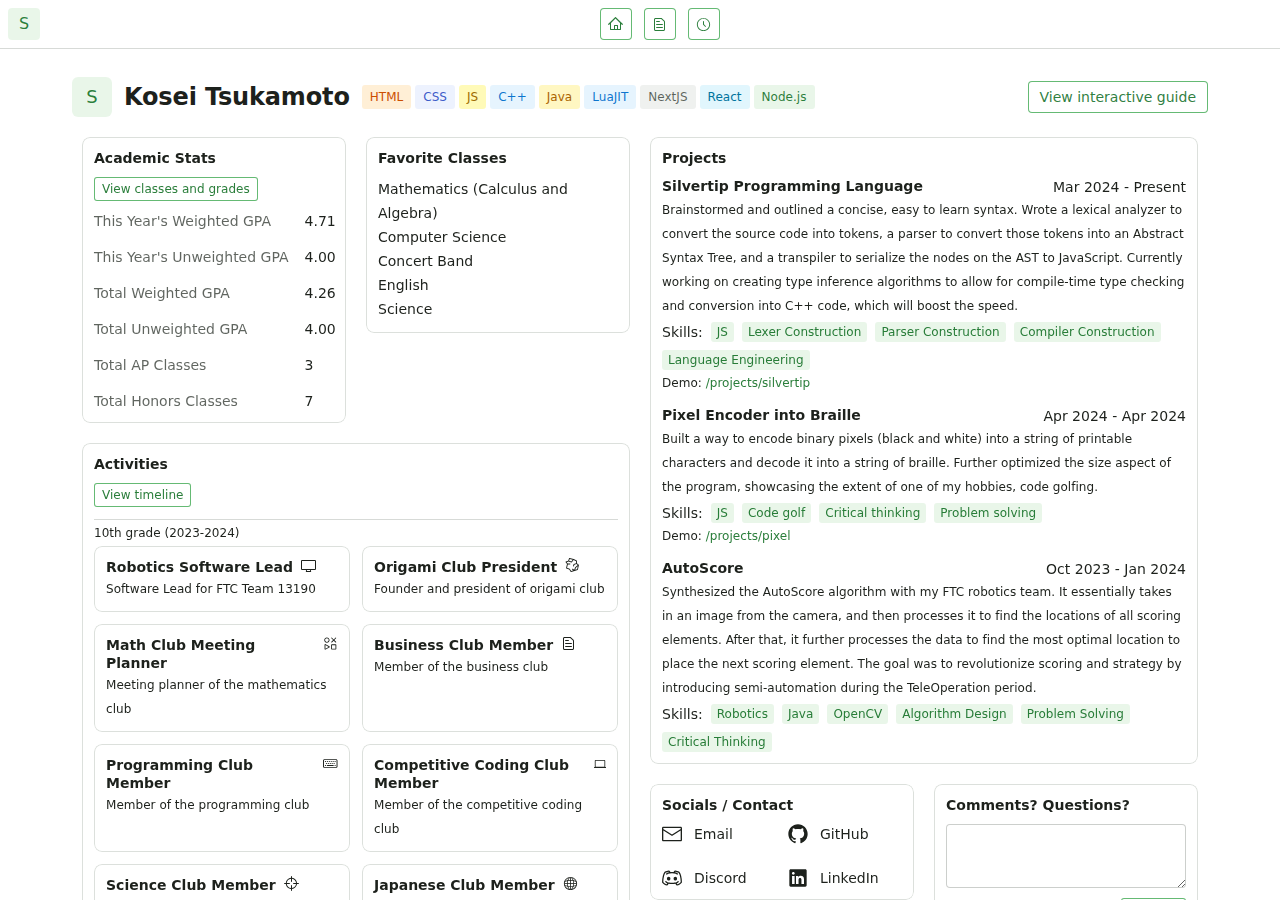
<file: index.html>
<!DOCTYPE html><html lang="en"><head><meta charSet="utf-8"/><meta name="viewport" content="width=device-width, initial-scale=1"/><link rel="stylesheet" href="/_next/static/css/b29b0954ef9db4df.css" crossorigin="" data-precedence="next"/><link rel="preload" as="script" fetchPriority="low" href="/_next/static/chunks/webpack-4ce8fe60b7f1b3c7.js" crossorigin=""/><script src="/_next/static/chunks/90234aad-58869044b4bb270c.js" async="" crossorigin=""></script><script src="/_next/static/chunks/672-e00f611842f894e2.js" async="" crossorigin=""></script><script src="/_next/static/chunks/main-app-bfff10f620b27582.js" async="" crossorigin=""></script><script src="/_next/static/chunks/f923c8e2-45ae5e7940ade453.js" async=""></script><script src="/_next/static/chunks/999-fee588a885abe752.js" async=""></script><script src="/_next/static/chunks/254-cc47274d4b23b786.js" async=""></script><script src="/_next/static/chunks/app/page-f6cc345144f2ed9b.js" async=""></script><script src="/_next/static/chunks/app/layout-27dfc4e52a475bc2.js" async=""></script><title>splitlane</title><meta name="description" content="splitlane"/><link rel="icon" href="/favicon.ico" type="image/x-icon" sizes="16x16"/><script src="/_next/static/chunks/polyfills-c67a75d1b6f99dc8.js" crossorigin="" noModule=""></script></head><body class="__className_aaf875"><div data-is-root-theme="true" data-accent-color="grass" data-gray-color="olive" data-has-background="true" data-panel-background="translucent" data-radius="medium" data-scaling="100%" class="radix-themes"><div dir="ltr" class="rt-ScrollAreaRoot h-screen" style="position:relative;--radix-scroll-area-corner-width:0px;--radix-scroll-area-corner-height:0px"><style>[data-radix-scroll-area-viewport]{scrollbar-width:none;-ms-overflow-style:none;-webkit-overflow-scrolling:touch;}[data-radix-scroll-area-viewport]::-webkit-scrollbar{display:none}</style><div data-radix-scroll-area-viewport="" class="rt-ScrollAreaViewport" style="overflow-x:hidden;overflow-y:hidden"><div style="min-width:100%;display:table"><div class="rt-Box relative"><div style="--height:8px" class="rt-Box rt-r-h no-print"></div><div class="rt-Flex rt-r-mb-2 rt-r-ml-2 no-print"><div class="rt-Flex rt-r-jc-start grow"><a data-state="closed" href="/"><span data-accent-color="" class="rt-reset rt-AvatarRoot rt-r-size-2 rt-variant-soft"><span class="rt-AvatarFallback"></span></span></a></div><div class="rt-Flex rt-r-jc-center rt-r-gap-3 grow mx-auto"><a data-state="closed" href="/"><button data-accent-color="" class="rt-reset rt-BaseButton rt-r-size-2 rt-variant-outline rt-IconButton"><svg width="15" height="15" viewBox="0 0 15 15" fill="none" xmlns="http://www.w3.org/2000/svg"><path d="M7.07926 0.222253C7.31275 -0.007434 7.6873 -0.007434 7.92079 0.222253L14.6708 6.86227C14.907 7.09465 14.9101 7.47453 14.6778 7.71076C14.4454 7.947 14.0655 7.95012 13.8293 7.71773L13 6.90201V12.5C13 12.7761 12.7762 13 12.5 13H2.50002C2.22388 13 2.00002 12.7761 2.00002 12.5V6.90201L1.17079 7.71773C0.934558 7.95012 0.554672 7.947 0.32229 7.71076C0.0899079 7.47453 0.0930283 7.09465 0.32926 6.86227L7.07926 0.222253ZM7.50002 1.49163L12 5.91831V12H10V8.49999C10 8.22385 9.77617 7.99999 9.50002 7.99999H6.50002C6.22388 7.99999 6.00002 8.22385 6.00002 8.49999V12H3.00002V5.91831L7.50002 1.49163ZM7.00002 12H9.00002V8.99999H7.00002V12Z" fill="currentColor" fill-rule="evenodd" clip-rule="evenodd"></path></svg></button></a><a data-state="closed" href="/classes"><button data-accent-color="" class="rt-reset rt-BaseButton rt-r-size-2 rt-variant-outline rt-IconButton"><svg width="15" height="15" viewBox="0 0 15 15" fill="none" xmlns="http://www.w3.org/2000/svg"><path d="M3 2.5C3 2.22386 3.22386 2 3.5 2H9.08579C9.21839 2 9.34557 2.05268 9.43934 2.14645L11.8536 4.56066C11.9473 4.65443 12 4.78161 12 4.91421V12.5C12 12.7761 11.7761 13 11.5 13H3.5C3.22386 13 3 12.7761 3 12.5V2.5ZM3.5 1C2.67157 1 2 1.67157 2 2.5V12.5C2 13.3284 2.67157 14 3.5 14H11.5C12.3284 14 13 13.3284 13 12.5V4.91421C13 4.51639 12.842 4.13486 12.5607 3.85355L10.1464 1.43934C9.86514 1.15804 9.48361 1 9.08579 1H3.5ZM4.5 4C4.22386 4 4 4.22386 4 4.5C4 4.77614 4.22386 5 4.5 5H7.5C7.77614 5 8 4.77614 8 4.5C8 4.22386 7.77614 4 7.5 4H4.5ZM4.5 7C4.22386 7 4 7.22386 4 7.5C4 7.77614 4.22386 8 4.5 8H10.5C10.7761 8 11 7.77614 11 7.5C11 7.22386 10.7761 7 10.5 7H4.5ZM4.5 10C4.22386 10 4 10.2239 4 10.5C4 10.7761 4.22386 11 4.5 11H10.5C10.7761 11 11 10.7761 11 10.5C11 10.2239 10.7761 10 10.5 10H4.5Z" fill="currentColor" fill-rule="evenodd" clip-rule="evenodd"></path></svg></button></a><a data-state="closed" href="/timeline"><button data-accent-color="" class="rt-reset rt-BaseButton rt-r-size-2 rt-variant-outline rt-IconButton"><svg width="15" height="15" viewBox="0 0 15 15" fill="none" xmlns="http://www.w3.org/2000/svg"><path d="M7.50009 0.877014C3.84241 0.877014 0.877258 3.84216 0.877258 7.49984C0.877258 11.1575 3.8424 14.1227 7.50009 14.1227C11.1578 14.1227 14.1229 11.1575 14.1229 7.49984C14.1229 3.84216 11.1577 0.877014 7.50009 0.877014ZM1.82726 7.49984C1.82726 4.36683 4.36708 1.82701 7.50009 1.82701C10.6331 1.82701 13.1729 4.36683 13.1729 7.49984C13.1729 10.6328 10.6331 13.1727 7.50009 13.1727C4.36708 13.1727 1.82726 10.6328 1.82726 7.49984ZM8 4.50001C8 4.22387 7.77614 4.00001 7.5 4.00001C7.22386 4.00001 7 4.22387 7 4.50001V7.50001C7 7.63262 7.05268 7.7598 7.14645 7.85357L9.14645 9.85357C9.34171 10.0488 9.65829 10.0488 9.85355 9.85357C10.0488 9.65831 10.0488 9.34172 9.85355 9.14646L8 7.29291V4.50001Z" fill="currentColor" fill-rule="evenodd" clip-rule="evenodd"></path></svg></button></a></div><div class="rt-Flex rt-r-jc-end grow"></div></div><span data-accent-color="gray" class="rt-Separator rt-r-orientation-horizontal rt-r-size-4 no-print"></span><div class="rt-Container rt-r-size-4"><div class="rt-ContainerInner"><div style="--height:28px" class="rt-Box rt-r-h"></div><div class="rt-Flex rt-r-gap-3"><span data-accent-color="" class="rt-reset rt-AvatarRoot rt-r-size-3 rt-variant-soft"><span class="rt-AvatarFallback"></span></span><h1 class="rt-Heading rt-r-size-6 my-auto">Kosei Tsukamoto</h1><div class="rt-Flex rt-r-gap-1 my-auto"><button data-accent-color="orange" type="button" aria-haspopup="dialog" aria-expanded="false" aria-controls="radix-:R1d6ukda:" data-state="closed" class="rt-reset rt-BaseButton rt-r-size-1 rt-variant-solid rt-Button rt-reset rt-Badge rt-r-size-1 rt-variant-soft">HTML</button><button data-accent-color="indigo" type="button" aria-haspopup="dialog" aria-expanded="false" aria-controls="radix-:R2d6ukda:" data-state="closed" class="rt-reset rt-BaseButton rt-r-size-1 rt-variant-solid rt-Button rt-reset rt-Badge rt-r-size-1 rt-variant-soft">CSS</button><button data-accent-color="yellow" type="button" aria-haspopup="dialog" aria-expanded="false" aria-controls="radix-:R3d6ukda:" data-state="closed" class="rt-reset rt-BaseButton rt-r-size-1 rt-variant-solid rt-Button rt-reset rt-Badge rt-r-size-1 rt-variant-soft">JS</button><button data-accent-color="blue" type="button" aria-haspopup="dialog" aria-expanded="false" aria-controls="radix-:R4d6ukda:" data-state="closed" class="rt-reset rt-BaseButton rt-r-size-1 rt-variant-solid rt-Button rt-reset rt-Badge rt-r-size-1 rt-variant-soft">C++</button><button data-accent-color="amber" type="button" aria-haspopup="dialog" aria-expanded="false" aria-controls="radix-:R5d6ukda:" data-state="closed" class="rt-reset rt-BaseButton rt-r-size-1 rt-variant-solid rt-Button rt-reset rt-Badge rt-r-size-1 rt-variant-soft">Java</button><button data-accent-color="blue" type="button" aria-haspopup="dialog" aria-expanded="false" aria-controls="radix-:R6d6ukda:" data-state="closed" class="rt-reset rt-BaseButton rt-r-size-1 rt-variant-solid rt-Button rt-reset rt-Badge rt-r-size-1 rt-variant-soft">LuaJIT</button><button data-accent-color="gray" type="button" aria-haspopup="dialog" aria-expanded="false" aria-controls="radix-:R7d6ukda:" data-state="closed" class="rt-reset rt-BaseButton rt-r-size-1 rt-variant-solid rt-Button rt-reset rt-Badge rt-r-size-1 rt-variant-soft">NextJS</button><button data-accent-color="sky" type="button" aria-haspopup="dialog" aria-expanded="false" aria-controls="radix-:R8d6ukda:" data-state="closed" class="rt-reset rt-BaseButton rt-r-size-1 rt-variant-solid rt-Button rt-reset rt-Badge rt-r-size-1 rt-variant-soft">React</button><button data-accent-color="grass" type="button" aria-haspopup="dialog" aria-expanded="false" aria-controls="radix-:R9d6ukda:" data-state="closed" class="rt-reset rt-BaseButton rt-r-size-1 rt-variant-solid rt-Button rt-reset rt-Badge rt-r-size-1 rt-variant-soft">Node.js</button></div><button data-accent-color="" class="rt-reset rt-BaseButton rt-r-size-2 rt-variant-outline rt-Button ml-auto my-auto no-print">View interactive guide</button></div><div style="--height:10px" class="rt-Box rt-r-h"></div><div class="rt-Flex"><div style="--width:50%" class="rt-Box rt-r-w"><div class="rt-Flex rt-r-fw-wrap"><div style="--width:50%" class="rt-Box rt-r-w no-print"><div id="academicStats" style="--m:10px;z-index:0" class="rt-reset rt-BaseCard rt-Card rt-r-size-1 rt-variant-surface rt-r-m"><h1 class="rt-Heading rt-r-size-2">Academic Stats</h1><div style="--height:10px" class="rt-Box rt-r-h"></div><a href="/classes"><button data-accent-color="" class="rt-reset rt-BaseButton rt-r-size-1 rt-variant-outline rt-Button">View classes and grades</button></a><div style="--height:10px" class="rt-Box rt-r-h"></div><dl class="rt-Text rt-DataListRoot rt-r-orientation-horizontal rt-r-size-2"><div class="rt-DataListItem"><dt class="rt-DataListLabel">This Year&#x27;s Weighted GPA</dt><dd class="rt-DataListValue">4.71</dd></div><div class="rt-DataListItem"><dt class="rt-DataListLabel">This Year&#x27;s Unweighted GPA</dt><dd class="rt-DataListValue">4.00</dd></div><div class="rt-DataListItem"><dt class="rt-DataListLabel">Total Weighted GPA</dt><dd class="rt-DataListValue">4.26</dd></div><div class="rt-DataListItem"><dt class="rt-DataListLabel">Total Unweighted GPA</dt><dd class="rt-DataListValue">4.00</dd></div><div class="rt-DataListItem"><dt class="rt-DataListLabel">Total AP Classes</dt><dd class="rt-DataListValue">3</dd></div><div class="rt-DataListItem"><dt class="rt-DataListLabel">Total Honors Classes</dt><dd class="rt-DataListValue">7</dd></div></dl></div></div><div style="--width:50%" class="rt-Box rt-r-w no-print"><div id="favoriteClasses" style="--m:10px;z-index:0" class="rt-reset rt-BaseCard rt-Card rt-r-size-1 rt-variant-surface rt-r-m"><h1 class="rt-Heading rt-r-size-2">Favorite Classes</h1><div style="--height:10px" class="rt-Box rt-r-h"></div><ul><li><span class="rt-Text rt-r-size-2">Mathematics (Calculus and Algebra)</span></li><li><span class="rt-Text rt-r-size-2">Computer Science</span></li><li><span class="rt-Text rt-r-size-2">Concert Band</span></li><li><span class="rt-Text rt-r-size-2">English</span></li><li><span class="rt-Text rt-r-size-2">Science</span></li></ul></div></div><div style="--width:100%" class="rt-Box rt-r-w"><div id="activities" style="--m:10px;z-index:0" class="rt-reset rt-BaseCard rt-Card rt-r-size-1 rt-variant-surface rt-r-m"><h1 class="rt-Heading rt-r-size-2">Activities</h1><div style="--height:10px" class="rt-Box rt-r-h"></div><a href="/timeline"><button data-accent-color="" class="rt-reset rt-BaseButton rt-r-size-1 rt-variant-outline rt-Button">View timeline</button></a><div style="--height:12px" class="rt-Box rt-r-h"></div><span data-accent-color="gray" class="rt-Separator rt-r-orientation-horizontal rt-r-size-4"></span><span class="rt-Text rt-r-size-1">10<!-- -->th grade (<!-- -->2023-2024<!-- -->)</span><div style="--height:2px" class="rt-Box rt-r-h"></div><div class="rt-Grid rt-r-gtc-2 rt-r-gap-3"><div class="rt-reset rt-BaseCard rt-Card rt-r-size-1 rt-variant-surface"><div class="rt-Flex rt-r-gap-2"><h1 class="rt-Heading rt-r-size-2">Robotics Software Lead</h1><svg width="15" height="15" viewBox="0 0 15 15" fill="none" xmlns="http://www.w3.org/2000/svg"><path d="M1 3.25C1 3.11193 1.11193 3 1.25 3H13.75C13.8881 3 14 3.11193 14 3.25V10.75C14 10.8881 13.8881 11 13.75 11H1.25C1.11193 11 1 10.8881 1 10.75V3.25ZM1.25 2C0.559643 2 0 2.55964 0 3.25V10.75C0 11.4404 0.559644 12 1.25 12H5.07341L4.82991 13.2986C4.76645 13.6371 5.02612 13.95 5.37049 13.95H9.62951C9.97389 13.95 10.2336 13.6371 10.1701 13.2986L9.92659 12H13.75C14.4404 12 15 11.4404 15 10.75V3.25C15 2.55964 14.4404 2 13.75 2H1.25ZM9.01091 12H5.98909L5.79222 13.05H9.20778L9.01091 12Z" fill="currentColor" fill-rule="evenodd" clip-rule="evenodd"></path></svg></div><span class="rt-Text rt-r-size-1">Software Lead for FTC Team 13190</span></div><div class="rt-reset rt-BaseCard rt-Card rt-r-size-1 rt-variant-surface"><div class="rt-Flex rt-r-gap-2"><h1 class="rt-Heading rt-r-size-2">Origami Club President</h1><svg width="15" height="15" viewBox="0 0 15 15" fill="none" xmlns="http://www.w3.org/2000/svg"><path d="M4.60913 0.0634287C4.39082 0.0088505 4.16575 0.12393 4.08218 0.332867L3.1538 2.6538L0.832866 3.58218C0.702884 3.63417 0.604504 3.7437 0.566705 3.87849C0.528906 4.01329 0.555994 4.158 0.639992 4.26999L2.01148 6.09864L1.06343 9.89085C1.00944 10.1068 1.12145 10.3298 1.32691 10.4154L4.20115 11.613L5.62557 13.7496C5.73412 13.9124 5.93545 13.9864 6.12362 13.9327L9.62362 12.9327C9.62988 12.9309 9.63611 12.929 9.64229 12.9269L12.6423 11.9269C12.7923 11.8769 12.905 11.7519 12.9393 11.5976L13.9393 7.09761C13.9776 6.92506 13.9114 6.74605 13.77 6.63999L11.95 5.27499V2.99999C11.95 2.82955 11.8537 2.67373 11.7012 2.5975L8.70124 1.0975C8.67187 1.08282 8.64098 1.07139 8.60913 1.06343L4.60913 0.0634287ZM11.4323 6.01173L12.7748 7.01858L10.2119 9.15429C10.1476 9.20786 10.0995 9.2783 10.0731 9.35769L9.25382 11.8155L7.73849 10.8684C7.52774 10.7367 7.25011 10.8007 7.11839 11.0115C6.98667 11.2222 7.05074 11.4999 7.26149 11.6316L8.40341 12.3453L6.19221 12.9771L4.87441 11.0004C4.82513 10.9265 4.75508 10.8688 4.67307 10.8346L2.03046 9.73352L2.85134 6.44999H4.99999C5.24852 6.44999 5.44999 6.24852 5.44999 5.99999C5.44999 5.75146 5.24852 5.54999 4.99999 5.54999H2.72499L1.7123 4.19974L3.51407 3.47903L6.35769 4.4269C6.53655 4.48652 6.73361 4.42832 6.85138 4.28111L8.62413 2.06518L11.05 3.27811V5.19533L8.83287 6.08218C8.70996 6.13134 8.61494 6.23212 8.57308 6.35769L8.07308 7.85769C7.99449 8.09346 8.12191 8.34831 8.35769 8.4269C8.59346 8.50549 8.84831 8.37807 8.9269 8.14229L9.3609 6.84029L11.4323 6.01173ZM7.71052 1.76648L6.34462 3.47386L4.09505 2.724L4.77192 1.03183L7.71052 1.76648ZM10.2115 11.7885L12.116 11.1537L12.7745 8.19034L10.8864 9.76374L10.2115 11.7885Z" fill="currentColor" fill-rule="evenodd" clip-rule="evenodd"></path></svg></div><span class="rt-Text rt-r-size-1">Founder and president of origami club</span></div><div class="rt-reset rt-BaseCard rt-Card rt-r-size-1 rt-variant-surface"><div class="rt-Flex rt-r-gap-2"><h1 class="rt-Heading rt-r-size-2">Math Club Meeting Planner</h1><svg width="15" height="15" viewBox="0 0 15 15" fill="none" xmlns="http://www.w3.org/2000/svg"><path d="M2.14921 3.99996C2.14921 2.97778 2.97784 2.14915 4.00002 2.14915C5.02219 2.14915 5.85083 2.97778 5.85083 3.99996C5.85083 5.02213 5.02219 5.85077 4.00002 5.85077C2.97784 5.85077 2.14921 5.02213 2.14921 3.99996ZM4.00002 1.24915C2.48079 1.24915 1.24921 2.48073 1.24921 3.99996C1.24921 5.51919 2.48079 6.75077 4.00002 6.75077C5.51925 6.75077 6.75083 5.51919 6.75083 3.99996C6.75083 2.48073 5.51925 1.24915 4.00002 1.24915ZM5.82034 11.0001L2.49998 12.8369V9.16331L5.82034 11.0001ZM2.63883 8.21159C2.17228 7.9535 1.59998 8.29093 1.59998 8.82411V13.1761C1.59998 13.7093 2.17228 14.0467 2.63883 13.7886L6.57235 11.6126C7.05389 11.3462 7.05389 10.654 6.57235 10.3876L2.63883 8.21159ZM8.30001 9.00003C8.30001 8.61343 8.61341 8.30003 9.00001 8.30003H13C13.3866 8.30003 13.7 8.61343 13.7 9.00003V13C13.7 13.3866 13.3866 13.7 13 13.7H9.00001C8.61341 13.7 8.30001 13.3866 8.30001 13V9.00003ZM9.20001 9.20003V12.8H12.8V9.20003H9.20001ZM13.4432 2.19311C13.6189 2.01737 13.6189 1.73245 13.4432 1.55671C13.2675 1.38098 12.9826 1.38098 12.8068 1.55671L11 3.36353L9.19321 1.55674C9.01748 1.381 8.73255 1.381 8.55682 1.55674C8.38108 1.73247 8.38108 2.0174 8.55682 2.19313L10.3636 3.99992L8.55682 5.80671C8.38108 5.98245 8.38108 6.26737 8.55682 6.44311C8.73255 6.61885 9.01748 6.61885 9.19321 6.44311L11 4.63632L12.8068 6.44314C12.9826 6.61887 13.2675 6.61887 13.4432 6.44314C13.6189 6.2674 13.6189 5.98247 13.4432 5.80674L11.6364 3.99992L13.4432 2.19311Z" fill="currentColor" fill-rule="evenodd" clip-rule="evenodd"></path></svg></div><span class="rt-Text rt-r-size-1">Meeting planner of the mathematics club</span></div><div class="rt-reset rt-BaseCard rt-Card rt-r-size-1 rt-variant-surface"><div class="rt-Flex rt-r-gap-2"><h1 class="rt-Heading rt-r-size-2">Business Club Member</h1><svg width="15" height="15" viewBox="0 0 15 15" fill="none" xmlns="http://www.w3.org/2000/svg"><path d="M3 2.5C3 2.22386 3.22386 2 3.5 2H9.08579C9.21839 2 9.34557 2.05268 9.43934 2.14645L11.8536 4.56066C11.9473 4.65443 12 4.78161 12 4.91421V12.5C12 12.7761 11.7761 13 11.5 13H3.5C3.22386 13 3 12.7761 3 12.5V2.5ZM3.5 1C2.67157 1 2 1.67157 2 2.5V12.5C2 13.3284 2.67157 14 3.5 14H11.5C12.3284 14 13 13.3284 13 12.5V4.91421C13 4.51639 12.842 4.13486 12.5607 3.85355L10.1464 1.43934C9.86514 1.15804 9.48361 1 9.08579 1H3.5ZM4.5 4C4.22386 4 4 4.22386 4 4.5C4 4.77614 4.22386 5 4.5 5H7.5C7.77614 5 8 4.77614 8 4.5C8 4.22386 7.77614 4 7.5 4H4.5ZM4.5 7C4.22386 7 4 7.22386 4 7.5C4 7.77614 4.22386 8 4.5 8H10.5C10.7761 8 11 7.77614 11 7.5C11 7.22386 10.7761 7 10.5 7H4.5ZM4.5 10C4.22386 10 4 10.2239 4 10.5C4 10.7761 4.22386 11 4.5 11H10.5C10.7761 11 11 10.7761 11 10.5C11 10.2239 10.7761 10 10.5 10H4.5Z" fill="currentColor" fill-rule="evenodd" clip-rule="evenodd"></path></svg></div><span class="rt-Text rt-r-size-1">Member of the business club</span></div><div class="rt-reset rt-BaseCard rt-Card rt-r-size-1 rt-variant-surface"><div class="rt-Flex rt-r-gap-2"><h1 class="rt-Heading rt-r-size-2">Programming Club Member</h1><svg width="15" height="15" viewBox="0 0 15 15" fill="none" xmlns="http://www.w3.org/2000/svg"><path fill-rule="evenodd" clip-rule="evenodd" d="M13.5 4H1.5C1.22386 4 1 4.22386 1 4.5V10.5C1 10.7761 1.22386 11 1.5 11H13.5C13.7761 11 14 10.7761 14 10.5V4.5C14 4.22386 13.7761 4 13.5 4ZM1.5 3C0.671573 3 0 3.67157 0 4.5V10.5C0 11.3284 0.671573 12 1.5 12H13.5C14.3284 12 15 11.3284 15 10.5V4.5C15 3.67157 14.3284 3 13.5 3H1.5ZM2 5H3V6H2V5ZM5 5H4V6H5V5ZM6 5H7V6H6V5ZM9 5H8V6H9V5ZM10 5H11V6H10V5ZM13 5H12V6H13V5ZM11 7H12V8H11V7ZM13 9H12V10H13V9ZM9 7H10V8H9V7ZM8 7H7V8H8V7ZM5 7H6V8H5V7ZM4 7H3V8H4V7ZM2 9H3V10H2V9ZM11 9H4V10H11V9Z" fill="currentColor"></path></svg></div><span class="rt-Text rt-r-size-1">Member of the programming club</span></div><div class="rt-reset rt-BaseCard rt-Card rt-r-size-1 rt-variant-surface"><div class="rt-Flex rt-r-gap-2"><h1 class="rt-Heading rt-r-size-2">Competitive Coding Club Member</h1><svg width="15" height="15" viewBox="0 0 15 15" fill="none" xmlns="http://www.w3.org/2000/svg"><path d="M2 4.25C2 4.11193 2.11193 4 2.25 4H12.75C12.8881 4 13 4.11193 13 4.25V11.5H2V4.25ZM2.25 3C1.55964 3 1 3.55964 1 4.25V12H0V12.5C0 12.7761 0.223858 13 0.5 13H14.5C14.7761 13 15 12.7761 15 12.5V12H14V4.25C14 3.55964 13.4404 3 12.75 3H2.25Z" fill="currentColor" fill-rule="evenodd" clip-rule="evenodd"></path></svg></div><span class="rt-Text rt-r-size-1">Member of the competitive coding club</span></div><div class="rt-reset rt-BaseCard rt-Card rt-r-size-1 rt-variant-surface"><div class="rt-Flex rt-r-gap-2"><h1 class="rt-Heading rt-r-size-2">Science Club Member</h1><svg width="15" height="15" viewBox="0 0 15 15" fill="none" xmlns="http://www.w3.org/2000/svg"><path d="M7.5 0C7.77614 0 8 0.223858 8 0.5V1.80687C10.6922 2.0935 12.8167 4.28012 13.0068 7H14.5C14.7761 7 15 7.22386 15 7.5C15 7.77614 14.7761 8 14.5 8H12.9888C12.7094 10.6244 10.6244 12.7094 8 12.9888V14.5C8 14.7761 7.77614 15 7.5 15C7.22386 15 7 14.7761 7 14.5V13.0068C4.28012 12.8167 2.0935 10.6922 1.80687 8H0.5C0.223858 8 0 7.77614 0 7.5C0 7.22386 0.223858 7 0.5 7H1.78886C1.98376 4.21166 4.21166 1.98376 7 1.78886V0.5C7 0.223858 7.22386 0 7.5 0ZM8 12.0322V9.5C8 9.22386 7.77614 9 7.5 9C7.22386 9 7 9.22386 7 9.5V12.054C4.80517 11.8689 3.04222 10.1668 2.76344 8H5.5C5.77614 8 6 7.77614 6 7.5C6 7.22386 5.77614 7 5.5 7H2.7417C2.93252 4.73662 4.73662 2.93252 7 2.7417V5.5C7 5.77614 7.22386 6 7.5 6C7.77614 6 8 5.77614 8 5.5V2.76344C10.1668 3.04222 11.8689 4.80517 12.054 7H9.5C9.22386 7 9 7.22386 9 7.5C9 7.77614 9.22386 8 9.5 8H12.0322C11.7621 10.0991 10.0991 11.7621 8 12.0322Z" fill="currentColor" fill-rule="evenodd" clip-rule="evenodd"></path></svg></div><span class="rt-Text rt-r-size-1">Member of the science club</span></div><div class="rt-reset rt-BaseCard rt-Card rt-r-size-1 rt-variant-surface"><div class="rt-Flex rt-r-gap-2"><h1 class="rt-Heading rt-r-size-2">Japanese Club Member</h1><svg width="15" height="15" viewBox="0 0 15 15" fill="none" xmlns="http://www.w3.org/2000/svg"><path d="M7.49996 1.80002C4.35194 1.80002 1.79996 4.352 1.79996 7.50002C1.79996 10.648 4.35194 13.2 7.49996 13.2C10.648 13.2 13.2 10.648 13.2 7.50002C13.2 4.352 10.648 1.80002 7.49996 1.80002ZM0.899963 7.50002C0.899963 3.85494 3.85488 0.900024 7.49996 0.900024C11.145 0.900024 14.1 3.85494 14.1 7.50002C14.1 11.1451 11.145 14.1 7.49996 14.1C3.85488 14.1 0.899963 11.1451 0.899963 7.50002Z" fill="currentColor" fill-rule="evenodd" clip-rule="evenodd"></path><path d="M13.4999 7.89998H1.49994V7.09998H13.4999V7.89998Z" fill="currentColor" fill-rule="evenodd" clip-rule="evenodd"></path><path d="M7.09991 13.5V1.5H7.89991V13.5H7.09991zM10.375 7.49998C10.375 5.32724 9.59364 3.17778 8.06183 1.75656L8.53793 1.24341C10.2396 2.82218 11.075 5.17273 11.075 7.49998 11.075 9.82724 10.2396 12.1778 8.53793 13.7566L8.06183 13.2434C9.59364 11.8222 10.375 9.67273 10.375 7.49998zM3.99969 7.5C3.99969 5.17611 4.80786 2.82678 6.45768 1.24719L6.94177 1.75281C5.4582 3.17323 4.69969 5.32389 4.69969 7.5 4.6997 9.67611 5.45822 11.8268 6.94179 13.2472L6.45769 13.7528C4.80788 12.1732 3.9997 9.8239 3.99969 7.5z" fill="currentColor" fill-rule="evenodd" clip-rule="evenodd"></path><path d="M7.49996 3.95801C9.66928 3.95801 11.8753 4.35915 13.3706 5.19448 13.5394 5.28875 13.5998 5.50197 13.5055 5.67073 13.4113 5.83948 13.198 5.89987 13.0293 5.8056 11.6794 5.05155 9.60799 4.65801 7.49996 4.65801 5.39192 4.65801 3.32052 5.05155 1.97064 5.8056 1.80188 5.89987 1.58866 5.83948 1.49439 5.67073 1.40013 5.50197 1.46051 5.28875 1.62927 5.19448 3.12466 4.35915 5.33063 3.95801 7.49996 3.95801zM7.49996 10.85C9.66928 10.85 11.8753 10.4488 13.3706 9.6135 13.5394 9.51924 13.5998 9.30601 13.5055 9.13726 13.4113 8.9685 13.198 8.90812 13.0293 9.00238 11.6794 9.75643 9.60799 10.15 7.49996 10.15 5.39192 10.15 3.32052 9.75643 1.97064 9.00239 1.80188 8.90812 1.58866 8.9685 1.49439 9.13726 1.40013 9.30601 1.46051 9.51924 1.62927 9.6135 3.12466 10.4488 5.33063 10.85 7.49996 10.85z" fill="currentColor" fill-rule="evenodd" clip-rule="evenodd"></path></svg></div><span class="rt-Text rt-r-size-1">Member of the Japanese club</span></div></div><div style="--height:12px" class="rt-Box rt-r-h"></div><span data-accent-color="gray" class="rt-Separator rt-r-orientation-horizontal rt-r-size-4"></span><span class="rt-Text rt-r-size-1">9<!-- -->th grade (<!-- -->2022-2023<!-- -->)</span><div style="--height:2px" class="rt-Box rt-r-h"></div><div class="rt-Grid rt-r-gtc-2 rt-r-gap-3"><div class="rt-reset rt-BaseCard rt-Card rt-r-size-1 rt-variant-surface"><div class="rt-Flex rt-r-gap-2"><h1 class="rt-Heading rt-r-size-2">Robotics Software Member</h1><svg width="15" height="15" viewBox="0 0 15 15" fill="none" xmlns="http://www.w3.org/2000/svg"><path d="M1 3.25C1 3.11193 1.11193 3 1.25 3H13.75C13.8881 3 14 3.11193 14 3.25V10.75C14 10.8881 13.8881 11 13.75 11H1.25C1.11193 11 1 10.8881 1 10.75V3.25ZM1.25 2C0.559643 2 0 2.55964 0 3.25V10.75C0 11.4404 0.559644 12 1.25 12H5.07341L4.82991 13.2986C4.76645 13.6371 5.02612 13.95 5.37049 13.95H9.62951C9.97389 13.95 10.2336 13.6371 10.1701 13.2986L9.92659 12H13.75C14.4404 12 15 11.4404 15 10.75V3.25C15 2.55964 14.4404 2 13.75 2H1.25ZM9.01091 12H5.98909L5.79222 13.05H9.20778L9.01091 12Z" fill="currentColor" fill-rule="evenodd" clip-rule="evenodd"></path></svg></div><span class="rt-Text rt-r-size-1">Software Member for FTC Team 13190</span></div><div class="rt-reset rt-BaseCard rt-Card rt-r-size-1 rt-variant-surface"><div class="rt-Flex rt-r-gap-2"><h1 class="rt-Heading rt-r-size-2">Math Club Member</h1><svg width="15" height="15" viewBox="0 0 15 15" fill="none" xmlns="http://www.w3.org/2000/svg"><path d="M2.14921 3.99996C2.14921 2.97778 2.97784 2.14915 4.00002 2.14915C5.02219 2.14915 5.85083 2.97778 5.85083 3.99996C5.85083 5.02213 5.02219 5.85077 4.00002 5.85077C2.97784 5.85077 2.14921 5.02213 2.14921 3.99996ZM4.00002 1.24915C2.48079 1.24915 1.24921 2.48073 1.24921 3.99996C1.24921 5.51919 2.48079 6.75077 4.00002 6.75077C5.51925 6.75077 6.75083 5.51919 6.75083 3.99996C6.75083 2.48073 5.51925 1.24915 4.00002 1.24915ZM5.82034 11.0001L2.49998 12.8369V9.16331L5.82034 11.0001ZM2.63883 8.21159C2.17228 7.9535 1.59998 8.29093 1.59998 8.82411V13.1761C1.59998 13.7093 2.17228 14.0467 2.63883 13.7886L6.57235 11.6126C7.05389 11.3462 7.05389 10.654 6.57235 10.3876L2.63883 8.21159ZM8.30001 9.00003C8.30001 8.61343 8.61341 8.30003 9.00001 8.30003H13C13.3866 8.30003 13.7 8.61343 13.7 9.00003V13C13.7 13.3866 13.3866 13.7 13 13.7H9.00001C8.61341 13.7 8.30001 13.3866 8.30001 13V9.00003ZM9.20001 9.20003V12.8H12.8V9.20003H9.20001ZM13.4432 2.19311C13.6189 2.01737 13.6189 1.73245 13.4432 1.55671C13.2675 1.38098 12.9826 1.38098 12.8068 1.55671L11 3.36353L9.19321 1.55674C9.01748 1.381 8.73255 1.381 8.55682 1.55674C8.38108 1.73247 8.38108 2.0174 8.55682 2.19313L10.3636 3.99992L8.55682 5.80671C8.38108 5.98245 8.38108 6.26737 8.55682 6.44311C8.73255 6.61885 9.01748 6.61885 9.19321 6.44311L11 4.63632L12.8068 6.44314C12.9826 6.61887 13.2675 6.61887 13.4432 6.44314C13.6189 6.2674 13.6189 5.98247 13.4432 5.80674L11.6364 3.99992L13.4432 2.19311Z" fill="currentColor" fill-rule="evenodd" clip-rule="evenodd"></path></svg></div><span class="rt-Text rt-r-size-1">Member of the mathematics club</span></div><div class="rt-reset rt-BaseCard rt-Card rt-r-size-1 rt-variant-surface"><div class="rt-Flex rt-r-gap-2"><h1 class="rt-Heading rt-r-size-2">Japanese Club Member</h1><svg width="15" height="15" viewBox="0 0 15 15" fill="none" xmlns="http://www.w3.org/2000/svg"><path d="M7.49996 1.80002C4.35194 1.80002 1.79996 4.352 1.79996 7.50002C1.79996 10.648 4.35194 13.2 7.49996 13.2C10.648 13.2 13.2 10.648 13.2 7.50002C13.2 4.352 10.648 1.80002 7.49996 1.80002ZM0.899963 7.50002C0.899963 3.85494 3.85488 0.900024 7.49996 0.900024C11.145 0.900024 14.1 3.85494 14.1 7.50002C14.1 11.1451 11.145 14.1 7.49996 14.1C3.85488 14.1 0.899963 11.1451 0.899963 7.50002Z" fill="currentColor" fill-rule="evenodd" clip-rule="evenodd"></path><path d="M13.4999 7.89998H1.49994V7.09998H13.4999V7.89998Z" fill="currentColor" fill-rule="evenodd" clip-rule="evenodd"></path><path d="M7.09991 13.5V1.5H7.89991V13.5H7.09991zM10.375 7.49998C10.375 5.32724 9.59364 3.17778 8.06183 1.75656L8.53793 1.24341C10.2396 2.82218 11.075 5.17273 11.075 7.49998 11.075 9.82724 10.2396 12.1778 8.53793 13.7566L8.06183 13.2434C9.59364 11.8222 10.375 9.67273 10.375 7.49998zM3.99969 7.5C3.99969 5.17611 4.80786 2.82678 6.45768 1.24719L6.94177 1.75281C5.4582 3.17323 4.69969 5.32389 4.69969 7.5 4.6997 9.67611 5.45822 11.8268 6.94179 13.2472L6.45769 13.7528C4.80788 12.1732 3.9997 9.8239 3.99969 7.5z" fill="currentColor" fill-rule="evenodd" clip-rule="evenodd"></path><path d="M7.49996 3.95801C9.66928 3.95801 11.8753 4.35915 13.3706 5.19448 13.5394 5.28875 13.5998 5.50197 13.5055 5.67073 13.4113 5.83948 13.198 5.89987 13.0293 5.8056 11.6794 5.05155 9.60799 4.65801 7.49996 4.65801 5.39192 4.65801 3.32052 5.05155 1.97064 5.8056 1.80188 5.89987 1.58866 5.83948 1.49439 5.67073 1.40013 5.50197 1.46051 5.28875 1.62927 5.19448 3.12466 4.35915 5.33063 3.95801 7.49996 3.95801zM7.49996 10.85C9.66928 10.85 11.8753 10.4488 13.3706 9.6135 13.5394 9.51924 13.5998 9.30601 13.5055 9.13726 13.4113 8.9685 13.198 8.90812 13.0293 9.00238 11.6794 9.75643 9.60799 10.15 7.49996 10.15 5.39192 10.15 3.32052 9.75643 1.97064 9.00239 1.80188 8.90812 1.58866 8.9685 1.49439 9.13726 1.40013 9.30601 1.46051 9.51924 1.62927 9.6135 3.12466 10.4488 5.33063 10.85 7.49996 10.85z" fill="currentColor" fill-rule="evenodd" clip-rule="evenodd"></path></svg></div><span class="rt-Text rt-r-size-1">Member of the Japanese club</span></div></div></div></div></div></div><div style="--width:50%" class="rt-Box rt-r-w"><div class="rt-Flex rt-r-fw-wrap"><div style="--width:100%" class="rt-Box rt-r-w"><div id="projects" style="--m:10px;z-index:0" class="rt-reset rt-BaseCard rt-Card rt-r-size-1 rt-variant-surface rt-r-m"><h1 class="rt-Heading rt-r-size-2">Projects</h1><div style="--height:10px" class="rt-Box rt-r-h"></div><div class="rt-Flex rt-r-fw-wrap rt-r-gap-3"><div style="--width:100%" class="rt-Box rt-r-w"><div class="rt-Flex"><h1 class="rt-Heading rt-r-size-2">Silvertip Programming Language</h1><span class="rt-Text rt-r-size-2 ml-auto">Mar 2024 - Present</span></div><span class="rt-Text rt-r-size-1">Brainstormed and outlined a concise, easy to learn syntax. Wrote a lexical analyzer to convert the source code into tokens, a parser to convert those tokens into an Abstract Syntax Tree, and a transpiler to serialize the nodes on the AST to JavaScript. Currently working on creating type inference algorithms to allow for compile-time type checking and conversion into C++ code, which will boost the speed.</span><div style="--height:5px" class="rt-Box rt-r-h"></div><div class="rt-Flex rt-r-fw-wrap rt-r-gap-2"><span class="rt-Text rt-r-size-2">Skills:</span><span data-accent-color="" class="rt-reset rt-Badge rt-r-size-1 rt-variant-soft">JS</span><span data-accent-color="" class="rt-reset rt-Badge rt-r-size-1 rt-variant-soft">Lexer Construction</span><span data-accent-color="" class="rt-reset rt-Badge rt-r-size-1 rt-variant-soft">Parser Construction</span><span data-accent-color="" class="rt-reset rt-Badge rt-r-size-1 rt-variant-soft">Compiler Construction</span><span data-accent-color="" class="rt-reset rt-Badge rt-r-size-1 rt-variant-soft">Language Engineering</span></div><span class="rt-Text rt-r-size-1">Demo: <a data-accent-color="" href="/projects/silvertip" class="rt-Text rt-reset rt-Link rt-underline-auto">/projects/silvertip</a></span></div><div style="--width:100%" class="rt-Box rt-r-w"><div class="rt-Flex"><h1 class="rt-Heading rt-r-size-2">Pixel Encoder into Braille</h1><span class="rt-Text rt-r-size-2 ml-auto">Apr 2024 - Apr 2024</span></div><span class="rt-Text rt-r-size-1">Built a way to encode binary pixels (black and white) into a string of printable characters and decode it into a string of braille. Further optimized the size aspect of the program, showcasing the extent of one of my hobbies, code golfing.</span><div style="--height:5px" class="rt-Box rt-r-h"></div><div class="rt-Flex rt-r-fw-wrap rt-r-gap-2"><span class="rt-Text rt-r-size-2">Skills:</span><span data-accent-color="" class="rt-reset rt-Badge rt-r-size-1 rt-variant-soft">JS</span><span data-accent-color="" class="rt-reset rt-Badge rt-r-size-1 rt-variant-soft">Code golf</span><span data-accent-color="" class="rt-reset rt-Badge rt-r-size-1 rt-variant-soft">Critical thinking</span><span data-accent-color="" class="rt-reset rt-Badge rt-r-size-1 rt-variant-soft">Problem solving</span></div><span class="rt-Text rt-r-size-1">Demo: <a data-accent-color="" href="/projects/pixel" class="rt-Text rt-reset rt-Link rt-underline-auto">/projects/pixel</a></span></div><div style="--width:100%" class="rt-Box rt-r-w"><div class="rt-Flex"><h1 class="rt-Heading rt-r-size-2">AutoScore</h1><span class="rt-Text rt-r-size-2 ml-auto">Oct 2023 - Jan 2024</span></div><span class="rt-Text rt-r-size-1">Synthesized the AutoScore algorithm with my FTC robotics team. It essentially takes in an image from the camera, and then processes it to find the locations of all scoring elements. After that, it further processes the data to find the most optimal location to place the next scoring element. The goal was to revolutionize scoring and strategy by introducing semi-automation during the TeleOperation period.</span><div style="--height:5px" class="rt-Box rt-r-h"></div><div class="rt-Flex rt-r-fw-wrap rt-r-gap-2"><span class="rt-Text rt-r-size-2">Skills:</span><span data-accent-color="" class="rt-reset rt-Badge rt-r-size-1 rt-variant-soft">Robotics</span><span data-accent-color="" class="rt-reset rt-Badge rt-r-size-1 rt-variant-soft">Java</span><span data-accent-color="" class="rt-reset rt-Badge rt-r-size-1 rt-variant-soft">OpenCV</span><span data-accent-color="" class="rt-reset rt-Badge rt-r-size-1 rt-variant-soft">Algorithm Design</span><span data-accent-color="" class="rt-reset rt-Badge rt-r-size-1 rt-variant-soft">Problem Solving</span><span data-accent-color="" class="rt-reset rt-Badge rt-r-size-1 rt-variant-soft">Critical Thinking</span></div></div></div></div></div><div style="--width:50%" class="rt-Box rt-r-w"><div id="socialsContact" style="--m:10px;z-index:0" class="rt-reset rt-BaseCard rt-Card rt-r-size-1 rt-variant-surface rt-r-m no-print"><h1 class="rt-Heading rt-r-size-2">Socials / Contact</h1><div style="--height:10px" class="rt-Box rt-r-h"></div><div class="rt-Grid rt-r-gtc-2 rt-r-cg-3 rt-r-rg-5"><a target="_blank" rel="noopener noreferrer" href="mailto:kosei.tsukamoto@gmail.com"><div class="rt-Flex rt-r-gap-3"><svg width="20px" height="20px" viewBox="0 0 15 15" fill="none" xmlns="http://www.w3.org/2000/svg"><path d="M1 2C0.447715 2 0 2.44772 0 3V12C0 12.5523 0.447715 13 1 13H14C14.5523 13 15 12.5523 15 12V3C15 2.44772 14.5523 2 14 2H1ZM1 3L14 3V3.92494C13.9174 3.92486 13.8338 3.94751 13.7589 3.99505L7.5 7.96703L1.24112 3.99505C1.16621 3.94751 1.0826 3.92486 1 3.92494V3ZM1 4.90797V12H14V4.90797L7.74112 8.87995C7.59394 8.97335 7.40606 8.97335 7.25888 8.87995L1 4.90797Z" fill="currentColor" fill-rule="evenodd" clip-rule="evenodd"></path></svg><span class="rt-Text rt-r-size-2 my-auto">Email</span></div></a><a target="_blank" rel="noopener noreferrer" href="https://github.com/splitlane"><div class="rt-Flex rt-r-gap-3"><svg width="20px" height="20px" viewBox="0 0 15 15" fill="none" xmlns="http://www.w3.org/2000/svg"><path d="M7.49933 0.25C3.49635 0.25 0.25 3.49593 0.25 7.50024C0.25 10.703 2.32715 13.4206 5.2081 14.3797C5.57084 14.446 5.70302 14.2222 5.70302 14.0299C5.70302 13.8576 5.69679 13.4019 5.69323 12.797C3.67661 13.235 3.25112 11.825 3.25112 11.825C2.92132 10.9874 2.44599 10.7644 2.44599 10.7644C1.78773 10.3149 2.49584 10.3238 2.49584 10.3238C3.22353 10.375 3.60629 11.0711 3.60629 11.0711C4.25298 12.1788 5.30335 11.8588 5.71638 11.6732C5.78225 11.205 5.96962 10.8854 6.17658 10.7043C4.56675 10.5209 2.87415 9.89918 2.87415 7.12104C2.87415 6.32925 3.15677 5.68257 3.62053 5.17563C3.54576 4.99226 3.29697 4.25521 3.69174 3.25691C3.69174 3.25691 4.30015 3.06196 5.68522 3.99973C6.26337 3.83906 6.8838 3.75895 7.50022 3.75583C8.1162 3.75895 8.73619 3.83906 9.31523 3.99973C10.6994 3.06196 11.3069 3.25691 11.3069 3.25691C11.7026 4.25521 11.4538 4.99226 11.3795 5.17563C11.8441 5.68257 12.1245 6.32925 12.1245 7.12104C12.1245 9.9063 10.4292 10.5192 8.81452 10.6985C9.07444 10.9224 9.30633 11.3648 9.30633 12.0413C9.30633 13.0102 9.29742 13.7922 9.29742 14.0299C9.29742 14.2239 9.42828 14.4496 9.79591 14.3788C12.6746 13.4179 14.75 10.7025 14.75 7.50024C14.75 3.49593 11.5036 0.25 7.49933 0.25Z" fill="currentColor" fill-rule="evenodd" clip-rule="evenodd"></path></svg><span class="rt-Text rt-r-size-2 my-auto">GitHub</span></div></a><a target="_blank" rel="noopener noreferrer" href="https://github.com/splitlane"><div class="rt-Flex rt-r-gap-3"><svg width="20px" height="20px" viewBox="0 0 15 15" fill="none" xmlns="http://www.w3.org/2000/svg"><path fill-rule="evenodd" clip-rule="evenodd" d="M5.07451 1.82584C5.03267 1.81926 4.99014 1.81825 4.94803 1.82284C4.10683 1.91446 2.82673 2.36828 2.07115 2.77808C2.02106 2.80525 1.97621 2.84112 1.93869 2.88402C1.62502 3.24266 1.34046 3.82836 1.11706 4.38186C0.887447 4.95076 0.697293 5.55032 0.588937 5.98354C0.236232 7.39369 0.042502 9.08728 0.0174948 10.6925C0.0162429 10.7729 0.0351883 10.8523 0.0725931 10.9234C0.373679 11.496 1.02015 12.027 1.66809 12.4152C2.32332 12.8078 3.08732 13.1182 3.70385 13.1778C3.85335 13.1922 4.00098 13.1358 4.10282 13.0255C4.2572 12.8581 4.5193 12.4676 4.71745 12.1643C4.80739 12.0267 4.89157 11.8953 4.95845 11.7901C5.62023 11.9106 6.45043 11.9801 7.50002 11.9801C8.54844 11.9801 9.37796 11.9107 10.0394 11.7905C10.1062 11.8957 10.1903 12.0269 10.2801 12.1643C10.4783 12.4676 10.7404 12.8581 10.8947 13.0255C10.9966 13.1358 11.1442 13.1922 11.2937 13.1778C11.9102 13.1182 12.6742 12.8078 13.3295 12.4152C13.9774 12.027 14.6239 11.496 14.925 10.9234C14.9624 10.8523 14.9813 10.7729 14.9801 10.6925C14.9551 9.08728 14.7613 7.39369 14.4086 5.98354C14.3003 5.55032 14.1101 4.95076 13.8805 4.38186C13.6571 3.82836 13.3725 3.24266 13.0589 2.88402C13.0214 2.84112 12.9765 2.80525 12.9264 2.77808C12.1708 2.36828 10.8907 1.91446 10.0495 1.82284C10.0074 1.81825 9.96489 1.81926 9.92305 1.82584C9.71676 1.85825 9.5391 1.96458 9.40809 2.06355C9.26977 2.16804 9.1413 2.29668 9.0304 2.42682C8.86968 2.61544 8.71437 2.84488 8.61428 3.06225C8.27237 3.03501 7.90138 3.02 7.5 3.02C7.0977 3.02 6.72593 3.03508 6.38337 3.06244C6.28328 2.84501 6.12792 2.61549 5.96716 2.42682C5.85626 2.29668 5.72778 2.16804 5.58947 2.06355C5.45846 1.96458 5.2808 1.85825 5.07451 1.82584ZM11.0181 11.5382C11.0395 11.5713 11.0615 11.6051 11.0838 11.6392C11.2169 11.843 11.3487 12.0385 11.4508 12.1809C11.8475 12.0916 12.352 11.8818 12.8361 11.5917C13.3795 11.2661 13.8098 10.8918 14.0177 10.5739C13.9852 9.06758 13.7993 7.50369 13.4773 6.21648C13.38 5.82759 13.2038 5.27021 12.9903 4.74117C12.7893 4.24326 12.5753 3.82162 12.388 3.5792C11.7376 3.24219 10.7129 2.88582 10.0454 2.78987C10.0308 2.79839 10.0113 2.81102 9.98675 2.82955C9.91863 2.881 9.84018 2.95666 9.76111 3.04945C9.71959 3.09817 9.68166 3.1471 9.64768 3.19449C9.953 3.25031 10.2253 3.3171 10.4662 3.39123C11.1499 3.6016 11.6428 3.89039 11.884 4.212C12.0431 4.42408 12.0001 4.72494 11.788 4.884C11.5759 5.04306 11.2751 5.00008 11.116 4.788C11.0572 4.70961 10.8001 4.4984 10.1838 4.30877C9.58933 4.12585 8.71356 3.98 7.5 3.98C6.28644 3.98 5.41067 4.12585 4.81616 4.30877C4.19988 4.4984 3.94279 4.70961 3.884 4.788C3.72494 5.00008 3.42408 5.04306 3.212 4.884C2.99992 4.72494 2.95694 4.42408 3.116 4.212C3.35721 3.89039 3.85011 3.6016 4.53383 3.39123C4.77418 3.31727 5.04571 3.25062 5.35016 3.19488C5.31611 3.14738 5.27808 3.09831 5.23645 3.04945C5.15738 2.95666 5.07893 2.881 5.01081 2.82955C4.98628 2.81102 4.96674 2.79839 4.95217 2.78987C4.28464 2.88582 3.25999 3.24219 2.60954 3.5792C2.42226 3.82162 2.20825 4.24326 2.00729 4.74117C1.79376 5.27021 1.61752 5.82759 1.52025 6.21648C1.19829 7.50369 1.01236 9.06758 0.97986 10.5739C1.18772 10.8918 1.61807 11.2661 2.16148 11.5917C2.64557 11.8818 3.15003 12.0916 3.5468 12.1809C3.64885 12.0385 3.78065 11.843 3.9138 11.6392C3.93626 11.6048 3.95838 11.5708 3.97996 11.5375C3.19521 11.2591 2.77361 10.8758 2.50064 10.4664C2.35359 10.2458 2.4132 9.94778 2.63377 9.80074C2.85435 9.65369 3.15236 9.71329 3.29941 9.93387C3.56077 10.3259 4.24355 11.0201 7.50002 11.0201C10.7565 11.0201 11.4392 10.326 11.7006 9.93386C11.8477 9.71329 12.1457 9.65369 12.3663 9.80074C12.5869 9.94779 12.6465 10.2458 12.4994 10.4664C12.2262 10.8762 11.8041 11.2598 11.0181 11.5382ZM4.08049 7.01221C4.32412 6.74984 4.65476 6.60162 5.00007 6.59998C5.34538 6.60162 5.67603 6.74984 5.91966 7.01221C6.16329 7.27459 6.30007 7.62974 6.30007 7.99998C6.30007 8.37021 6.16329 8.72536 5.91966 8.98774C5.67603 9.25011 5.34538 9.39833 5.00007 9.39998C4.65476 9.39833 4.32412 9.25011 4.08049 8.98774C3.83685 8.72536 3.70007 8.37021 3.70007 7.99998C3.70007 7.62974 3.83685 7.27459 4.08049 7.01221ZM9.99885 6.59998C9.65354 6.60162 9.3229 6.74984 9.07926 7.01221C8.83563 7.27459 8.69885 7.62974 8.69885 7.99998C8.69885 8.37021 8.83563 8.72536 9.07926 8.98774C9.3229 9.25011 9.65354 9.39833 9.99885 9.39998C10.3442 9.39833 10.6748 9.25011 10.9184 8.98774C11.1621 8.72536 11.2989 8.37021 11.2989 7.99998C11.2989 7.62974 11.1621 7.27459 10.9184 7.01221C10.6748 6.74984 10.3442 6.60162 9.99885 6.59998Z" fill="currentColor"></path></svg><span class="rt-Text rt-r-size-2 my-auto">Discord</span></div></a><a target="_blank" rel="noopener noreferrer" href="https://www.linkedin.com/in/koseitsukamoto"><div class="rt-Flex rt-r-gap-3"><svg width="20px" height="20px" viewBox="0 0 15 15" fill="none" xmlns="http://www.w3.org/2000/svg"><path d="M2 1C1.44772 1 1 1.44772 1 2V13C1 13.5523 1.44772 14 2 14H13C13.5523 14 14 13.5523 14 13V2C14 1.44772 13.5523 1 13 1H2ZM3.05 6H4.95V12H3.05V6ZM5.075 4.005C5.075 4.59871 4.59371 5.08 4 5.08C3.4063 5.08 2.925 4.59871 2.925 4.005C2.925 3.41129 3.4063 2.93 4 2.93C4.59371 2.93 5.075 3.41129 5.075 4.005ZM12 8.35713C12 6.55208 10.8334 5.85033 9.67449 5.85033C9.29502 5.83163 8.91721 5.91119 8.57874 6.08107C8.32172 6.21007 8.05265 6.50523 7.84516 7.01853H7.79179V6.00044H6V12.0047H7.90616V8.8112C7.8786 8.48413 7.98327 8.06142 8.19741 7.80987C8.41156 7.55832 8.71789 7.49825 8.95015 7.46774H9.02258C9.62874 7.46774 10.0786 7.84301 10.0786 8.78868V12.0047H11.9847L12 8.35713Z" fill="currentColor" fill-rule="evenodd" clip-rule="evenodd"></path></svg><span class="rt-Text rt-r-size-2 my-auto">LinkedIn</span></div></a></div></div></div><div style="--width:50%" class="rt-Box rt-r-w"><div id="commentsQuestions" style="--m:10px;z-index:0" class="rt-reset rt-BaseCard rt-Card rt-r-size-1 rt-variant-surface rt-r-m no-print"><h1 class="rt-Heading rt-r-size-2">Comments? Questions?</h1><div style="--height:10px" class="rt-Box rt-r-h"></div><div data-accent-color="" class="rt-TextAreaRoot rt-r-size-2 rt-variant-surface rt-r-resize-vertical"><textarea class="rt-reset rt-TextAreaInput"></textarea></div><div style="--height:10px" class="rt-Box rt-r-h"></div><div class="rt-Flex"><button data-accent-color="" class="rt-reset rt-BaseButton rt-r-size-1 rt-variant-outline rt-Button ml-auto"><svg width="15" height="15" viewBox="0 0 15 15" fill="none" xmlns="http://www.w3.org/2000/svg"><path d="M1.20308 1.04312C1.00481 0.954998 0.772341 1.0048 0.627577 1.16641C0.482813 1.32802 0.458794 1.56455 0.568117 1.75196L3.92115 7.50002L0.568117 13.2481C0.458794 13.4355 0.482813 13.672 0.627577 13.8336C0.772341 13.9952 1.00481 14.045 1.20308 13.9569L14.7031 7.95693C14.8836 7.87668 15 7.69762 15 7.50002C15 7.30243 14.8836 7.12337 14.7031 7.04312L1.20308 1.04312ZM4.84553 7.10002L2.21234 2.586L13.2689 7.50002L2.21234 12.414L4.84552 7.90002H9C9.22092 7.90002 9.4 7.72094 9.4 7.50002C9.4 7.27911 9.22092 7.10002 9 7.10002H4.84553Z" fill="currentColor" fill-rule="evenodd" clip-rule="evenodd"></path></svg>Send</button></div></div></div></div></div></div></div></div><div style="--width:100%;--height:100%;left:0;top:0;background:#000000;opacity:0.5;z-index:1;visibility:hidden" class="rt-Box rt-r-w rt-r-h fixed"></div><div style="--width:80%;--height:10%;left:10%;top:90%;z-index:3;visibility:hidden" class="rt-Box rt-r-w rt-r-h fixed"><div style="background:var(--accent-8)" class="rt-reset rt-BaseCard rt-Card rt-r-size-1 rt-variant-surface"><div class="rt-Flex rt-r-gap-3"><div class="rt-Text rt-CalloutIcon"><svg width="15" height="15" viewBox="0 0 15 15" fill="none" xmlns="http://www.w3.org/2000/svg"><path d="M7.49991 0.876892C3.84222 0.876892 0.877075 3.84204 0.877075 7.49972C0.877075 11.1574 3.84222 14.1226 7.49991 14.1226C11.1576 14.1226 14.1227 11.1574 14.1227 7.49972C14.1227 3.84204 11.1576 0.876892 7.49991 0.876892ZM1.82707 7.49972C1.82707 4.36671 4.36689 1.82689 7.49991 1.82689C10.6329 1.82689 13.1727 4.36671 13.1727 7.49972C13.1727 10.6327 10.6329 13.1726 7.49991 13.1726C4.36689 13.1726 1.82707 10.6327 1.82707 7.49972ZM8.24992 4.49999C8.24992 4.9142 7.91413 5.24999 7.49992 5.24999C7.08571 5.24999 6.74992 4.9142 6.74992 4.49999C6.74992 4.08577 7.08571 3.74999 7.49992 3.74999C7.91413 3.74999 8.24992 4.08577 8.24992 4.49999ZM6.00003 5.99999H6.50003H7.50003C7.77618 5.99999 8.00003 6.22384 8.00003 6.49999V9.99999H8.50003H9.00003V11H8.50003H7.50003H6.50003H6.00003V9.99999H6.50003H7.00003V6.99999H6.50003H6.00003V5.99999Z" fill="currentColor" fill-rule="evenodd" clip-rule="evenodd"></path></svg></div><span class="rt-Text my-auto"></span><div class="rt-Flex ml-auto"><button data-accent-color="" id="interactiveGuideLeft" class="rt-reset rt-BaseButton rt-r-size-2 rt-variant-outline rt-IconButton"><svg width="15" height="15" viewBox="0 0 15 15" fill="none" xmlns="http://www.w3.org/2000/svg"><path d="M8.84182 3.13514C9.04327 3.32401 9.05348 3.64042 8.86462 3.84188L5.43521 7.49991L8.86462 11.1579C9.05348 11.3594 9.04327 11.6758 8.84182 11.8647C8.64036 12.0535 8.32394 12.0433 8.13508 11.8419L4.38508 7.84188C4.20477 7.64955 4.20477 7.35027 4.38508 7.15794L8.13508 3.15794C8.32394 2.95648 8.64036 2.94628 8.84182 3.13514Z" fill="currentColor" fill-rule="evenodd" clip-rule="evenodd"></path></svg></button><button data-accent-color="" class="rt-reset rt-BaseButton rt-r-size-2 rt-variant-outline rt-Button">1/-1</button><button data-accent-color="" id="interactiveGuideRight" class="rt-reset rt-BaseButton rt-r-size-2 rt-variant-outline rt-IconButton"><svg width="15" height="15" viewBox="0 0 15 15" fill="none" xmlns="http://www.w3.org/2000/svg"><path d="M6.1584 3.13508C6.35985 2.94621 6.67627 2.95642 6.86514 3.15788L10.6151 7.15788C10.7954 7.3502 10.7954 7.64949 10.6151 7.84182L6.86514 11.8418C6.67627 12.0433 6.35985 12.0535 6.1584 11.8646C5.95694 11.6757 5.94673 11.3593 6.1356 11.1579L9.565 7.49985L6.1356 3.84182C5.94673 3.64036 5.95694 3.32394 6.1584 3.13508Z" fill="currentColor" fill-rule="evenodd" clip-rule="evenodd"></path></svg></button></div></div></div></div></div></div></div><div class="rt-ScrollAreaViewportFocusRing"></div></div></div><script src="/_next/static/chunks/webpack-4ce8fe60b7f1b3c7.js" crossorigin="" async=""></script><script>(self.__next_f=self.__next_f||[]).push([0]);self.__next_f.push([2,null])</script><script>self.__next_f.push([1,"1:HL[\"/_next/static/css/b29b0954ef9db4df.css\",\"style\",{\"crossOrigin\":\"\"}]\n0:\"$L2\"\n"])</script><script>self.__next_f.push([1,"3:I[7732,[],\"\"]\n5:I[9822,[],\"\"]\n6:I[2493,[\"545\",\"static/chunks/f923c8e2-45ae5e7940ade453.js\",\"999\",\"static/chunks/999-fee588a885abe752.js\",\"254\",\"static/chunks/254-cc47274d4b23b786.js\",\"931\",\"static/chunks/app/page-f6cc345144f2ed9b.js\"],\"\"]\n7:I[6996,[\"999\",\"static/chunks/999-fee588a885abe752.js\",\"254\",\"static/chunks/254-cc47274d4b23b786.js\",\"185\",\"static/chunks/app/layout-27dfc4e52a475bc2.js\"],\"Theme\"]\n8:I[5097,[\"999\",\"static/chunks/999-fee588a885abe752.js\",\"254\",\"static/chunks/254-cc47274d4b23b786.js\",\"185\",\"static/chunks/app/layout-27dfc4e52a475bc2.js\"],\"ScrollArea\"]\n9:I[8500,[\"999\",\"static/chunks/999-fee588a885abe752.js\",\"254\",\"static/chunks/254-cc47274d4b23b786.js\",\"185\",\"static/chunks/app/layout-27dfc4e52a475bc2.js\"],\"Tooltip\"]\na:I[9254,[\"999\",\"static/chunks/999-fee588a885abe752.js\",\"254\",\"static/chunks/254-cc47274d4b23b786.js\",\"185\",\"static/chunks/app/layout-27dfc4e52a475bc2.js\"],\"\"]\nb:I[2398,[\"999\",\"static/chunks/999-fee588a885abe752.js\",\"254\",\"static/chunks/254-cc47274d4b23b786.js\",\"185\",\"static/chunks/app/layout-27dfc4e52a475bc2.js\"],\"Avatar\"]\nc:I[9835,[\"999\",\"static/chunks/999-fee588a885abe752.js\",\"254\",\"static/chunks/254-cc47274d4b23b786.js\",\"185\",\"static/chunks/app/layout-27dfc4e52a475bc2.js\"],\"Separator\"]\nd:I[3107,[],\"\"]\ne:I[6865,[],\"\"]\n10:I[8022,[],\"\"]\n11:[]\n"])</script><script>self.__next_f.push([1,"2:[[[\"$\",\"link\",\"0\",{\"rel\":\"stylesheet\",\"href\":\"/_next/static/css/b29b0954ef9db4df.css\",\"precedence\":\"next\",\"crossOrigin\":\"\"}]],[\"$\",\"$L3\",null,{\"buildId\":\"X-ENIUiZAM_6BBr_Ko2TG\",\"assetPrefix\":\"\",\"initialCanonicalUrl\":\"/\",\"initialTree\":[\"\",{\"children\":[\"__PAGE__\",{}]},\"$undefined\",\"$undefined\",true],\"initialSeedData\":[\"\",{\"children\":[\"__PAGE__\",{},[\"$L4\",[\"$\",\"$L5\",null,{\"propsForComponent\":{\"params\":{}},\"Component\":\"$6\",\"isStaticGeneration\":true}],null]]},[null,[\"$\",\"html\",null,{\"lang\":\"en\",\"children\":[\"$\",\"body\",null,{\"className\":\"__className_aaf875\",\"children\":[\"$\",\"$L7\",null,{\"accentColor\":\"grass\",\"children\":[\"$\",\"$L8\",null,{\"scrollbars\":\"vertical\",\"className\":\"h-screen\",\"children\":[\"$\",\"div\",null,{\"children\":[[[\"$\",\"div\",null,{\"style\":{\"--height\":\"8px\"},\"className\":\"rt-Box rt-r-h no-print\"}],[\"$\",\"div\",null,{\"children\":[[\"$\",\"div\",null,{\"children\":[\"$\",\"$L9\",null,{\"content\":\"Home\",\"children\":[\"$\",\"$La\",null,{\"href\":\"/\",\"children\":[\"$\",\"$Lb\",null,{\"src\":\"https://avatars.githubusercontent.com/u/118325498\",\"fallback\":\"S\",\"size\":\"2\"}]}]}],\"style\":\"$undefined\",\"className\":\"rt-Flex rt-r-jc-start grow\"}],[\"$\",\"div\",null,{\"children\":[[\"$\",\"$L9\",null,{\"content\":\"Home\",\"children\":[\"$\",\"$La\",null,{\"href\":\"/\",\"children\":[\"$\",\"button\",null,{\"data-disabled\":\"$undefined\",\"data-accent-color\":\"\",\"data-radius\":\"$undefined\",\"style\":\"$undefined\",\"className\":\"rt-reset rt-BaseButton rt-r-size-2 rt-variant-outline rt-IconButton\",\"disabled\":\"$undefined\",\"children\":[\"$\",\"svg\",null,{\"width\":\"15\",\"height\":\"15\",\"viewBox\":\"0 0 15 15\",\"fill\":\"none\",\"xmlns\":\"http://www.w3.org/2000/svg\",\"children\":[\"$\",\"path\",null,{\"d\":\"M7.07926 0.222253C7.31275 -0.007434 7.6873 -0.007434 7.92079 0.222253L14.6708 6.86227C14.907 7.09465 14.9101 7.47453 14.6778 7.71076C14.4454 7.947 14.0655 7.95012 13.8293 7.71773L13 6.90201V12.5C13 12.7761 12.7762 13 12.5 13H2.50002C2.22388 13 2.00002 12.7761 2.00002 12.5V6.90201L1.17079 7.71773C0.934558 7.95012 0.554672 7.947 0.32229 7.71076C0.0899079 7.47453 0.0930283 7.09465 0.32926 6.86227L7.07926 0.222253ZM7.50002 1.49163L12 5.91831V12H10V8.49999C10 8.22385 9.77617 7.99999 9.50002 7.99999H6.50002C6.22388 7.99999 6.00002 8.22385 6.00002 8.49999V12H3.00002V5.91831L7.50002 1.49163ZM7.00002 12H9.00002V8.99999H7.00002V12Z\",\"fill\":\"currentColor\",\"fillRule\":\"evenodd\",\"clipRule\":\"evenodd\"}]}]}]}]}],[\"$\",\"$L9\",null,{\"content\":\"Classes and grades\",\"children\":[\"$\",\"$La\",null,{\"href\":\"/classes\",\"children\":[\"$\",\"button\",null,{\"data-disabled\":\"$undefined\",\"data-accent-color\":\"\",\"data-radius\":\"$undefined\",\"style\":\"$undefined\",\"className\":\"rt-reset rt-BaseButton rt-r-size-2 rt-variant-outline rt-IconButton\",\"disabled\":\"$undefined\",\"children\":[\"$\",\"svg\",null,{\"width\":\"15\",\"height\":\"15\",\"viewBox\":\"0 0 15 15\",\"fill\":\"none\",\"xmlns\":\"http://www.w3.org/2000/svg\",\"children\":[\"$\",\"path\",null,{\"d\":\"M3 2.5C3 2.22386 3.22386 2 3.5 2H9.08579C9.21839 2 9.34557 2.05268 9.43934 2.14645L11.8536 4.56066C11.9473 4.65443 12 4.78161 12 4.91421V12.5C12 12.7761 11.7761 13 11.5 13H3.5C3.22386 13 3 12.7761 3 12.5V2.5ZM3.5 1C2.67157 1 2 1.67157 2 2.5V12.5C2 13.3284 2.67157 14 3.5 14H11.5C12.3284 14 13 13.3284 13 12.5V4.91421C13 4.51639 12.842 4.13486 12.5607 3.85355L10.1464 1.43934C9.86514 1.15804 9.48361 1 9.08579 1H3.5ZM4.5 4C4.22386 4 4 4.22386 4 4.5C4 4.77614 4.22386 5 4.5 5H7.5C7.77614 5 8 4.77614 8 4.5C8 4.22386 7.77614 4 7.5 4H4.5ZM4.5 7C4.22386 7 4 7.22386 4 7.5C4 7.77614 4.22386 8 4.5 8H10.5C10.7761 8 11 7.77614 11 7.5C11 7.22386 10.7761 7 10.5 7H4.5ZM4.5 10C4.22386 10 4 10.2239 4 10.5C4 10.7761 4.22386 11 4.5 11H10.5C10.7761 11 11 10.7761 11 10.5C11 10.2239 10.7761 10 10.5 10H4.5Z\",\"fill\":\"currentColor\",\"fillRule\":\"evenodd\",\"clipRule\":\"evenodd\"}]}]}]}]}],[\"$\",\"$L9\",null,{\"content\":\"Timeline\",\"children\":[\"$\",\"$La\",null,{\"href\":\"/timeline\",\"children\":[\"$\",\"button\",null,{\"data-disabled\":\"$undefined\",\"data-accent-color\":\"\",\"data-radius\":\"$undefined\",\"style\":\"$undefined\",\"className\":\"rt-reset rt-BaseButton rt-r-size-2 rt-variant-outline rt-IconButton\",\"disabled\":\"$undefined\",\"children\":[\"$\",\"svg\",null,{\"width\":\"15\",\"height\":\"15\",\"viewBox\":\"0 0 15 15\",\"fill\":\"none\",\"xmlns\":\"http://www.w3.org/2000/svg\",\"children\":[\"$\",\"path\",null,{\"d\":\"M7.50009 0.877014C3.84241 0.877014 0.877258 3.84216 0.877258 7.49984C0.877258 11.1575 3.8424 14.1227 7.50009 14.1227C11.1578 14.1227 14.1229 11.1575 14.1229 7.49984C14.1229 3.84216 11.1577 0.877014 7.50009 0.877014ZM1.82726 7.49984C1.82726 4.36683 4.36708 1.82701 7.50009 1.82701C10.6331 1.82701 13.1729 4.36683 13.1729 7.49984C13.1729 10.6328 10.6331 13.1727 7.50009 13.1727C4.36708 13.1727 1.82726 10.6328 1.82726 7.49984ZM8 4.50001C8 4.22387 7.77614 4.00001 7.5 4.00001C7.22386 4.00001 7 4.22387 7 4.50001V7.50001C7 7.63262 7.05268 7.7598 7.14645 7.85357L9.14645 9.85357C9.34171 10.0488 9.65829 10.0488 9.85355 9.85357C10.0488 9.65831 10.0488 9.34172 9.85355 9.14646L8 7.29291V4.50001Z\",\"fill\":\"currentColor\",\"fillRule\":\"evenodd\",\"clipRule\":\"evenodd\"}]}]}]}]}]],\"style\":\"$undefined\",\"className\":\"rt-Flex rt-r-jc-center rt-r-gap-3 grow mx-auto\"}],[\"$\",\"div\",null,{\"style\":\"$undefined\",\"className\":\"rt-Flex rt-r-jc-end grow\"}]],\"style\":\"$undefined\",\"className\":\"rt-Flex rt-r-mb-2 rt-r-ml-2 no-print\"}],[\"$\",\"$Lc\",null,{\"className\":\"no-print\",\"size\":\"4\",\"color\":\"grey\"}]],[\"$\",\"$Ld\",null,{\"parallelRouterKey\":\"children\",\"segmentPath\":[\"children\"],\"loading\":\"$undefined\",\"loadingStyles\":\"$undefined\",\"loadingScripts\":\"$undefined\",\"hasLoading\":false,\"error\":\"$undefined\",\"errorStyles\":\"$undefined\",\"errorScripts\":\"$undefined\",\"template\":[\"$\",\"$Le\",null,{}],\"templateStyles\":\"$undefined\",\"templateScripts\":\"$undefined\",\"notFound\":[[\"$\",\"title\",null,{\"children\":\"404: This page could not be found.\"}],[\"$\",\"div\",null,{\"style\":{\"fontFamily\":\"system-ui,\\\"Segoe UI\\\",Roboto,Helvetica,Arial,sans-serif,\\\"Apple Color Emoji\\\",\\\"Segoe UI Emoji\\\"\",\"height\":\"100vh\",\"textAlign\":\"center\",\"display\":\"flex\",\"flexDirection\":\"column\",\"alignItems\":\"center\",\"justifyContent\":\"center\"},\"children\":[\"$\",\"div\",null,{\"children\":[[\"$\",\"style\",null,{\"dangerouslySetInnerHTML\":{\"__html\":\"body{color:#000;background:#fff;margin:0}.next-error-h1{border-right:1px solid rgba(0,0,0,.3)}@media (prefers-color-scheme:dark){body{color:#fff;background:#000}.next-error-h1{border-right:1px solid rgba(255,255,255,.3)}}\"}}],[\"$\",\"h1\",null,{\"className\":\"next-error-h1\",\"style\":{\"display\":\"inline-block\",\"margin\":\"0 20px 0 0\",\"padding\":\"0 23px 0 0\",\"fontSize\":24,\"fontWeight\":500,\"verticalAlign\":\"top\",\"lineHeight\":\"49px\"},\"children\":\"404\"}],[\"$\",\"div\",null,{\"style\":{\"display\":\"inline-block\"},\"children\":[\"$\",\"h2\",null,{\"style\":{\"fontSize\":14,\"fontWeight\":400,\"lineHeight\":\"49px\",\"margin\":0},\"children\":\"This page could not be found.\"}]}]]}]}]],\"notFoundStyles\":[],\"styles\":null}]],\"style\":\"$undefined\",\"className\":\"rt-Box relative\"}]}]}]}]}],null]],\"initialHead\":[false,\"$Lf\"],\"globalErrorComponent\":\"$10\",\"missingSlots\":\"$W11\"}]]\n"])</script><script>self.__next_f.push([1,"f:[[\"$\",\"meta\",\"0\",{\"name\":\"viewport\",\"content\":\"width=device-width, initial-scale=1\"}],[\"$\",\"meta\",\"1\",{\"charSet\":\"utf-8\"}],[\"$\",\"title\",\"2\",{\"children\":\"splitlane\"}],[\"$\",\"meta\",\"3\",{\"name\":\"description\",\"content\":\"splitlane\"}],[\"$\",\"link\",\"4\",{\"rel\":\"icon\",\"href\":\"/favicon.ico\",\"type\":\"image/x-icon\",\"sizes\":\"16x16\"}]]\n4:null\n"])</script><script>self.__next_f.push([1,""])</script></body></html>
</file>
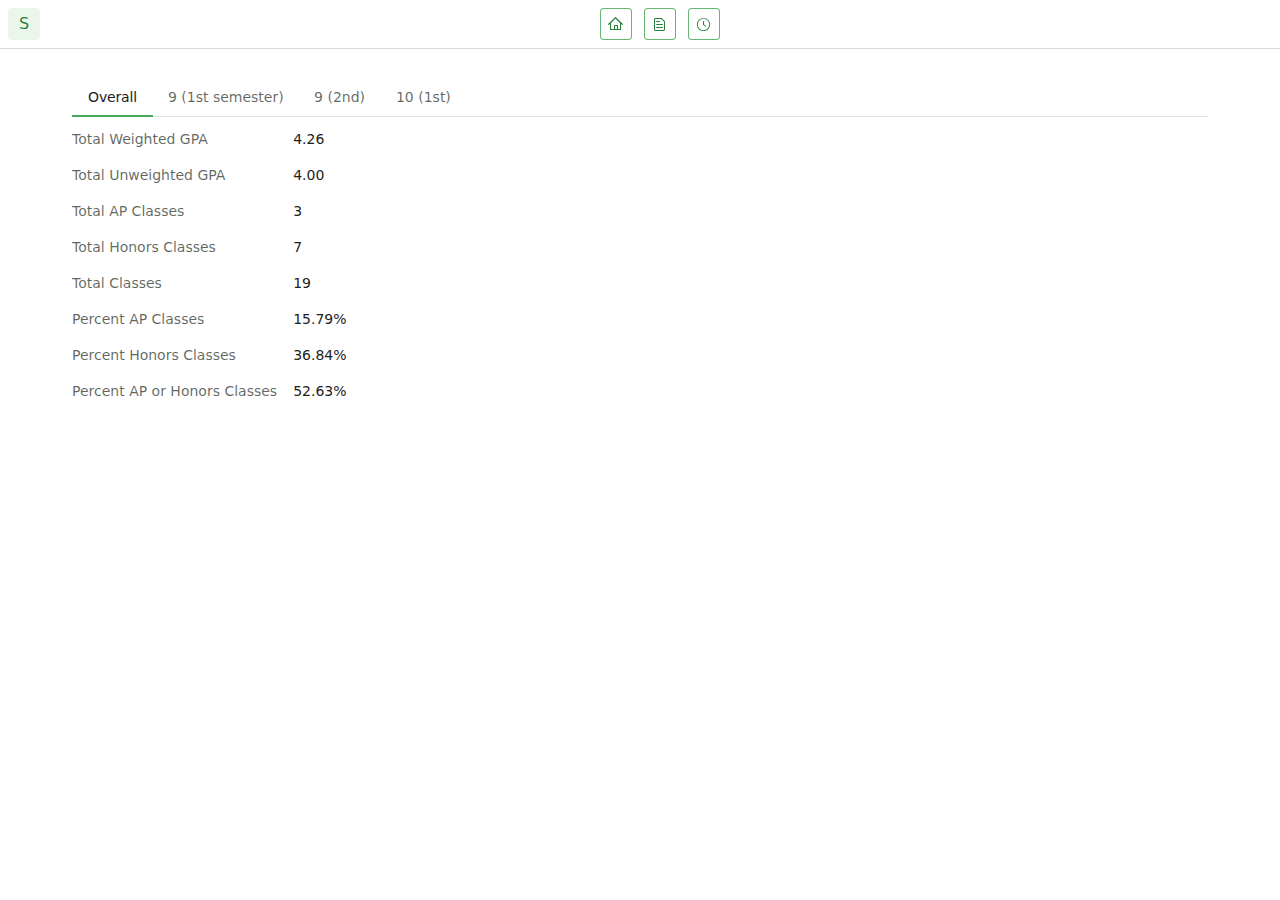
<file: classes.html>
<!DOCTYPE html><html lang="en"><head><meta charSet="utf-8"/><meta name="viewport" content="width=device-width, initial-scale=1"/><link rel="stylesheet" href="/_next/static/css/b29b0954ef9db4df.css" crossorigin="" data-precedence="next"/><link rel="preload" as="script" fetchPriority="low" href="/_next/static/chunks/webpack-4ce8fe60b7f1b3c7.js" crossorigin=""/><script src="/_next/static/chunks/90234aad-58869044b4bb270c.js" async="" crossorigin=""></script><script src="/_next/static/chunks/672-e00f611842f894e2.js" async="" crossorigin=""></script><script src="/_next/static/chunks/main-app-bfff10f620b27582.js" async="" crossorigin=""></script><script src="/_next/static/chunks/999-fee588a885abe752.js" async=""></script><script src="/_next/static/chunks/app/classes/page-f9f39970cd5633a0.js" async=""></script><script src="/_next/static/chunks/254-cc47274d4b23b786.js" async=""></script><script src="/_next/static/chunks/app/layout-27dfc4e52a475bc2.js" async=""></script><title>splitlane</title><meta name="description" content="splitlane"/><link rel="icon" href="/favicon.ico" type="image/x-icon" sizes="16x16"/><script src="/_next/static/chunks/polyfills-c67a75d1b6f99dc8.js" crossorigin="" noModule=""></script></head><body class="__className_aaf875"><div data-is-root-theme="true" data-accent-color="grass" data-gray-color="olive" data-has-background="true" data-panel-background="translucent" data-radius="medium" data-scaling="100%" class="radix-themes"><div dir="ltr" class="rt-ScrollAreaRoot h-screen" style="position:relative;--radix-scroll-area-corner-width:0px;--radix-scroll-area-corner-height:0px"><style>[data-radix-scroll-area-viewport]{scrollbar-width:none;-ms-overflow-style:none;-webkit-overflow-scrolling:touch;}[data-radix-scroll-area-viewport]::-webkit-scrollbar{display:none}</style><div data-radix-scroll-area-viewport="" class="rt-ScrollAreaViewport" style="overflow-x:hidden;overflow-y:hidden"><div style="min-width:100%;display:table"><div class="rt-Box relative"><div style="--height:8px" class="rt-Box rt-r-h no-print"></div><div class="rt-Flex rt-r-mb-2 rt-r-ml-2 no-print"><div class="rt-Flex rt-r-jc-start grow"><a data-state="closed" href="/"><span data-accent-color="" class="rt-reset rt-AvatarRoot rt-r-size-2 rt-variant-soft"><span class="rt-AvatarFallback"></span></span></a></div><div class="rt-Flex rt-r-jc-center rt-r-gap-3 grow mx-auto"><a data-state="closed" href="/"><button data-accent-color="" class="rt-reset rt-BaseButton rt-r-size-2 rt-variant-outline rt-IconButton"><svg width="15" height="15" viewBox="0 0 15 15" fill="none" xmlns="http://www.w3.org/2000/svg"><path d="M7.07926 0.222253C7.31275 -0.007434 7.6873 -0.007434 7.92079 0.222253L14.6708 6.86227C14.907 7.09465 14.9101 7.47453 14.6778 7.71076C14.4454 7.947 14.0655 7.95012 13.8293 7.71773L13 6.90201V12.5C13 12.7761 12.7762 13 12.5 13H2.50002C2.22388 13 2.00002 12.7761 2.00002 12.5V6.90201L1.17079 7.71773C0.934558 7.95012 0.554672 7.947 0.32229 7.71076C0.0899079 7.47453 0.0930283 7.09465 0.32926 6.86227L7.07926 0.222253ZM7.50002 1.49163L12 5.91831V12H10V8.49999C10 8.22385 9.77617 7.99999 9.50002 7.99999H6.50002C6.22388 7.99999 6.00002 8.22385 6.00002 8.49999V12H3.00002V5.91831L7.50002 1.49163ZM7.00002 12H9.00002V8.99999H7.00002V12Z" fill="currentColor" fill-rule="evenodd" clip-rule="evenodd"></path></svg></button></a><a data-state="closed" href="/classes"><button data-accent-color="" class="rt-reset rt-BaseButton rt-r-size-2 rt-variant-outline rt-IconButton"><svg width="15" height="15" viewBox="0 0 15 15" fill="none" xmlns="http://www.w3.org/2000/svg"><path d="M3 2.5C3 2.22386 3.22386 2 3.5 2H9.08579C9.21839 2 9.34557 2.05268 9.43934 2.14645L11.8536 4.56066C11.9473 4.65443 12 4.78161 12 4.91421V12.5C12 12.7761 11.7761 13 11.5 13H3.5C3.22386 13 3 12.7761 3 12.5V2.5ZM3.5 1C2.67157 1 2 1.67157 2 2.5V12.5C2 13.3284 2.67157 14 3.5 14H11.5C12.3284 14 13 13.3284 13 12.5V4.91421C13 4.51639 12.842 4.13486 12.5607 3.85355L10.1464 1.43934C9.86514 1.15804 9.48361 1 9.08579 1H3.5ZM4.5 4C4.22386 4 4 4.22386 4 4.5C4 4.77614 4.22386 5 4.5 5H7.5C7.77614 5 8 4.77614 8 4.5C8 4.22386 7.77614 4 7.5 4H4.5ZM4.5 7C4.22386 7 4 7.22386 4 7.5C4 7.77614 4.22386 8 4.5 8H10.5C10.7761 8 11 7.77614 11 7.5C11 7.22386 10.7761 7 10.5 7H4.5ZM4.5 10C4.22386 10 4 10.2239 4 10.5C4 10.7761 4.22386 11 4.5 11H10.5C10.7761 11 11 10.7761 11 10.5C11 10.2239 10.7761 10 10.5 10H4.5Z" fill="currentColor" fill-rule="evenodd" clip-rule="evenodd"></path></svg></button></a><a data-state="closed" href="/timeline"><button data-accent-color="" class="rt-reset rt-BaseButton rt-r-size-2 rt-variant-outline rt-IconButton"><svg width="15" height="15" viewBox="0 0 15 15" fill="none" xmlns="http://www.w3.org/2000/svg"><path d="M7.50009 0.877014C3.84241 0.877014 0.877258 3.84216 0.877258 7.49984C0.877258 11.1575 3.8424 14.1227 7.50009 14.1227C11.1578 14.1227 14.1229 11.1575 14.1229 7.49984C14.1229 3.84216 11.1577 0.877014 7.50009 0.877014ZM1.82726 7.49984C1.82726 4.36683 4.36708 1.82701 7.50009 1.82701C10.6331 1.82701 13.1729 4.36683 13.1729 7.49984C13.1729 10.6328 10.6331 13.1727 7.50009 13.1727C4.36708 13.1727 1.82726 10.6328 1.82726 7.49984ZM8 4.50001C8 4.22387 7.77614 4.00001 7.5 4.00001C7.22386 4.00001 7 4.22387 7 4.50001V7.50001C7 7.63262 7.05268 7.7598 7.14645 7.85357L9.14645 9.85357C9.34171 10.0488 9.65829 10.0488 9.85355 9.85357C10.0488 9.65831 10.0488 9.34172 9.85355 9.14646L8 7.29291V4.50001Z" fill="currentColor" fill-rule="evenodd" clip-rule="evenodd"></path></svg></button></a></div><div class="rt-Flex rt-r-jc-end grow"></div></div><span data-accent-color="gray" class="rt-Separator rt-r-orientation-horizontal rt-r-size-4 no-print"></span><div class="rt-Container rt-r-size-4"><div class="rt-ContainerInner"><div style="--height:28px" class="rt-Box rt-r-h"></div><div dir="ltr" data-orientation="horizontal" class="rt-TabsRoot"><div role="tablist" aria-orientation="horizontal" data-accent-color="" style="outline:none" class="rt-BaseTabList rt-TabsList rt-r-size-2" tabindex="-1" data-orientation="horizontal"><button type="button" role="tab" aria-selected="true" aria-controls="radix-:Rauukda:-content-overall" data-state="active" id="radix-:Rauukda:-trigger-overall" class="rt-reset rt-BaseTabListTrigger rt-TabsTrigger" tabindex="-1" data-orientation="horizontal" data-radix-collection-item=""><span class="rt-BaseTabListTriggerInner rt-TabsTriggerInner">Overall</span><span class="rt-BaseTabListTriggerInnerHidden rt-TabsTriggerInnerHidden">Overall</span></button><button type="button" role="tab" aria-selected="false" aria-controls="radix-:Rauukda:-content-9 (1st semester)" data-state="inactive" id="radix-:Rauukda:-trigger-9 (1st semester)" class="rt-reset rt-BaseTabListTrigger rt-TabsTrigger" tabindex="-1" data-orientation="horizontal" data-radix-collection-item=""><span class="rt-BaseTabListTriggerInner rt-TabsTriggerInner">9 (1st semester)</span><span class="rt-BaseTabListTriggerInnerHidden rt-TabsTriggerInnerHidden">9 (1st semester)</span></button><button type="button" role="tab" aria-selected="false" aria-controls="radix-:Rauukda:-content-9 (2nd)" data-state="inactive" id="radix-:Rauukda:-trigger-9 (2nd)" class="rt-reset rt-BaseTabListTrigger rt-TabsTrigger" tabindex="-1" data-orientation="horizontal" data-radix-collection-item=""><span class="rt-BaseTabListTriggerInner rt-TabsTriggerInner">9 (2nd)</span><span class="rt-BaseTabListTriggerInnerHidden rt-TabsTriggerInnerHidden">9 (2nd)</span></button><button type="button" role="tab" aria-selected="false" aria-controls="radix-:Rauukda:-content-10 (1st)" data-state="inactive" id="radix-:Rauukda:-trigger-10 (1st)" class="rt-reset rt-BaseTabListTrigger rt-TabsTrigger" tabindex="-1" data-orientation="horizontal" data-radix-collection-item=""><span class="rt-BaseTabListTriggerInner rt-TabsTriggerInner">10 (1st)</span><span class="rt-BaseTabListTriggerInnerHidden rt-TabsTriggerInnerHidden">10 (1st)</span></button></div><div class="rt-Box rt-r-pt-3"><div data-state="active" data-orientation="horizontal" role="tabpanel" aria-labelledby="radix-:Rauukda:-trigger-overall" id="radix-:Rauukda:-content-overall" tabindex="0" style="animation-duration:0s" class="rt-TabsContent"><dl class="rt-Text rt-DataListRoot rt-r-orientation-horizontal rt-r-size-2"><div class="rt-DataListItem"><dt class="rt-DataListLabel">Total Weighted GPA</dt><dd class="rt-DataListValue">4.26</dd></div><div class="rt-DataListItem"><dt class="rt-DataListLabel">Total Unweighted GPA</dt><dd class="rt-DataListValue">4.00</dd></div><div class="rt-DataListItem"><dt class="rt-DataListLabel">Total AP Classes</dt><dd class="rt-DataListValue">3</dd></div><div class="rt-DataListItem"><dt class="rt-DataListLabel">Total Honors Classes</dt><dd class="rt-DataListValue">7</dd></div><div class="rt-DataListItem"><dt class="rt-DataListLabel">Total Classes</dt><dd class="rt-DataListValue">19</dd></div><div class="rt-DataListItem"><dt class="rt-DataListLabel">Percent AP Classes</dt><dd class="rt-DataListValue">15.79%</dd></div><div class="rt-DataListItem"><dt class="rt-DataListLabel">Percent Honors Classes</dt><dd class="rt-DataListValue">36.84%</dd></div><div class="rt-DataListItem"><dt class="rt-DataListLabel">Percent AP or Honors Classes</dt><dd class="rt-DataListValue">52.63%</dd></div></dl></div><div data-state="inactive" data-orientation="horizontal" role="tabpanel" aria-labelledby="radix-:Rauukda:-trigger-9 (1st semester)" hidden="" id="radix-:Rauukda:-content-9 (1st semester)" tabindex="0" class="rt-TabsContent"></div><div data-state="inactive" data-orientation="horizontal" role="tabpanel" aria-labelledby="radix-:Rauukda:-trigger-9 (2nd)" hidden="" id="radix-:Rauukda:-content-9 (2nd)" tabindex="0" class="rt-TabsContent"></div><div data-state="inactive" data-orientation="horizontal" role="tabpanel" aria-labelledby="radix-:Rauukda:-trigger-10 (1st)" hidden="" id="radix-:Rauukda:-content-10 (1st)" tabindex="0" class="rt-TabsContent"></div></div></div></div></div></div></div></div><div class="rt-ScrollAreaViewportFocusRing"></div></div></div><script src="/_next/static/chunks/webpack-4ce8fe60b7f1b3c7.js" crossorigin="" async=""></script><script>(self.__next_f=self.__next_f||[]).push([0]);self.__next_f.push([2,null])</script><script>self.__next_f.push([1,"1:HL[\"/_next/static/css/b29b0954ef9db4df.css\",\"style\",{\"crossOrigin\":\"\"}]\n0:\"$L2\"\n"])</script><script>self.__next_f.push([1,"3:I[7732,[],\"\"]\n5:I[7845,[\"999\",\"static/chunks/999-fee588a885abe752.js\",\"927\",\"static/chunks/app/classes/page-f9f39970cd5633a0.js\"],\"Root\"]\n6:I[7845,[\"999\",\"static/chunks/999-fee588a885abe752.js\",\"927\",\"static/chunks/app/classes/page-f9f39970cd5633a0.js\"],\"List\"]\n7:I[7845,[\"999\",\"static/chunks/999-fee588a885abe752.js\",\"927\",\"static/chunks/app/classes/page-f9f39970cd5633a0.js\"],\"Trigger\"]\n8:I[7845,[\"999\",\"static/chunks/999-fee588a885abe752.js\",\"927\",\"static/chunks/app/classes/page-f9f39970cd5633a0.js\"],\"Content\"]\n9:I[5097,[\"999\",\"static/chunks/999-fee588a885abe752.js\",\"927\",\"static/chunks/app/classes/page-f9f39970cd5633a0.js\"],\"ScrollArea\"]\na:I[3107,[],\"\"]\nb:I[6865,[],\"\"]\nc:I[6996,[\"999\",\"static/chunks/999-fee588a885abe752.js\",\"927\",\"static/chunks/app/classes/page-f9f39970cd5633a0.js\"],\"Theme\"]\nd:I[8500,[\"999\",\"static/chunks/999-fee588a885abe752.js\",\"927\",\"static/chunks/app/classes/page-f9f39970cd5633a0.js\"],\"Tooltip\"]\ne:I[9254,[\"999\",\"static/chunks/999-fee588a885abe752.js\",\"254\",\"static/chunks/254-cc47274d4b23b786.js\",\"185\",\"static/chunks/app/layout-27dfc4e52a475bc2.js\"],\"\"]\nf:I[2398,[\"999\",\"static/chunks/999-fee588a885abe752.js\",\"927\",\"static/chunks/app/classes/page-f9f39970cd5633a0.js\"],\"Avatar\"]\n10:I[9835,[\"999\",\"static/chunks/999-fee588a885abe752.js\",\"927\",\"static/chunks/app/classes/page-f9f39970cd5633a0.js\"],\"Separator\"]\n12:I[8022,[],\"\"]\n13:[]\n"])</script><script>self.__next_f.push([1,"2:[[[\"$\",\"link\",\"0\",{\"rel\":\"stylesheet\",\"href\":\"/_next/static/css/b29b0954ef9db4df.css\",\"precedence\":\"next\",\"crossOrigin\":\"\"}]],[\"$\",\"$L3\",null,{\"buildId\":\"X-ENIUiZAM_6BBr_Ko2TG\",\"assetPrefix\":\"\",\"initialCanonicalUrl\":\"/classes\",\"initialTree\":[\"\",{\"children\":[\"classes\",{\"children\":[\"__PAGE__\",{}]}]},\"$undefined\",\"$undefined\",true],\"initialSeedData\":[\"\",{\"children\":[\"classes\",{\"children\":[\"__PAGE__\",{},[\"$L4\",[\"$\",\"div\",null,{\"style\":\"$undefined\",\"className\":\"rt-Container rt-r-size-4\",\"children\":[\"$\",\"div\",null,{\"className\":\"rt-ContainerInner\",\"style\":\"$undefined\",\"children\":[[\"$\",\"div\",null,{\"style\":{\"--height\":\"28px\"},\"className\":\"rt-Box rt-r-h\"}],[\"$\",\"$L5\",null,{\"defaultValue\":\"overall\",\"children\":[[\"$\",\"$L6\",null,{\"children\":[[\"$\",\"$L7\",null,{\"value\":\"overall\",\"children\":\"Overall\"}],[[\"$\",\"$L7\",\"9 (1st semester)\",{\"value\":\"9 (1st semester)\",\"children\":\"9 (1st semester)\"}],[\"$\",\"$L7\",\"9 (2nd)\",{\"value\":\"9 (2nd)\",\"children\":\"9 (2nd)\"}],[\"$\",\"$L7\",\"10 (1st)\",{\"value\":\"10 (1st)\",\"children\":\"10 (1st)\"}]]]}],[\"$\",\"div\",null,{\"children\":[[\"$\",\"$L8\",null,{\"value\":\"overall\",\"children\":[\"$\",\"dl\",null,{\"children\":[[\"$\",\"div\",null,{\"children\":[[\"$\",\"dt\",null,{\"children\":\"Total Weighted GPA\",\"style\":\"$undefined\",\"data-accent-color\":\"$undefined\",\"className\":\"rt-DataListLabel\"}],[\"$\",\"dd\",null,{\"className\":\"rt-DataListValue\",\"children\":\"4.26\"}]],\"style\":\"$undefined\",\"className\":\"rt-DataListItem\"}],[\"$\",\"div\",null,{\"children\":[[\"$\",\"dt\",null,{\"children\":\"Total Unweighted GPA\",\"style\":\"$undefined\",\"data-accent-color\":\"$undefined\",\"className\":\"rt-DataListLabel\"}],[\"$\",\"dd\",null,{\"className\":\"rt-DataListValue\",\"children\":\"4.00\"}]],\"style\":\"$undefined\",\"className\":\"rt-DataListItem\"}],[\"$\",\"div\",null,{\"children\":[[\"$\",\"dt\",null,{\"children\":\"Total AP Classes\",\"style\":\"$undefined\",\"data-accent-color\":\"$undefined\",\"className\":\"rt-DataListLabel\"}],[\"$\",\"dd\",null,{\"className\":\"rt-DataListValue\",\"children\":3}]],\"style\":\"$undefined\",\"className\":\"rt-DataListItem\"}],[\"$\",\"div\",null,{\"children\":[[\"$\",\"dt\",null,{\"children\":\"Total Honors Classes\",\"style\":\"$undefined\",\"data-accent-color\":\"$undefined\",\"className\":\"rt-DataListLabel\"}],[\"$\",\"dd\",null,{\"className\":\"rt-DataListValue\",\"children\":7}]],\"style\":\"$undefined\",\"className\":\"rt-DataListItem\"}],[\"$\",\"div\",null,{\"children\":[[\"$\",\"dt\",null,{\"children\":\"Total Classes\",\"style\":\"$undefined\",\"data-accent-color\":\"$undefined\",\"className\":\"rt-DataListLabel\"}],[\"$\",\"dd\",null,{\"className\":\"rt-DataListValue\",\"children\":19}]],\"style\":\"$undefined\",\"className\":\"rt-DataListItem\"}],[\"$\",\"div\",null,{\"children\":[[\"$\",\"dt\",null,{\"children\":\"Percent AP Classes\",\"style\":\"$undefined\",\"data-accent-color\":\"$undefined\",\"className\":\"rt-DataListLabel\"}],[\"$\",\"dd\",null,{\"className\":\"rt-DataListValue\",\"children\":\"15.79%\"}]],\"style\":\"$undefined\",\"className\":\"rt-DataListItem\"}],[\"$\",\"div\",null,{\"children\":[[\"$\",\"dt\",null,{\"children\":\"Percent Honors Classes\",\"style\":\"$undefined\",\"data-accent-color\":\"$undefined\",\"className\":\"rt-DataListLabel\"}],[\"$\",\"dd\",null,{\"className\":\"rt-DataListValue\",\"children\":\"36.84%\"}]],\"style\":\"$undefined\",\"className\":\"rt-DataListItem\"}],[\"$\",\"div\",null,{\"children\":[[\"$\",\"dt\",null,{\"children\":\"Percent AP or Honors Classes\",\"style\":\"$undefined\",\"data-accent-color\":\"$undefined\",\"className\":\"rt-DataListLabel\"}],[\"$\",\"dd\",null,{\"className\":\"rt-DataListValue\",\"children\":\"52.63%\"}]],\"style\":\"$undefined\",\"className\":\"rt-DataListItem\"}]],\"style\":{},\"className\":\"rt-Text rt-DataListRoot rt-r-orientation-horizontal rt-r-size-2\",\"data-accent-color\":\"$undefined\"}]}],[[\"$\",\"$L8\",\"9 (1st semester)\",{\"value\":\"9 (1st semester)\",\"children\":[\"$\",\"div\",null,{\"className\":\"rt-TableRoot rt-r-size-2 rt-variant-ghost\",\"style\":\"$undefined\",\"children\":[\"$\",\"$L9\",null,{\"children\":[\"$\",\"table\",null,{\"className\":\"rt-TableRootTable\",\"children\":[[\"$\",\"thead\",null,{\"children\":[\"$\",\"tr\",null,{\"children\":[[\"$\",\"th\",null,{\"className\":\"rt-TableCell rt-TableColumnHeaderCell\",\"scope\":\"col\",\"children\":\"#\",\"style\":\"$undefined\"}],[\"$\",\"th\",null,{\"className\":\"rt-TableCell rt-TableColumnHeaderCell\",\"scope\":\"col\",\"children\":\"Name\",\"style\":\"$undefined\"}],[\"$\",\"th\",null,{\"className\":\"rt-TableCell rt-TableColumnHeaderCell\",\"scope\":\"col\",\"children\":\"Mark\",\"style\":\"$undefined\"}],[\"$\",\"th\",null,{\"className\":\"rt-TableCell rt-TableColumnHeaderCell\",\"scope\":\"col\",\"children\":\"Weighted grade\",\"style\":\"$undefined\"}],[\"$\",\"th\",null,{\"className\":\"rt-TableCell rt-TableColumnHeaderCell\",\"scope\":\"col\",\"children\":\"Unweighted grade\",\"style\":\"$undefined\"}],[\"$\",\"th\",null,{\"className\":\"rt-TableCell rt-TableColumnHeaderCell\",\"scope\":\"col\",\"children\":\"AP\",\"style\":\"$undefined\"}],[\"$\",\"th\",null,{\"className\":\"rt-TableCell rt-TableColumnHeaderCell\",\"scope\":\"col\",\"children\":\"Honors\",\"style\":\"$undefined\"}]],\"style\":\"$undefined\",\"className\":\"rt-TableRow\"}],\"className\":\"rt-TableHeader\"}],[\"$\",\"tbody\",null,{\"children\":[[[\"$\",\"tr\",null,{\"children\":[[\"$\",\"th\",null,{\"className\":\"rt-TableCell rt-TableRowHeaderCell\",\"scope\":\"row\",\"children\":1,\"style\":\"$undefined\"}],[\"$\",\"td\",null,{\"className\":\"rt-TableCell\",\"children\":\"Concert Band\",\"style\":\"$undefined\"}],[\"$\",\"td\",null,{\"className\":\"rt-TableCell\",\"children\":\"A+\",\"style\":\"$undefined\"}],[\"$\",\"td\",null,{\"className\":\"rt-TableCell\",\"children\":4,\"style\":\"$undefined\"}],[\"$\",\"td\",null,{\"className\":\"rt-TableCell\",\"children\":4,\"style\":\"$undefined\"}],[\"$\",\"td\",null,{\"className\":\"rt-TableCell\",\"children\":\"$undefined\",\"style\":\"$undefined\"}],[\"$\",\"td\",null,{\"className\":\"rt-TableCell\",\"children\":\"$undefined\",\"style\":\"$undefined\"}]],\"style\":\"$undefined\",\"className\":\"rt-TableRow\"}],[\"$\",\"tr\",null,{\"children\":[[\"$\",\"th\",null,{\"className\":\"rt-TableCell rt-TableRowHeaderCell\",\"scope\":\"row\",\"children\":2,\"style\":\"$undefined\"}],[\"$\",\"td\",null,{\"className\":\"rt-TableCell\",\"children\":\"English 9 Honors\",\"style\":\"$undefined\"}],[\"$\",\"td\",null,{\"className\":\"rt-TableCell\",\"children\":\"A\",\"style\":\"$undefined\"}],[\"$\",\"td\",null,{\"className\":\"rt-TableCell\",\"children\":4,\"style\":\"$undefined\"}],[\"$\",\"td\",null,{\"className\":\"rt-TableCell\",\"children\":4,\"style\":\"$undefined\"}],[\"$\",\"td\",null,{\"className\":\"rt-TableCell\",\"children\":\"$undefined\",\"style\":\"$undefined\"}],[\"$\",\"td\",null,{\"className\":\"rt-TableCell\",\"children\":[\"$\",\"svg\",null,{\"width\":\"15\",\"height\":\"15\",\"viewBox\":\"0 0 15 15\",\"fill\":\"none\",\"xmlns\":\"http://www.w3.org/2000/svg\",\"children\":[\"$\",\"path\",null,{\"d\":\"M11.4669 3.72684C11.7558 3.91574 11.8369 4.30308 11.648 4.59198L7.39799 11.092C7.29783 11.2452 7.13556 11.3467 6.95402 11.3699C6.77247 11.3931 6.58989 11.3355 6.45446 11.2124L3.70446 8.71241C3.44905 8.48022 3.43023 8.08494 3.66242 7.82953C3.89461 7.57412 4.28989 7.55529 4.5453 7.78749L6.75292 9.79441L10.6018 3.90792C10.7907 3.61902 11.178 3.53795 11.4669 3.72684Z\",\"fill\":\"currentColor\",\"fillRule\":\"evenodd\",\"clipRule\":\"evenodd\"}]}],\"style\":\"$undefined\"}]],\"style\":\"$undefined\",\"className\":\"rt-TableRow\"}],[\"$\",\"tr\",null,{\"children\":[[\"$\",\"th\",null,{\"className\":\"rt-TableCell rt-TableRowHeaderCell\",\"scope\":\"row\",\"children\":3,\"style\":\"$undefined\"}],[\"$\",\"td\",null,{\"className\":\"rt-TableCell\",\"children\":\"Algebra 2 Honors\",\"style\":\"$undefined\"}],[\"$\",\"td\",null,{\"className\":\"rt-TableCell\",\"children\":\"A+\",\"style\":\"$undefined\"}],[\"$\",\"td\",null,{\"className\":\"rt-TableCell\",\"children\":4,\"style\":\"$undefined\"}],[\"$\",\"td\",null,{\"className\":\"rt-TableCell\",\"children\":4,\"style\":\"$undefined\"}],[\"$\",\"td\",null,{\"className\":\"rt-TableCell\",\"children\":\"$undefined\",\"style\":\"$undefined\"}],[\"$\",\"td\",null,{\"className\":\"rt-TableCell\",\"children\":[\"$\",\"svg\",null,{\"width\":\"15\",\"height\":\"15\",\"viewBox\":\"0 0 15 15\",\"fill\":\"none\",\"xmlns\":\"http://www.w3.org/2000/svg\",\"children\":[\"$\",\"path\",null,{\"d\":\"M11.4669 3.72684C11.7558 3.91574 11.8369 4.30308 11.648 4.59198L7.39799 11.092C7.29783 11.2452 7.13556 11.3467 6.95402 11.3699C6.77247 11.3931 6.58989 11.3355 6.45446 11.2124L3.70446 8.71241C3.44905 8.48022 3.43023 8.08494 3.66242 7.82953C3.89461 7.57412 4.28989 7.55529 4.5453 7.78749L6.75292 9.79441L10.6018 3.90792C10.7907 3.61902 11.178 3.53795 11.4669 3.72684Z\",\"fill\":\"currentColor\",\"fillRule\":\"evenodd\",\"clipRule\":\"evenodd\"}]}],\"style\":\"$undefined\"}]],\"style\":\"$undefined\",\"className\":\"rt-TableRow\"}],[\"$\",\"tr\",null,{\"children\":[[\"$\",\"th\",null,{\"className\":\"rt-TableCell rt-TableRowHeaderCell\",\"scope\":\"row\",\"children\":4,\"style\":\"$undefined\"}],[\"$\",\"td\",null,{\"className\":\"rt-TableCell\",\"children\":\"Biology\",\"style\":\"$undefined\"}],[\"$\",\"td\",null,{\"className\":\"rt-TableCell\",\"children\":\"A\",\"style\":\"$undefined\"}],[\"$\",\"td\",null,{\"className\":\"rt-TableCell\",\"children\":4,\"style\":\"$undefined\"}],[\"$\",\"td\",null,{\"className\":\"rt-TableCell\",\"children\":4,\"style\":\"$undefined\"}],[\"$\",\"td\",null,{\"className\":\"rt-TableCell\",\"children\":\"$undefined\",\"style\":\"$undefined\"}],[\"$\",\"td\",null,{\"className\":\"rt-TableCell\",\"children\":\"$undefined\",\"style\":\"$undefined\"}]],\"style\":\"$undefined\",\"className\":\"rt-TableRow\"}],[\"$\",\"tr\",null,{\"children\":[[\"$\",\"th\",null,{\"className\":\"rt-TableCell rt-TableRowHeaderCell\",\"scope\":\"row\",\"children\":5,\"style\":\"$undefined\"}],[\"$\",\"td\",null,{\"className\":\"rt-TableCell\",\"children\":\"Japanese 3\",\"style\":\"$undefined\"}],[\"$\",\"td\",null,{\"className\":\"rt-TableCell\",\"children\":\"A\",\"style\":\"$undefined\"}],[\"$\",\"td\",null,{\"className\":\"rt-TableCell\",\"children\":4,\"style\":\"$undefined\"}],[\"$\",\"td\",null,{\"className\":\"rt-TableCell\",\"children\":4,\"style\":\"$undefined\"}],[\"$\",\"td\",null,{\"className\":\"rt-TableCell\",\"children\":\"$undefined\",\"style\":\"$undefined\"}],[\"$\",\"td\",null,{\"className\":\"rt-TableCell\",\"children\":\"$undefined\",\"style\":\"$undefined\"}]],\"style\":\"$undefined\",\"className\":\"rt-TableRow\"}],[\"$\",\"tr\",null,{\"children\":[[\"$\",\"th\",null,{\"className\":\"rt-TableCell rt-TableRowHeaderCell\",\"scope\":\"row\",\"children\":6,\"style\":\"$undefined\"}],[\"$\",\"td\",null,{\"className\":\"rt-TableCell\",\"children\":\"PE\",\"style\":\"$undefined\"}],[\"$\",\"td\",null,{\"className\":\"rt-TableCell\",\"children\":\"A\",\"style\":\"$undefined\"}],[\"$\",\"td\",null,{\"className\":\"rt-TableCell\",\"children\":4,\"style\":\"$undefined\"}],[\"$\",\"td\",null,{\"className\":\"rt-TableCell\",\"children\":4,\"style\":\"$undefined\"}],[\"$\",\"td\",null,{\"className\":\"rt-TableCell\",\"children\":\"$undefined\",\"style\":\"$undefined\"}],[\"$\",\"td\",null,{\"className\":\"rt-TableCell\",\"children\":\"$undefined\",\"style\":\"$undefined\"}]],\"style\":\"$undefined\",\"className\":\"rt-TableRow\"}]],[\"$\",\"tr\",null,{\"children\":[[\"$\",\"th\",null,{\"className\":\"rt-TableCell rt-TableRowHeaderCell\",\"scope\":\"row\",\"style\":\"$undefined\"}],[\"$\",\"td\",null,{\"className\":\"rt-TableCell\",\"style\":\"$undefined\"}],[\"$\",\"td\",null,{\"className\":\"rt-TableCell\",\"children\":\"GPA\",\"style\":\"$undefined\"}],[\"$\",\"td\",null,{\"className\":\"rt-TableCell\",\"children\":\"4.00\",\"style\":\"$undefined\"}],[\"$\",\"td\",null,{\"className\":\"rt-TableCell\",\"children\":\"4.00\",\"style\":\"$undefined\"}],[\"$\",\"td\",null,{\"className\":\"rt-TableCell\",\"children\":0,\"style\":\"$undefined\"}],[\"$\",\"td\",null,{\"className\":\"rt-TableCell\",\"children\":2,\"style\":\"$undefined\"}]],\"style\":\"$undefined\",\"className\":\"rt-TableRow\"}]],\"className\":\"rt-TableBody\"}]]}]}]}]}],[\"$\",\"$L8\",\"9 (2nd)\",{\"value\":\"9 (2nd)\",\"children\":[\"$\",\"div\",null,{\"className\":\"rt-TableRoot rt-r-size-2 rt-variant-ghost\",\"style\":\"$undefined\",\"children\":[\"$\",\"$L9\",null,{\"children\":[\"$\",\"table\",null,{\"className\":\"rt-TableRootTable\",\"children\":[[\"$\",\"thead\",null,{\"children\":[\"$\",\"tr\",null,{\"children\":[[\"$\",\"th\",null,{\"className\":\"rt-TableCell rt-TableColumnHeaderCell\",\"scope\":\"col\",\"children\":\"#\",\"style\":\"$undefined\"}],[\"$\",\"th\",null,{\"className\":\"rt-TableCell rt-TableColumnHeaderCell\",\"scope\":\"col\",\"children\":\"Name\",\"style\":\"$undefined\"}],[\"$\",\"th\",null,{\"className\":\"rt-TableCell rt-TableColumnHeaderCell\",\"scope\":\"col\",\"children\":\"Mark\",\"style\":\"$undefined\"}],[\"$\",\"th\",null,{\"className\":\"rt-TableCell rt-TableColumnHeaderCell\",\"scope\":\"col\",\"children\":\"Weighted grade\",\"style\":\"$undefined\"}],[\"$\",\"th\",null,{\"className\":\"rt-TableCell rt-TableColumnHeaderCell\",\"scope\":\"col\",\"children\":\"Unweighted grade\",\"style\":\"$undefined\"}],[\"$\",\"th\",null,{\"className\":\"rt-TableCell rt-TableColumnHeaderCell\",\"scope\":\"col\",\"children\":\"AP\",\"style\":\"$undefined\"}],[\"$\",\"th\",null,{\"className\":\"rt-TableCell rt-TableColumnHeaderCell\",\"scope\":\"col\",\"children\":\"Honors\",\"style\":\"$undefined\"}]],\"style\":\"$undefined\",\"className\":\"rt-TableRow\"}],\"className\":\"rt-TableHeader\"}],[\"$\",\"tbody\",null,{\"children\":[[[\"$\",\"tr\",null,{\"children\":[[\"$\",\"th\",null,{\"className\":\"rt-TableCell rt-TableRowHeaderCell\",\"scope\":\"row\",\"children\":1,\"style\":\"$undefined\"}],[\"$\",\"td\",null,{\"className\":\"rt-TableCell\",\"children\":\"Concert Band\",\"style\":\"$undefined\"}],[\"$\",\"td\",null,{\"className\":\"rt-TableCell\",\"children\":\"A+\",\"style\":\"$undefined\"}],[\"$\",\"td\",null,{\"className\":\"rt-TableCell\",\"children\":4,\"style\":\"$undefined\"}],[\"$\",\"td\",null,{\"className\":\"rt-TableCell\",\"children\":4,\"style\":\"$undefined\"}],[\"$\",\"td\",null,{\"className\":\"rt-TableCell\",\"children\":\"$undefined\",\"style\":\"$undefined\"}],[\"$\",\"td\",null,{\"className\":\"rt-TableCell\",\"children\":\"$undefined\",\"style\":\"$undefined\"}]],\"style\":\"$undefined\",\"className\":\"rt-TableRow\"}],[\"$\",\"tr\",null,{\"children\":[[\"$\",\"th\",null,{\"className\":\"rt-TableCell rt-TableRowHeaderCell\",\"scope\":\"row\",\"children\":2,\"style\":\"$undefined\"}],[\"$\",\"td\",null,{\"className\":\"rt-TableCell\",\"children\":\"English 9 Honors\",\"style\":\"$undefined\"}],[\"$\",\"td\",null,{\"className\":\"rt-TableCell\",\"children\":\"A\",\"style\":\"$undefined\"}],[\"$\",\"td\",null,{\"className\":\"rt-TableCell\",\"children\":4,\"style\":\"$undefined\"}],[\"$\",\"td\",null,{\"className\":\"rt-TableCell\",\"children\":4,\"style\":\"$undefined\"}],[\"$\",\"td\",null,{\"className\":\"rt-TableCell\",\"children\":\"$undefined\",\"style\":\"$undefined\"}],[\"$\",\"td\",null,{\"className\":\"rt-TableCell\",\"children\":[\"$\",\"svg\",null,{\"width\":\"15\",\"height\":\"15\",\"viewBox\":\"0 0 15 15\",\"fill\":\"none\",\"xmlns\":\"http://www.w3.org/2000/svg\",\"children\":[\"$\",\"path\",null,{\"d\":\"M11.4669 3.72684C11.7558 3.91574 11.8369 4.30308 11.648 4.59198L7.39799 11.092C7.29783 11.2452 7.13556 11.3467 6.95402 11.3699C6.77247 11.3931 6.58989 11.3355 6.45446 11.2124L3.70446 8.71241C3.44905 8.48022 3.43023 8.08494 3.66242 7.82953C3.89461 7.57412 4.28989 7.55529 4.5453 7.78749L6.75292 9.79441L10.6018 3.90792C10.7907 3.61902 11.178 3.53795 11.4669 3.72684Z\",\"fill\":\"currentColor\",\"fillRule\":\"evenodd\",\"clipRule\":\"evenodd\"}]}],\"style\":\"$undefined\"}]],\"style\":\"$undefined\",\"className\":\"rt-TableRow\"}],[\"$\",\"tr\",null,{\"children\":[[\"$\",\"th\",null,{\"className\":\"rt-TableCell rt-TableRowHeaderCell\",\"scope\":\"row\",\"children\":3,\"style\":\"$undefined\"}],[\"$\",\"td\",null,{\"className\":\"rt-TableCell\",\"children\":\"Algebra 2 Honors\",\"style\":\"$undefined\"}],[\"$\",\"td\",null,{\"className\":\"rt-TableCell\",\"children\":\"A+\",\"style\":\"$undefined\"}],[\"$\",\"td\",null,{\"className\":\"rt-TableCell\",\"children\":4,\"style\":\"$undefined\"}],[\"$\",\"td\",null,{\"className\":\"rt-TableCell\",\"children\":4,\"style\":\"$undefined\"}],[\"$\",\"td\",null,{\"className\":\"rt-TableCell\",\"children\":\"$undefined\",\"style\":\"$undefined\"}],[\"$\",\"td\",null,{\"className\":\"rt-TableCell\",\"children\":[\"$\",\"svg\",null,{\"width\":\"15\",\"height\":\"15\",\"viewBox\":\"0 0 15 15\",\"fill\":\"none\",\"xmlns\":\"http://www.w3.org/2000/svg\",\"children\":[\"$\",\"path\",null,{\"d\":\"M11.4669 3.72684C11.7558 3.91574 11.8369 4.30308 11.648 4.59198L7.39799 11.092C7.29783 11.2452 7.13556 11.3467 6.95402 11.3699C6.77247 11.3931 6.58989 11.3355 6.45446 11.2124L3.70446 8.71241C3.44905 8.48022 3.43023 8.08494 3.66242 7.82953C3.89461 7.57412 4.28989 7.55529 4.5453 7.78749L6.75292 9.79441L10.6018 3.90792C10.7907 3.61902 11.178 3.53795 11.4669 3.72684Z\",\"fill\":\"currentColor\",\"fillRule\":\"evenodd\",\"clipRule\":\"evenodd\"}]}],\"style\":\"$undefined\"}]],\"style\":\"$undefined\",\"className\":\"rt-TableRow\"}],[\"$\",\"tr\",null,{\"children\":[[\"$\",\"th\",null,{\"className\":\"rt-TableCell rt-TableRowHeaderCell\",\"scope\":\"row\",\"children\":4,\"style\":\"$undefined\"}],[\"$\",\"td\",null,{\"className\":\"rt-TableCell\",\"children\":\"Biology\",\"style\":\"$undefined\"}],[\"$\",\"td\",null,{\"className\":\"rt-TableCell\",\"children\":\"A\",\"style\":\"$undefined\"}],[\"$\",\"td\",null,{\"className\":\"rt-TableCell\",\"children\":4,\"style\":\"$undefined\"}],[\"$\",\"td\",null,{\"className\":\"rt-TableCell\",\"children\":4,\"style\":\"$undefined\"}],[\"$\",\"td\",null,{\"className\":\"rt-TableCell\",\"children\":\"$undefined\",\"style\":\"$undefined\"}],[\"$\",\"td\",null,{\"className\":\"rt-TableCell\",\"children\":\"$undefined\",\"style\":\"$undefined\"}]],\"style\":\"$undefined\",\"className\":\"rt-TableRow\"}],[\"$\",\"tr\",null,{\"children\":[[\"$\",\"th\",null,{\"className\":\"rt-TableCell rt-TableRowHeaderCell\",\"scope\":\"row\",\"children\":5,\"style\":\"$undefined\"}],[\"$\",\"td\",null,{\"className\":\"rt-TableCell\",\"children\":\"Japanese 3\",\"style\":\"$undefined\"}],[\"$\",\"td\",null,{\"className\":\"rt-TableCell\",\"children\":\"A\",\"style\":\"$undefined\"}],[\"$\",\"td\",null,{\"className\":\"rt-TableCell\",\"children\":4,\"style\":\"$undefined\"}],[\"$\",\"td\",null,{\"className\":\"rt-TableCell\",\"children\":4,\"style\":\"$undefined\"}],[\"$\",\"td\",null,{\"className\":\"rt-TableCell\",\"children\":\"$undefined\",\"style\":\"$undefined\"}],[\"$\",\"td\",null,{\"className\":\"rt-TableCell\",\"children\":\"$undefined\",\"style\":\"$undefined\"}]],\"style\":\"$undefined\",\"className\":\"rt-TableRow\"}],[\"$\",\"tr\",null,{\"children\":[[\"$\",\"th\",null,{\"className\":\"rt-TableCell rt-TableRowHeaderCell\",\"scope\":\"row\",\"children\":6,\"style\":\"$undefined\"}],[\"$\",\"td\",null,{\"className\":\"rt-TableCell\",\"children\":\"PE\",\"style\":\"$undefined\"}],[\"$\",\"td\",null,{\"className\":\"rt-TableCell\",\"children\":\"A\",\"style\":\"$undefined\"}],[\"$\",\"td\",null,{\"className\":\"rt-TableCell\",\"children\":4,\"style\":\"$undefined\"}],[\"$\",\"td\",null,{\"className\":\"rt-TableCell\",\"children\":4,\"style\":\"$undefined\"}],[\"$\",\"td\",null,{\"className\":\"rt-TableCell\",\"children\":\"$undefined\",\"style\":\"$undefined\"}],[\"$\",\"td\",null,{\"className\":\"rt-TableCell\",\"children\":\"$undefined\",\"style\":\"$undefined\"}]],\"style\":\"$undefined\",\"className\":\"rt-TableRow\"}]],[\"$\",\"tr\",null,{\"children\":[[\"$\",\"th\",null,{\"className\":\"rt-TableCell rt-TableRowHeaderCell\",\"scope\":\"row\",\"style\":\"$undefined\"}],[\"$\",\"td\",null,{\"className\":\"rt-TableCell\",\"style\":\"$undefined\"}],[\"$\",\"td\",null,{\"className\":\"rt-TableCell\",\"children\":\"GPA\",\"style\":\"$undefined\"}],[\"$\",\"td\",null,{\"className\":\"rt-TableCell\",\"children\":\"4.00\",\"style\":\"$undefined\"}],[\"$\",\"td\",null,{\"className\":\"rt-TableCell\",\"children\":\"4.00\",\"style\":\"$undefined\"}],[\"$\",\"td\",null,{\"className\":\"rt-TableCell\",\"children\":0,\"style\":\"$undefined\"}],[\"$\",\"td\",null,{\"className\":\"rt-TableCell\",\"children\":2,\"style\":\"$undefined\"}]],\"style\":\"$undefined\",\"className\":\"rt-TableRow\"}]],\"className\":\"rt-TableBody\"}]]}]}]}]}],[\"$\",\"$L8\",\"10 (1st)\",{\"value\":\"10 (1st)\",\"children\":[\"$\",\"div\",null,{\"className\":\"rt-TableRoot rt-r-size-2 rt-variant-ghost\",\"style\":\"$undefined\",\"children\":[\"$\",\"$L9\",null,{\"children\":[\"$\",\"table\",null,{\"className\":\"rt-TableRootTable\",\"children\":[[\"$\",\"thead\",null,{\"children\":[\"$\",\"tr\",null,{\"children\":[[\"$\",\"th\",null,{\"className\":\"rt-TableCell rt-TableColumnHeaderCell\",\"scope\":\"col\",\"children\":\"#\",\"style\":\"$undefined\"}],[\"$\",\"th\",null,{\"className\":\"rt-TableCell rt-TableColumnHeaderCell\",\"scope\":\"col\",\"children\":\"Name\",\"style\":\"$undefined\"}],[\"$\",\"th\",null,{\"className\":\"rt-TableCell rt-TableColumnHeaderCell\",\"scope\":\"col\",\"children\":\"Mark\",\"style\":\"$undefined\"}],[\"$\",\"th\",null,{\"className\":\"rt-TableCell rt-TableColumnHeaderCell\",\"scope\":\"col\",\"children\":\"Weighted grade\",\"style\":\"$undefined\"}],[\"$\",\"th\",null,{\"className\":\"rt-TableCell rt-TableColumnHeaderCell\",\"scope\":\"col\",\"children\":\"Unweighted grade\",\"style\":\"$undefined\"}],[\"$\",\"th\",null,{\"className\":\"rt-TableCell rt-TableColumnHeaderCell\",\"scope\":\"col\",\"children\":\"AP\",\"style\":\"$undefined\"}],[\"$\",\"th\",null,{\"className\":\"rt-TableCell rt-TableColumnHeaderCell\",\"scope\":\"col\",\"children\":\"Honors\",\"style\":\"$undefined\"}]],\"style\":\"$undefined\",\"className\":\"rt-TableRow\"}],\"className\":\"rt-TableHeader\"}],[\"$\",\"tbody\",null,{\"children\":[[[\"$\",\"tr\",null,{\"children\":[[\"$\",\"th\",null,{\"className\":\"rt-TableCell rt-TableRowHeaderCell\",\"scope\":\"row\",\"children\":1,\"style\":\"$undefined\"}],[\"$\",\"td\",null,{\"className\":\"rt-TableCell\",\"children\":\"AP Computer Science Principles\",\"style\":\"$undefined\"}],[\"$\",\"td\",null,{\"className\":\"rt-TableCell\",\"children\":\"A\",\"style\":\"$undefined\"}],[\"$\",\"td\",null,{\"className\":\"rt-TableCell\",\"children\":5,\"style\":\"$undefined\"}],[\"$\",\"td\",null,{\"className\":\"rt-TableCell\",\"children\":4,\"style\":\"$undefined\"}],[\"$\",\"td\",null,{\"className\":\"rt-TableCell\",\"children\":[\"$\",\"svg\",null,{\"width\":\"15\",\"height\":\"15\",\"viewBox\":\"0 0 15 15\",\"fill\":\"none\",\"xmlns\":\"http://www.w3.org/2000/svg\",\"children\":[\"$\",\"path\",null,{\"d\":\"M11.4669 3.72684C11.7558 3.91574 11.8369 4.30308 11.648 4.59198L7.39799 11.092C7.29783 11.2452 7.13556 11.3467 6.95402 11.3699C6.77247 11.3931 6.58989 11.3355 6.45446 11.2124L3.70446 8.71241C3.44905 8.48022 3.43023 8.08494 3.66242 7.82953C3.89461 7.57412 4.28989 7.55529 4.5453 7.78749L6.75292 9.79441L10.6018 3.90792C10.7907 3.61902 11.178 3.53795 11.4669 3.72684Z\",\"fill\":\"currentColor\",\"fillRule\":\"evenodd\",\"clipRule\":\"evenodd\"}]}],\"style\":\"$undefined\"}],[\"$\",\"td\",null,{\"className\":\"rt-TableCell\",\"children\":\"$undefined\",\"style\":\"$undefined\"}]],\"style\":\"$undefined\",\"className\":\"rt-TableRow\"}],[\"$\",\"tr\",null,{\"children\":[[\"$\",\"th\",null,{\"className\":\"rt-TableCell rt-TableRowHeaderCell\",\"scope\":\"row\",\"children\":2,\"style\":\"$undefined\"}],[\"$\",\"td\",null,{\"className\":\"rt-TableCell\",\"children\":\"English 10 Honors\",\"style\":\"$undefined\"}],[\"$\",\"td\",null,{\"className\":\"rt-TableCell\",\"children\":\"A\",\"style\":\"$undefined\"}],[\"$\",\"td\",null,{\"className\":\"rt-TableCell\",\"children\":4,\"style\":\"$undefined\"}],[\"$\",\"td\",null,{\"className\":\"rt-TableCell\",\"children\":4,\"style\":\"$undefined\"}],[\"$\",\"td\",null,{\"className\":\"rt-TableCell\",\"children\":\"$undefined\",\"style\":\"$undefined\"}],[\"$\",\"td\",null,{\"className\":\"rt-TableCell\",\"children\":[\"$\",\"svg\",null,{\"width\":\"15\",\"height\":\"15\",\"viewBox\":\"0 0 15 15\",\"fill\":\"none\",\"xmlns\":\"http://www.w3.org/2000/svg\",\"children\":[\"$\",\"path\",null,{\"d\":\"M11.4669 3.72684C11.7558 3.91574 11.8369 4.30308 11.648 4.59198L7.39799 11.092C7.29783 11.2452 7.13556 11.3467 6.95402 11.3699C6.77247 11.3931 6.58989 11.3355 6.45446 11.2124L3.70446 8.71241C3.44905 8.48022 3.43023 8.08494 3.66242 7.82953C3.89461 7.57412 4.28989 7.55529 4.5453 7.78749L6.75292 9.79441L10.6018 3.90792C10.7907 3.61902 11.178 3.53795 11.4669 3.72684Z\",\"fill\":\"currentColor\",\"fillRule\":\"evenodd\",\"clipRule\":\"evenodd\"}]}],\"style\":\"$undefined\"}]],\"style\":\"$undefined\",\"className\":\"rt-TableRow\"}],[\"$\",\"tr\",null,{\"children\":[[\"$\",\"th\",null,{\"className\":\"rt-TableCell rt-TableRowHeaderCell\",\"scope\":\"row\",\"children\":3,\"style\":\"$undefined\"}],[\"$\",\"td\",null,{\"className\":\"rt-TableCell\",\"children\":\"Precalculus Honors\",\"style\":\"$undefined\"}],[\"$\",\"td\",null,{\"className\":\"rt-TableCell\",\"children\":\"A+\",\"style\":\"$undefined\"}],[\"$\",\"td\",null,{\"className\":\"rt-TableCell\",\"children\":5,\"style\":\"$undefined\"}],[\"$\",\"td\",null,{\"className\":\"rt-TableCell\",\"children\":4,\"style\":\"$undefined\"}],[\"$\",\"td\",null,{\"className\":\"rt-TableCell\",\"children\":\"$undefined\",\"style\":\"$undefined\"}],[\"$\",\"td\",null,{\"className\":\"rt-TableCell\",\"children\":[\"$\",\"svg\",null,{\"width\":\"15\",\"height\":\"15\",\"viewBox\":\"0 0 15 15\",\"fill\":\"none\",\"xmlns\":\"http://www.w3.org/2000/svg\",\"children\":[\"$\",\"path\",null,{\"d\":\"M11.4669 3.72684C11.7558 3.91574 11.8369 4.30308 11.648 4.59198L7.39799 11.092C7.29783 11.2452 7.13556 11.3467 6.95402 11.3699C6.77247 11.3931 6.58989 11.3355 6.45446 11.2124L3.70446 8.71241C3.44905 8.48022 3.43023 8.08494 3.66242 7.82953C3.89461 7.57412 4.28989 7.55529 4.5453 7.78749L6.75292 9.79441L10.6018 3.90792C10.7907 3.61902 11.178 3.53795 11.4669 3.72684Z\",\"fill\":\"currentColor\",\"fillRule\":\"evenodd\",\"clipRule\":\"evenodd\"}]}],\"style\":\"$undefined\"}]],\"style\":\"$undefined\",\"className\":\"rt-TableRow\"}],[\"$\",\"tr\",null,{\"children\":[[\"$\",\"th\",null,{\"className\":\"rt-TableCell rt-TableRowHeaderCell\",\"scope\":\"row\",\"children\":4,\"style\":\"$undefined\"}],[\"$\",\"td\",null,{\"className\":\"rt-TableCell\",\"children\":\"Chemistry Honors\",\"style\":\"$undefined\"}],[\"$\",\"td\",null,{\"className\":\"rt-TableCell\",\"children\":\"A\",\"style\":\"$undefined\"}],[\"$\",\"td\",null,{\"className\":\"rt-TableCell\",\"children\":5,\"style\":\"$undefined\"}],[\"$\",\"td\",null,{\"className\":\"rt-TableCell\",\"children\":4,\"style\":\"$undefined\"}],[\"$\",\"td\",null,{\"className\":\"rt-TableCell\",\"children\":\"$undefined\",\"style\":\"$undefined\"}],[\"$\",\"td\",null,{\"className\":\"rt-TableCell\",\"children\":[\"$\",\"svg\",null,{\"width\":\"15\",\"height\":\"15\",\"viewBox\":\"0 0 15 15\",\"fill\":\"none\",\"xmlns\":\"http://www.w3.org/2000/svg\",\"children\":[\"$\",\"path\",null,{\"d\":\"M11.4669 3.72684C11.7558 3.91574 11.8369 4.30308 11.648 4.59198L7.39799 11.092C7.29783 11.2452 7.13556 11.3467 6.95402 11.3699C6.77247 11.3931 6.58989 11.3355 6.45446 11.2124L3.70446 8.71241C3.44905 8.48022 3.43023 8.08494 3.66242 7.82953C3.89461 7.57412 4.28989 7.55529 4.5453 7.78749L6.75292 9.79441L10.6018 3.90792C10.7907 3.61902 11.178 3.53795 11.4669 3.72684Z\",\"fill\":\"currentColor\",\"fillRule\":\"evenodd\",\"clipRule\":\"evenodd\"}]}],\"style\":\"$undefined\"}]],\"style\":\"$undefined\",\"className\":\"rt-TableRow\"}],[\"$\",\"tr\",null,{\"children\":[[\"$\",\"th\",null,{\"className\":\"rt-TableCell rt-TableRowHeaderCell\",\"scope\":\"row\",\"children\":5,\"style\":\"$undefined\"}],[\"$\",\"td\",null,{\"className\":\"rt-TableCell\",\"children\":\"AP European History\",\"style\":\"$undefined\"}],[\"$\",\"td\",null,{\"className\":\"rt-TableCell\",\"children\":\"A+\",\"style\":\"$undefined\"}],[\"$\",\"td\",null,{\"className\":\"rt-TableCell\",\"children\":5,\"style\":\"$undefined\"}],[\"$\",\"td\",null,{\"className\":\"rt-TableCell\",\"children\":4,\"style\":\"$undefined\"}],[\"$\",\"td\",null,{\"className\":\"rt-TableCell\",\"children\":[\"$\",\"svg\",null,{\"width\":\"15\",\"height\":\"15\",\"viewBox\":\"0 0 15 15\",\"fill\":\"none\",\"xmlns\":\"http://www.w3.org/2000/svg\",\"children\":[\"$\",\"path\",null,{\"d\":\"M11.4669 3.72684C11.7558 3.91574 11.8369 4.30308 11.648 4.59198L7.39799 11.092C7.29783 11.2452 7.13556 11.3467 6.95402 11.3699C6.77247 11.3931 6.58989 11.3355 6.45446 11.2124L3.70446 8.71241C3.44905 8.48022 3.43023 8.08494 3.66242 7.82953C3.89461 7.57412 4.28989 7.55529 4.5453 7.78749L6.75292 9.79441L10.6018 3.90792C10.7907 3.61902 11.178 3.53795 11.4669 3.72684Z\",\"fill\":\"currentColor\",\"fillRule\":\"evenodd\",\"clipRule\":\"evenodd\"}]}],\"style\":\"$undefined\"}],[\"$\",\"td\",null,{\"className\":\"rt-TableCell\",\"children\":\"$undefined\",\"style\":\"$undefined\"}]],\"style\":\"$undefined\",\"className\":\"rt-TableRow\"}],[\"$\",\"tr\",null,{\"children\":[[\"$\",\"th\",null,{\"className\":\"rt-TableCell rt-TableRowHeaderCell\",\"scope\":\"row\",\"children\":6,\"style\":\"$undefined\"}],[\"$\",\"td\",null,{\"className\":\"rt-TableCell\",\"children\":\"AP Japanese\",\"style\":\"$undefined\"}],[\"$\",\"td\",null,{\"className\":\"rt-TableCell\",\"children\":\"A\",\"style\":\"$undefined\"}],[\"$\",\"td\",null,{\"className\":\"rt-TableCell\",\"children\":5,\"style\":\"$undefined\"}],[\"$\",\"td\",null,{\"className\":\"rt-TableCell\",\"children\":4,\"style\":\"$undefined\"}],[\"$\",\"td\",null,{\"className\":\"rt-TableCell\",\"children\":[\"$\",\"svg\",null,{\"width\":\"15\",\"height\":\"15\",\"viewBox\":\"0 0 15 15\",\"fill\":\"none\",\"xmlns\":\"http://www.w3.org/2000/svg\",\"children\":[\"$\",\"path\",null,{\"d\":\"M11.4669 3.72684C11.7558 3.91574 11.8369 4.30308 11.648 4.59198L7.39799 11.092C7.29783 11.2452 7.13556 11.3467 6.95402 11.3699C6.77247 11.3931 6.58989 11.3355 6.45446 11.2124L3.70446 8.71241C3.44905 8.48022 3.43023 8.08494 3.66242 7.82953C3.89461 7.57412 4.28989 7.55529 4.5453 7.78749L6.75292 9.79441L10.6018 3.90792C10.7907 3.61902 11.178 3.53795 11.4669 3.72684Z\",\"fill\":\"currentColor\",\"fillRule\":\"evenodd\",\"clipRule\":\"evenodd\"}]}],\"style\":\"$undefined\"}],[\"$\",\"td\",null,{\"className\":\"rt-TableCell\",\"children\":\"$undefined\",\"style\":\"$undefined\"}]],\"style\":\"$undefined\",\"className\":\"rt-TableRow\"}],[\"$\",\"tr\",null,{\"children\":[[\"$\",\"th\",null,{\"className\":\"rt-TableCell rt-TableRowHeaderCell\",\"scope\":\"row\",\"children\":7,\"style\":\"$undefined\"}],[\"$\",\"td\",null,{\"className\":\"rt-TableCell\",\"children\":\"PE\",\"style\":\"$undefined\"}],[\"$\",\"td\",null,{\"className\":\"rt-TableCell\",\"children\":\"A\",\"style\":\"$undefined\"}],[\"$\",\"td\",null,{\"className\":\"rt-TableCell\",\"children\":4,\"style\":\"$undefined\"}],[\"$\",\"td\",null,{\"className\":\"rt-TableCell\",\"children\":4,\"style\":\"$undefined\"}],[\"$\",\"td\",null,{\"className\":\"rt-TableCell\",\"children\":\"$undefined\",\"style\":\"$undefined\"}],[\"$\",\"td\",null,{\"className\":\"rt-TableCell\",\"children\":\"$undefined\",\"style\":\"$undefined\"}]],\"style\":\"$undefined\",\"className\":\"rt-TableRow\"}]],[\"$\",\"tr\",null,{\"children\":[[\"$\",\"th\",null,{\"className\":\"rt-TableCell rt-TableRowHeaderCell\",\"scope\":\"row\",\"style\":\"$undefined\"}],[\"$\",\"td\",null,{\"className\":\"rt-TableCell\",\"style\":\"$undefined\"}],[\"$\",\"td\",null,{\"className\":\"rt-TableCell\",\"children\":\"GPA\",\"style\":\"$undefined\"}],[\"$\",\"td\",null,{\"className\":\"rt-TableCell\",\"children\":\"4.71\",\"style\":\"$undefined\"}],[\"$\",\"td\",null,{\"className\":\"rt-TableCell\",\"children\":\"4.00\",\"style\":\"$undefined\"}],[\"$\",\"td\",null,{\"className\":\"rt-TableCell\",\"children\":3,\"style\":\"$undefined\"}],[\"$\",\"td\",null,{\"className\":\"rt-TableCell\",\"children\":3,\"style\":\"$undefined\"}]],\"style\":\"$undefined\",\"className\":\"rt-TableRow\"}]],\"className\":\"rt-TableBody\"}]]}]}]}]}]]],\"style\":\"$undefined\",\"className\":\"rt-Box rt-r-pt-3\"}]]}]]}]}],null]]},[\"$\",\"$La\",null,{\"parallelRouterKey\":\"children\",\"segmentPath\":[\"children\",\"classes\",\"children\"],\"loading\":\"$undefined\",\"loadingStyles\":\"$undefined\",\"loadingScripts\":\"$undefined\",\"hasLoading\":false,\"error\":\"$undefined\",\"errorStyles\":\"$undefined\",\"errorScripts\":\"$undefined\",\"template\":[\"$\",\"$Lb\",null,{}],\"templateStyles\":\"$undefined\",\"templateScripts\":\"$undefined\",\"notFound\":\"$undefined\",\"notFoundStyles\":\"$undefined\",\"styles\":null}]]},[null,[\"$\",\"html\",null,{\"lang\":\"en\",\"children\":[\"$\",\"body\",null,{\"className\":\"__className_aaf875\",\"children\":[\"$\",\"$Lc\",null,{\"accentColor\":\"grass\",\"children\":[\"$\",\"$L9\",null,{\"scrollbars\":\"vertical\",\"className\":\"h-screen\",\"children\":[\"$\",\"div\",null,{\"children\":[[[\"$\",\"div\",null,{\"style\":{\"--height\":\"8px\"},\"className\":\"rt-Box rt-r-h no-print\"}],[\"$\",\"div\",null,{\"children\":[[\"$\",\"div\",null,{\"children\":[\"$\",\"$Ld\",null,{\"content\":\"Home\",\"children\":[\"$\",\"$Le\",null,{\"href\":\"/\",\"children\":[\"$\",\"$Lf\",null,{\"src\":\"https://avatars.githubusercontent.com/u/118325498\",\"fallback\":\"S\",\"size\":\"2\"}]}]}],\"style\":\"$undefined\",\"className\":\"rt-Flex rt-r-jc-start grow\"}],[\"$\",\"div\",null,{\"children\":[[\"$\",\"$Ld\",null,{\"content\":\"Home\",\"children\":[\"$\",\"$Le\",null,{\"href\":\"/\",\"children\":[\"$\",\"button\",null,{\"data-disabled\":\"$undefined\",\"data-accent-color\":\"\",\"data-radius\":\"$undefined\",\"style\":\"$undefined\",\"className\":\"rt-reset rt-BaseButton rt-r-size-2 rt-variant-outline rt-IconButton\",\"disabled\":\"$undefined\",\"children\":[\"$\",\"svg\",null,{\"width\":\"15\",\"height\":\"15\",\"viewBox\":\"0 0 15 15\",\"fill\":\"none\",\"xmlns\":\"http://www.w3.org/2000/svg\",\"children\":[\"$\",\"path\",null,{\"d\":\"M7.07926 0.222253C7.31275 -0.007434 7.6873 -0.007434 7.92079 0.222253L14.6708 6.86227C14.907 7.09465 14.9101 7.47453 14.6778 7.71076C14.4454 7.947 14.0655 7.95012 13.8293 7.71773L13 6.90201V12.5C13 12.7761 12.7762 13 12.5 13H2.50002C2.22388 13 2.00002 12.7761 2.00002 12.5V6.90201L1.17079 7.71773C0.934558 7.95012 0.554672 7.947 0.32229 7.71076C0.0899079 7.47453 0.0930283 7.09465 0.32926 6.86227L7.07926 0.222253ZM7.50002 1.49163L12 5.91831V12H10V8.49999C10 8.22385 9.77617 7.99999 9.50002 7.99999H6.50002C6.22388 7.99999 6.00002 8.22385 6.00002 8.49999V12H3.00002V5.91831L7.50002 1.49163ZM7.00002 12H9.00002V8.99999H7.00002V12Z\",\"fill\":\"currentColor\",\"fillRule\":\"evenodd\",\"clipRule\":\"evenodd\"}]}]}]}]}],[\"$\",\"$Ld\",null,{\"content\":\"Classes and grades\",\"children\":[\"$\",\"$Le\",null,{\"href\":\"/classes\",\"children\":[\"$\",\"button\",null,{\"data-disabled\":\"$undefined\",\"data-accent-color\":\"\",\"data-radius\":\"$undefined\",\"style\":\"$undefined\",\"className\":\"rt-reset rt-BaseButton rt-r-size-2 rt-variant-outline rt-IconButton\",\"disabled\":\"$undefined\",\"children\":[\"$\",\"svg\",null,{\"width\":\"15\",\"height\":\"15\",\"viewBox\":\"0 0 15 15\",\"fill\":\"none\",\"xmlns\":\"http://www.w3.org/2000/svg\",\"children\":[\"$\",\"path\",null,{\"d\":\"M3 2.5C3 2.22386 3.22386 2 3.5 2H9.08579C9.21839 2 9.34557 2.05268 9.43934 2.14645L11.8536 4.56066C11.9473 4.65443 12 4.78161 12 4.91421V12.5C12 12.7761 11.7761 13 11.5 13H3.5C3.22386 13 3 12.7761 3 12.5V2.5ZM3.5 1C2.67157 1 2 1.67157 2 2.5V12.5C2 13.3284 2.67157 14 3.5 14H11.5C12.3284 14 13 13.3284 13 12.5V4.91421C13 4.51639 12.842 4.13486 12.5607 3.85355L10.1464 1.43934C9.86514 1.15804 9.48361 1 9.08579 1H3.5ZM4.5 4C4.22386 4 4 4.22386 4 4.5C4 4.77614 4.22386 5 4.5 5H7.5C7.77614 5 8 4.77614 8 4.5C8 4.22386 7.77614 4 7.5 4H4.5ZM4.5 7C4.22386 7 4 7.22386 4 7.5C4 7.77614 4.22386 8 4.5 8H10.5C10.7761 8 11 7.77614 11 7.5C11 7.22386 10.7761 7 10.5 7H4.5ZM4.5 10C4.22386 10 4 10.2239 4 10.5C4 10.7761 4.22386 11 4.5 11H10.5C10.7761 11 11 10.7761 11 10.5C11 10.2239 10.7761 10 10.5 10H4.5Z\",\"fill\":\"currentColor\",\"fillRule\":\"evenodd\",\"clipRule\":\"evenodd\"}]}]}]}]}],[\"$\",\"$Ld\",null,{\"content\":\"Timeline\",\"children\":[\"$\",\"$Le\",null,{\"href\":\"/timeline\",\"children\":[\"$\",\"button\",null,{\"data-disabled\":\"$undefined\",\"data-accent-color\":\"\",\"data-radius\":\"$undefined\",\"style\":\"$undefined\",\"className\":\"rt-reset rt-BaseButton rt-r-size-2 rt-variant-outline rt-IconButton\",\"disabled\":\"$undefined\",\"children\":[\"$\",\"svg\",null,{\"width\":\"15\",\"height\":\"15\",\"viewBox\":\"0 0 15 15\",\"fill\":\"none\",\"xmlns\":\"http://www.w3.org/2000/svg\",\"children\":[\"$\",\"path\",null,{\"d\":\"M7.50009 0.877014C3.84241 0.877014 0.877258 3.84216 0.877258 7.49984C0.877258 11.1575 3.8424 14.1227 7.50009 14.1227C11.1578 14.1227 14.1229 11.1575 14.1229 7.49984C14.1229 3.84216 11.1577 0.877014 7.50009 0.877014ZM1.82726 7.49984C1.82726 4.36683 4.36708 1.82701 7.50009 1.82701C10.6331 1.82701 13.1729 4.36683 13.1729 7.49984C13.1729 10.6328 10.6331 13.1727 7.50009 13.1727C4.36708 13.1727 1.82726 10.6328 1.82726 7.49984ZM8 4.50001C8 4.22387 7.77614 4.00001 7.5 4.00001C7.22386 4.00001 7 4.22387 7 4.50001V7.50001C7 7.63262 7.05268 7.7598 7.14645 7.85357L9.14645 9.85357C9.34171 10.0488 9.65829 10.0488 9.85355 9.85357C10.0488 9.65831 10.0488 9.34172 9.85355 9.14646L8 7.29291V4.50001Z\",\"fill\":\"currentColor\",\"fillRule\":\"evenodd\",\"clipRule\":\"evenodd\"}]}]}]}]}]],\"style\":\"$undefined\",\"className\":\"rt-Flex rt-r-jc-center rt-r-gap-3 grow mx-auto\"}],[\"$\",\"div\",null,{\"style\":\"$undefined\",\"className\":\"rt-Flex rt-r-jc-end grow\"}]],\"style\":\"$undefined\",\"className\":\"rt-Flex rt-r-mb-2 rt-r-ml-2 no-print\"}],[\"$\",\"$L10\",null,{\"className\":\"no-print\",\"size\":\"4\",\"color\":\"grey\"}]],[\"$\",\"$La\",null,{\"parallelRouterKey\":\"children\",\"segmentPath\":[\"children\"],\"loading\":\"$undefined\",\"loadingStyles\":\"$undefined\",\"loadingScripts\":\"$undefined\",\"hasLoading\":false,\"error\":\"$undefined\",\"errorStyles\":\"$undefined\",\"errorScripts\":\"$undefined\",\"template\":[\"$\",\"$Lb\",null,{}],\"templateStyles\":\"$undefined\",\"templateScripts\":\"$undefined\",\"notFound\":[[\"$\",\"title\",null,{\"children\":\"404: This page could not be found.\"}],[\"$\",\"div\",null,{\"style\":{\"fontFamily\":\"system-ui,\\\"Segoe UI\\\",Roboto,Helvetica,Arial,sans-serif,\\\"Apple Color Emoji\\\",\\\"Segoe UI Emoji\\\"\",\"height\":\"100vh\",\"textAlign\":\"center\",\"display\":\"flex\",\"flexDirection\":\"column\",\"alignItems\":\"center\",\"justifyContent\":\"center\"},\"children\":[\"$\",\"div\",null,{\"children\":[[\"$\",\"style\",null,{\"dangerouslySetInnerHTML\":{\"__html\":\"body{color:#000;background:#fff;margin:0}.next-error-h1{border-right:1px solid rgba(0,0,0,.3)}@media (prefers-color-scheme:dark){body{color:#fff;background:#000}.next-error-h1{border-right:1px solid rgba(255,255,255,.3)}}\"}}],[\"$\",\"h1\",null,{\"className\":\"next-error-h1\",\"style\":{\"display\":\"inline-block\",\"margin\":\"0 20px 0 0\",\"padding\":\"0 23px 0 0\",\"fontSize\":24,\"fontWeight\":500,\"verticalAlign\":\"top\",\"lineHeight\":\"49px\"},\"children\":\"404\"}],[\"$\",\"div\",null,{\"style\":{\"display\":\"inline-block\"},\"children\":[\"$\",\"h2\",null,{\"style\":{\"fontSize\":14,\"fontWeight\":400,\"lineHeight\":\"49px\",\"margin\":0},\"children\":\"This page could not be found.\"}]}]]}]}]],\"notFoundStyles\":[],\"styles\":null}]],\"style\":\"$undefined\",\"className\":\"rt-Box relative\"}]}]}]}]}],null]],\"initialHead\":[false,\"$L11\"],\"globalErrorComponent\":\"$12\",\"missingSlots\":\"$W13\"}]]\n"])</script><script>self.__next_f.push([1,"11:[[\"$\",\"meta\",\"0\",{\"name\":\"viewport\",\"content\":\"width=device-width, initial-scale=1\"}],[\"$\",\"meta\",\"1\",{\"charSet\":\"utf-8\"}],[\"$\",\"title\",\"2\",{\"children\":\"splitlane\"}],[\"$\",\"meta\",\"3\",{\"name\":\"description\",\"content\":\"splitlane\"}],[\"$\",\"link\",\"4\",{\"rel\":\"icon\",\"href\":\"/favicon.ico\",\"type\":\"image/x-icon\",\"sizes\":\"16x16\"}]]\n4:null\n"])</script><script>self.__next_f.push([1,""])</script></body></html>
</file>
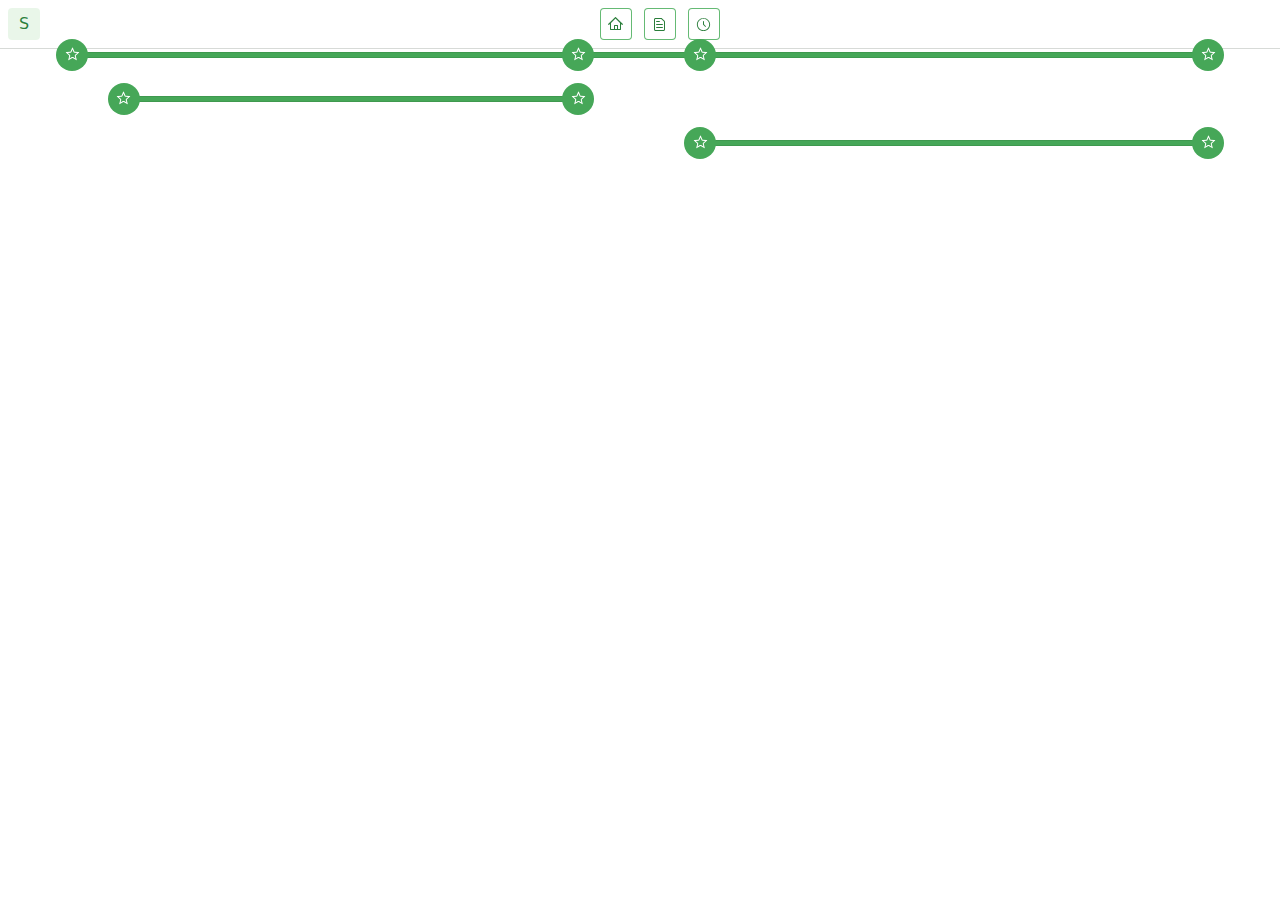
<file: timeline.html>
<!DOCTYPE html><html lang="en"><head><meta charSet="utf-8"/><meta name="viewport" content="width=device-width, initial-scale=1"/><link rel="stylesheet" href="/_next/static/css/b29b0954ef9db4df.css" crossorigin="" data-precedence="next"/><link rel="preload" as="script" fetchPriority="low" href="/_next/static/chunks/webpack-4ce8fe60b7f1b3c7.js" crossorigin=""/><script src="/_next/static/chunks/90234aad-58869044b4bb270c.js" async="" crossorigin=""></script><script src="/_next/static/chunks/672-e00f611842f894e2.js" async="" crossorigin=""></script><script src="/_next/static/chunks/main-app-bfff10f620b27582.js" async="" crossorigin=""></script><script src="/_next/static/chunks/999-fee588a885abe752.js" async=""></script><script src="/_next/static/chunks/app/timeline/page-1ff12c6bf0e5b5c5.js" async=""></script><script src="/_next/static/chunks/254-cc47274d4b23b786.js" async=""></script><script src="/_next/static/chunks/app/layout-27dfc4e52a475bc2.js" async=""></script><title>splitlane</title><meta name="description" content="splitlane"/><link rel="icon" href="/favicon.ico" type="image/x-icon" sizes="16x16"/><script src="/_next/static/chunks/polyfills-c67a75d1b6f99dc8.js" crossorigin="" noModule=""></script></head><body class="__className_aaf875"><div data-is-root-theme="true" data-accent-color="grass" data-gray-color="olive" data-has-background="true" data-panel-background="translucent" data-radius="medium" data-scaling="100%" class="radix-themes"><div dir="ltr" class="rt-ScrollAreaRoot h-screen" style="position:relative;--radix-scroll-area-corner-width:0px;--radix-scroll-area-corner-height:0px"><style>[data-radix-scroll-area-viewport]{scrollbar-width:none;-ms-overflow-style:none;-webkit-overflow-scrolling:touch;}[data-radix-scroll-area-viewport]::-webkit-scrollbar{display:none}</style><div data-radix-scroll-area-viewport="" class="rt-ScrollAreaViewport" style="overflow-x:hidden;overflow-y:hidden"><div style="min-width:100%;display:table"><div class="rt-Box relative"><div style="--height:8px" class="rt-Box rt-r-h no-print"></div><div class="rt-Flex rt-r-mb-2 rt-r-ml-2 no-print"><div class="rt-Flex rt-r-jc-start grow"><a data-state="closed" href="/"><span data-accent-color="" class="rt-reset rt-AvatarRoot rt-r-size-2 rt-variant-soft"><span class="rt-AvatarFallback"></span></span></a></div><div class="rt-Flex rt-r-jc-center rt-r-gap-3 grow mx-auto"><a data-state="closed" href="/"><button data-accent-color="" class="rt-reset rt-BaseButton rt-r-size-2 rt-variant-outline rt-IconButton"><svg width="15" height="15" viewBox="0 0 15 15" fill="none" xmlns="http://www.w3.org/2000/svg"><path d="M7.07926 0.222253C7.31275 -0.007434 7.6873 -0.007434 7.92079 0.222253L14.6708 6.86227C14.907 7.09465 14.9101 7.47453 14.6778 7.71076C14.4454 7.947 14.0655 7.95012 13.8293 7.71773L13 6.90201V12.5C13 12.7761 12.7762 13 12.5 13H2.50002C2.22388 13 2.00002 12.7761 2.00002 12.5V6.90201L1.17079 7.71773C0.934558 7.95012 0.554672 7.947 0.32229 7.71076C0.0899079 7.47453 0.0930283 7.09465 0.32926 6.86227L7.07926 0.222253ZM7.50002 1.49163L12 5.91831V12H10V8.49999C10 8.22385 9.77617 7.99999 9.50002 7.99999H6.50002C6.22388 7.99999 6.00002 8.22385 6.00002 8.49999V12H3.00002V5.91831L7.50002 1.49163ZM7.00002 12H9.00002V8.99999H7.00002V12Z" fill="currentColor" fill-rule="evenodd" clip-rule="evenodd"></path></svg></button></a><a data-state="closed" href="/classes"><button data-accent-color="" class="rt-reset rt-BaseButton rt-r-size-2 rt-variant-outline rt-IconButton"><svg width="15" height="15" viewBox="0 0 15 15" fill="none" xmlns="http://www.w3.org/2000/svg"><path d="M3 2.5C3 2.22386 3.22386 2 3.5 2H9.08579C9.21839 2 9.34557 2.05268 9.43934 2.14645L11.8536 4.56066C11.9473 4.65443 12 4.78161 12 4.91421V12.5C12 12.7761 11.7761 13 11.5 13H3.5C3.22386 13 3 12.7761 3 12.5V2.5ZM3.5 1C2.67157 1 2 1.67157 2 2.5V12.5C2 13.3284 2.67157 14 3.5 14H11.5C12.3284 14 13 13.3284 13 12.5V4.91421C13 4.51639 12.842 4.13486 12.5607 3.85355L10.1464 1.43934C9.86514 1.15804 9.48361 1 9.08579 1H3.5ZM4.5 4C4.22386 4 4 4.22386 4 4.5C4 4.77614 4.22386 5 4.5 5H7.5C7.77614 5 8 4.77614 8 4.5C8 4.22386 7.77614 4 7.5 4H4.5ZM4.5 7C4.22386 7 4 7.22386 4 7.5C4 7.77614 4.22386 8 4.5 8H10.5C10.7761 8 11 7.77614 11 7.5C11 7.22386 10.7761 7 10.5 7H4.5ZM4.5 10C4.22386 10 4 10.2239 4 10.5C4 10.7761 4.22386 11 4.5 11H10.5C10.7761 11 11 10.7761 11 10.5C11 10.2239 10.7761 10 10.5 10H4.5Z" fill="currentColor" fill-rule="evenodd" clip-rule="evenodd"></path></svg></button></a><a data-state="closed" href="/timeline"><button data-accent-color="" class="rt-reset rt-BaseButton rt-r-size-2 rt-variant-outline rt-IconButton"><svg width="15" height="15" viewBox="0 0 15 15" fill="none" xmlns="http://www.w3.org/2000/svg"><path d="M7.50009 0.877014C3.84241 0.877014 0.877258 3.84216 0.877258 7.49984C0.877258 11.1575 3.8424 14.1227 7.50009 14.1227C11.1578 14.1227 14.1229 11.1575 14.1229 7.49984C14.1229 3.84216 11.1577 0.877014 7.50009 0.877014ZM1.82726 7.49984C1.82726 4.36683 4.36708 1.82701 7.50009 1.82701C10.6331 1.82701 13.1729 4.36683 13.1729 7.49984C13.1729 10.6328 10.6331 13.1727 7.50009 13.1727C4.36708 13.1727 1.82726 10.6328 1.82726 7.49984ZM8 4.50001C8 4.22387 7.77614 4.00001 7.5 4.00001C7.22386 4.00001 7 4.22387 7 4.50001V7.50001C7 7.63262 7.05268 7.7598 7.14645 7.85357L9.14645 9.85357C9.34171 10.0488 9.65829 10.0488 9.85355 9.85357C10.0488 9.65831 10.0488 9.34172 9.85355 9.14646L8 7.29291V4.50001Z" fill="currentColor" fill-rule="evenodd" clip-rule="evenodd"></path></svg></button></a></div><div class="rt-Flex rt-r-jc-end grow"></div></div><span data-accent-color="gray" class="rt-Separator rt-r-orientation-horizontal rt-r-size-4 no-print"></span><div class="rt-Container rt-r-size-4"><div class="rt-ContainerInner"><div style="--height:28px" class="rt-Box rt-r-h"></div><div style="--width:100%;--max-width:100%" class="rt-Box rt-r-w rt-r-max-w absolute top-1/2 left-0"><div class="rt-Container rt-r-size-4"><div class="rt-ContainerInner"><div style="--height:13px" class="rt-Box rt-r-h"></div><div aria-valuemax="100" aria-valuemin="0" aria-valuenow="100" aria-valuetext="100%" role="progressbar" data-state="complete" data-value="100" data-max="100" data-accent-color="" class="rt-ProgressRoot rt-r-size-2 rt-variant-surface" style="--progress-value:100"><div data-state="complete" data-value="100" data-max="100" class="rt-ProgressIndicator"></div></div></div></div></div><div style="--width:100%;--max-width:100%" class="rt-Box rt-r-w rt-r-max-w absolute top-1/2 left-0"><div class="rt-Container rt-r-size-4"><div class="rt-ContainerInner"><div style="--width:100%;--height:100%" class="rt-Box rt-r-w rt-r-h relative"><button data-accent-color="" data-radius="full" style="left:calc(0% - 16px)" class="rt-reset rt-BaseButton rt-r-size-2 rt-variant-solid rt-IconButton absolute"><svg width="15" height="15" viewBox="0 0 15 15" fill="none" xmlns="http://www.w3.org/2000/svg"><path d="M6.97942 1.25171L6.9585 1.30199L5.58662 4.60039C5.54342 4.70426 5.44573 4.77523 5.3336 4.78422L1.7727 5.0697L1.71841 5.07405L1.38687 5.10063L1.08608 5.12475C0.820085 5.14607 0.712228 5.47802 0.914889 5.65162L1.14406 5.84793L1.39666 6.06431L1.43802 6.09974L4.15105 8.42374C4.23648 8.49692 4.2738 8.61176 4.24769 8.72118L3.41882 12.196L3.40618 12.249L3.32901 12.5725L3.25899 12.866C3.19708 13.1256 3.47945 13.3308 3.70718 13.1917L3.9647 13.0344L4.24854 12.861L4.29502 12.8326L7.34365 10.9705C7.43965 10.9119 7.5604 10.9119 7.6564 10.9705L10.705 12.8326L10.7515 12.861L11.0354 13.0344L11.2929 13.1917C11.5206 13.3308 11.803 13.1256 11.7411 12.866L11.671 12.5725L11.5939 12.249L11.5812 12.196L10.7524 8.72118C10.7263 8.61176 10.7636 8.49692 10.849 8.42374L13.562 6.09974L13.6034 6.06431L13.856 5.84793L14.0852 5.65162C14.2878 5.47802 14.18 5.14607 13.914 5.12475L13.6132 5.10063L13.2816 5.07405L13.2274 5.0697L9.66645 4.78422C9.55432 4.77523 9.45663 4.70426 9.41343 4.60039L8.04155 1.30199L8.02064 1.25171L7.89291 0.944609L7.77702 0.665992C7.67454 0.419604 7.32551 0.419604 7.22303 0.665992L7.10715 0.944609L6.97942 1.25171ZM7.50003 2.60397L6.50994 4.98442C6.32273 5.43453 5.89944 5.74207 5.41351 5.78103L2.84361 5.98705L4.8016 7.66428C5.17183 7.98142 5.33351 8.47903 5.2204 8.95321L4.62221 11.461L6.8224 10.1171C7.23842 9.86302 7.76164 9.86302 8.17766 10.1171L10.3778 11.461L9.77965 8.95321C9.66654 8.47903 9.82822 7.98142 10.1984 7.66428L12.1564 5.98705L9.58654 5.78103C9.10061 5.74207 8.67732 5.43453 8.49011 4.98442L7.50003 2.60397Z" fill="currentColor" fill-rule="evenodd" clip-rule="evenodd"></path></svg></button><div style="--width:40%;--height:100%;left:4.545454545454546%;top:44px" class="rt-Box rt-r-w rt-r-h absolute"><div style="--height:13px" class="rt-Box rt-r-h"></div><div aria-valuemax="100" aria-valuemin="0" aria-valuenow="100" aria-valuetext="100%" role="progressbar" data-state="complete" data-value="100" data-max="100" data-accent-color="" class="rt-ProgressRoot rt-r-size-2 rt-variant-surface" style="--progress-value:100"><div data-state="complete" data-value="100" data-max="100" class="rt-ProgressIndicator"></div></div></div><button data-accent-color="" data-radius="full" style="left:calc(4.545454545454546% - 16px);top:44px" class="rt-reset rt-BaseButton rt-r-size-2 rt-variant-solid rt-IconButton absolute"><svg width="15" height="15" viewBox="0 0 15 15" fill="none" xmlns="http://www.w3.org/2000/svg"><path d="M6.97942 1.25171L6.9585 1.30199L5.58662 4.60039C5.54342 4.70426 5.44573 4.77523 5.3336 4.78422L1.7727 5.0697L1.71841 5.07405L1.38687 5.10063L1.08608 5.12475C0.820085 5.14607 0.712228 5.47802 0.914889 5.65162L1.14406 5.84793L1.39666 6.06431L1.43802 6.09974L4.15105 8.42374C4.23648 8.49692 4.2738 8.61176 4.24769 8.72118L3.41882 12.196L3.40618 12.249L3.32901 12.5725L3.25899 12.866C3.19708 13.1256 3.47945 13.3308 3.70718 13.1917L3.9647 13.0344L4.24854 12.861L4.29502 12.8326L7.34365 10.9705C7.43965 10.9119 7.5604 10.9119 7.6564 10.9705L10.705 12.8326L10.7515 12.861L11.0354 13.0344L11.2929 13.1917C11.5206 13.3308 11.803 13.1256 11.7411 12.866L11.671 12.5725L11.5939 12.249L11.5812 12.196L10.7524 8.72118C10.7263 8.61176 10.7636 8.49692 10.849 8.42374L13.562 6.09974L13.6034 6.06431L13.856 5.84793L14.0852 5.65162C14.2878 5.47802 14.18 5.14607 13.914 5.12475L13.6132 5.10063L13.2816 5.07405L13.2274 5.0697L9.66645 4.78422C9.55432 4.77523 9.45663 4.70426 9.41343 4.60039L8.04155 1.30199L8.02064 1.25171L7.89291 0.944609L7.77702 0.665992C7.67454 0.419604 7.32551 0.419604 7.22303 0.665992L7.10715 0.944609L6.97942 1.25171ZM7.50003 2.60397L6.50994 4.98442C6.32273 5.43453 5.89944 5.74207 5.41351 5.78103L2.84361 5.98705L4.8016 7.66428C5.17183 7.98142 5.33351 8.47903 5.2204 8.95321L4.62221 11.461L6.8224 10.1171C7.23842 9.86302 7.76164 9.86302 8.17766 10.1171L10.3778 11.461L9.77965 8.95321C9.66654 8.47903 9.82822 7.98142 10.1984 7.66428L12.1564 5.98705L9.58654 5.78103C9.10061 5.74207 8.67732 5.43453 8.49011 4.98442L7.50003 2.60397Z" fill="currentColor" fill-rule="evenodd" clip-rule="evenodd"></path></svg></button><button data-accent-color="" data-radius="full" style="left:calc(44.54545454545455% - 16px);top:44px" class="rt-reset rt-BaseButton rt-r-size-2 rt-variant-solid rt-IconButton absolute"><svg width="15" height="15" viewBox="0 0 15 15" fill="none" xmlns="http://www.w3.org/2000/svg"><path d="M6.97942 1.25171L6.9585 1.30199L5.58662 4.60039C5.54342 4.70426 5.44573 4.77523 5.3336 4.78422L1.7727 5.0697L1.71841 5.07405L1.38687 5.10063L1.08608 5.12475C0.820085 5.14607 0.712228 5.47802 0.914889 5.65162L1.14406 5.84793L1.39666 6.06431L1.43802 6.09974L4.15105 8.42374C4.23648 8.49692 4.2738 8.61176 4.24769 8.72118L3.41882 12.196L3.40618 12.249L3.32901 12.5725L3.25899 12.866C3.19708 13.1256 3.47945 13.3308 3.70718 13.1917L3.9647 13.0344L4.24854 12.861L4.29502 12.8326L7.34365 10.9705C7.43965 10.9119 7.5604 10.9119 7.6564 10.9705L10.705 12.8326L10.7515 12.861L11.0354 13.0344L11.2929 13.1917C11.5206 13.3308 11.803 13.1256 11.7411 12.866L11.671 12.5725L11.5939 12.249L11.5812 12.196L10.7524 8.72118C10.7263 8.61176 10.7636 8.49692 10.849 8.42374L13.562 6.09974L13.6034 6.06431L13.856 5.84793L14.0852 5.65162C14.2878 5.47802 14.18 5.14607 13.914 5.12475L13.6132 5.10063L13.2816 5.07405L13.2274 5.0697L9.66645 4.78422C9.55432 4.77523 9.45663 4.70426 9.41343 4.60039L8.04155 1.30199L8.02064 1.25171L7.89291 0.944609L7.77702 0.665992C7.67454 0.419604 7.32551 0.419604 7.22303 0.665992L7.10715 0.944609L6.97942 1.25171ZM7.50003 2.60397L6.50994 4.98442C6.32273 5.43453 5.89944 5.74207 5.41351 5.78103L2.84361 5.98705L4.8016 7.66428C5.17183 7.98142 5.33351 8.47903 5.2204 8.95321L4.62221 11.461L6.8224 10.1171C7.23842 9.86302 7.76164 9.86302 8.17766 10.1171L10.3778 11.461L9.77965 8.95321C9.66654 8.47903 9.82822 7.98142 10.1984 7.66428L12.1564 5.98705L9.58654 5.78103C9.10061 5.74207 8.67732 5.43453 8.49011 4.98442L7.50003 2.60397Z" fill="currentColor" fill-rule="evenodd" clip-rule="evenodd"></path></svg></button><button data-accent-color="" data-radius="full" style="left:calc(44.54545454545455% - 16px)" class="rt-reset rt-BaseButton rt-r-size-2 rt-variant-solid rt-IconButton absolute"><svg width="15" height="15" viewBox="0 0 15 15" fill="none" xmlns="http://www.w3.org/2000/svg"><path d="M6.97942 1.25171L6.9585 1.30199L5.58662 4.60039C5.54342 4.70426 5.44573 4.77523 5.3336 4.78422L1.7727 5.0697L1.71841 5.07405L1.38687 5.10063L1.08608 5.12475C0.820085 5.14607 0.712228 5.47802 0.914889 5.65162L1.14406 5.84793L1.39666 6.06431L1.43802 6.09974L4.15105 8.42374C4.23648 8.49692 4.2738 8.61176 4.24769 8.72118L3.41882 12.196L3.40618 12.249L3.32901 12.5725L3.25899 12.866C3.19708 13.1256 3.47945 13.3308 3.70718 13.1917L3.9647 13.0344L4.24854 12.861L4.29502 12.8326L7.34365 10.9705C7.43965 10.9119 7.5604 10.9119 7.6564 10.9705L10.705 12.8326L10.7515 12.861L11.0354 13.0344L11.2929 13.1917C11.5206 13.3308 11.803 13.1256 11.7411 12.866L11.671 12.5725L11.5939 12.249L11.5812 12.196L10.7524 8.72118C10.7263 8.61176 10.7636 8.49692 10.849 8.42374L13.562 6.09974L13.6034 6.06431L13.856 5.84793L14.0852 5.65162C14.2878 5.47802 14.18 5.14607 13.914 5.12475L13.6132 5.10063L13.2816 5.07405L13.2274 5.0697L9.66645 4.78422C9.55432 4.77523 9.45663 4.70426 9.41343 4.60039L8.04155 1.30199L8.02064 1.25171L7.89291 0.944609L7.77702 0.665992C7.67454 0.419604 7.32551 0.419604 7.22303 0.665992L7.10715 0.944609L6.97942 1.25171ZM7.50003 2.60397L6.50994 4.98442C6.32273 5.43453 5.89944 5.74207 5.41351 5.78103L2.84361 5.98705L4.8016 7.66428C5.17183 7.98142 5.33351 8.47903 5.2204 8.95321L4.62221 11.461L6.8224 10.1171C7.23842 9.86302 7.76164 9.86302 8.17766 10.1171L10.3778 11.461L9.77965 8.95321C9.66654 8.47903 9.82822 7.98142 10.1984 7.66428L12.1564 5.98705L9.58654 5.78103C9.10061 5.74207 8.67732 5.43453 8.49011 4.98442L7.50003 2.60397Z" fill="currentColor" fill-rule="evenodd" clip-rule="evenodd"></path></svg></button><button data-accent-color="" data-radius="full" style="left:calc(55.3030303030303% - 16px)" class="rt-reset rt-BaseButton rt-r-size-2 rt-variant-solid rt-IconButton absolute"><svg width="15" height="15" viewBox="0 0 15 15" fill="none" xmlns="http://www.w3.org/2000/svg"><path d="M6.97942 1.25171L6.9585 1.30199L5.58662 4.60039C5.54342 4.70426 5.44573 4.77523 5.3336 4.78422L1.7727 5.0697L1.71841 5.07405L1.38687 5.10063L1.08608 5.12475C0.820085 5.14607 0.712228 5.47802 0.914889 5.65162L1.14406 5.84793L1.39666 6.06431L1.43802 6.09974L4.15105 8.42374C4.23648 8.49692 4.2738 8.61176 4.24769 8.72118L3.41882 12.196L3.40618 12.249L3.32901 12.5725L3.25899 12.866C3.19708 13.1256 3.47945 13.3308 3.70718 13.1917L3.9647 13.0344L4.24854 12.861L4.29502 12.8326L7.34365 10.9705C7.43965 10.9119 7.5604 10.9119 7.6564 10.9705L10.705 12.8326L10.7515 12.861L11.0354 13.0344L11.2929 13.1917C11.5206 13.3308 11.803 13.1256 11.7411 12.866L11.671 12.5725L11.5939 12.249L11.5812 12.196L10.7524 8.72118C10.7263 8.61176 10.7636 8.49692 10.849 8.42374L13.562 6.09974L13.6034 6.06431L13.856 5.84793L14.0852 5.65162C14.2878 5.47802 14.18 5.14607 13.914 5.12475L13.6132 5.10063L13.2816 5.07405L13.2274 5.0697L9.66645 4.78422C9.55432 4.77523 9.45663 4.70426 9.41343 4.60039L8.04155 1.30199L8.02064 1.25171L7.89291 0.944609L7.77702 0.665992C7.67454 0.419604 7.32551 0.419604 7.22303 0.665992L7.10715 0.944609L6.97942 1.25171ZM7.50003 2.60397L6.50994 4.98442C6.32273 5.43453 5.89944 5.74207 5.41351 5.78103L2.84361 5.98705L4.8016 7.66428C5.17183 7.98142 5.33351 8.47903 5.2204 8.95321L4.62221 11.461L6.8224 10.1171C7.23842 9.86302 7.76164 9.86302 8.17766 10.1171L10.3778 11.461L9.77965 8.95321C9.66654 8.47903 9.82822 7.98142 10.1984 7.66428L12.1564 5.98705L9.58654 5.78103C9.10061 5.74207 8.67732 5.43453 8.49011 4.98442L7.50003 2.60397Z" fill="currentColor" fill-rule="evenodd" clip-rule="evenodd"></path></svg></button><div style="--width:44.6969696969697%;--height:100%;left:55.3030303030303%;top:88px" class="rt-Box rt-r-w rt-r-h absolute"><div style="--height:13px" class="rt-Box rt-r-h"></div><div aria-valuemax="100" aria-valuemin="0" aria-valuenow="100" aria-valuetext="100%" role="progressbar" data-state="complete" data-value="100" data-max="100" data-accent-color="" class="rt-ProgressRoot rt-r-size-2 rt-variant-surface" style="--progress-value:100"><div data-state="complete" data-value="100" data-max="100" class="rt-ProgressIndicator"></div></div></div><button data-accent-color="" data-radius="full" style="left:calc(55.3030303030303% - 16px);top:88px" class="rt-reset rt-BaseButton rt-r-size-2 rt-variant-solid rt-IconButton absolute"><svg width="15" height="15" viewBox="0 0 15 15" fill="none" xmlns="http://www.w3.org/2000/svg"><path d="M6.97942 1.25171L6.9585 1.30199L5.58662 4.60039C5.54342 4.70426 5.44573 4.77523 5.3336 4.78422L1.7727 5.0697L1.71841 5.07405L1.38687 5.10063L1.08608 5.12475C0.820085 5.14607 0.712228 5.47802 0.914889 5.65162L1.14406 5.84793L1.39666 6.06431L1.43802 6.09974L4.15105 8.42374C4.23648 8.49692 4.2738 8.61176 4.24769 8.72118L3.41882 12.196L3.40618 12.249L3.32901 12.5725L3.25899 12.866C3.19708 13.1256 3.47945 13.3308 3.70718 13.1917L3.9647 13.0344L4.24854 12.861L4.29502 12.8326L7.34365 10.9705C7.43965 10.9119 7.5604 10.9119 7.6564 10.9705L10.705 12.8326L10.7515 12.861L11.0354 13.0344L11.2929 13.1917C11.5206 13.3308 11.803 13.1256 11.7411 12.866L11.671 12.5725L11.5939 12.249L11.5812 12.196L10.7524 8.72118C10.7263 8.61176 10.7636 8.49692 10.849 8.42374L13.562 6.09974L13.6034 6.06431L13.856 5.84793L14.0852 5.65162C14.2878 5.47802 14.18 5.14607 13.914 5.12475L13.6132 5.10063L13.2816 5.07405L13.2274 5.0697L9.66645 4.78422C9.55432 4.77523 9.45663 4.70426 9.41343 4.60039L8.04155 1.30199L8.02064 1.25171L7.89291 0.944609L7.77702 0.665992C7.67454 0.419604 7.32551 0.419604 7.22303 0.665992L7.10715 0.944609L6.97942 1.25171ZM7.50003 2.60397L6.50994 4.98442C6.32273 5.43453 5.89944 5.74207 5.41351 5.78103L2.84361 5.98705L4.8016 7.66428C5.17183 7.98142 5.33351 8.47903 5.2204 8.95321L4.62221 11.461L6.8224 10.1171C7.23842 9.86302 7.76164 9.86302 8.17766 10.1171L10.3778 11.461L9.77965 8.95321C9.66654 8.47903 9.82822 7.98142 10.1984 7.66428L12.1564 5.98705L9.58654 5.78103C9.10061 5.74207 8.67732 5.43453 8.49011 4.98442L7.50003 2.60397Z" fill="currentColor" fill-rule="evenodd" clip-rule="evenodd"></path></svg></button><button data-accent-color="" data-radius="full" style="left:calc(100% - 16px);top:88px" class="rt-reset rt-BaseButton rt-r-size-2 rt-variant-solid rt-IconButton absolute"><svg width="15" height="15" viewBox="0 0 15 15" fill="none" xmlns="http://www.w3.org/2000/svg"><path d="M6.97942 1.25171L6.9585 1.30199L5.58662 4.60039C5.54342 4.70426 5.44573 4.77523 5.3336 4.78422L1.7727 5.0697L1.71841 5.07405L1.38687 5.10063L1.08608 5.12475C0.820085 5.14607 0.712228 5.47802 0.914889 5.65162L1.14406 5.84793L1.39666 6.06431L1.43802 6.09974L4.15105 8.42374C4.23648 8.49692 4.2738 8.61176 4.24769 8.72118L3.41882 12.196L3.40618 12.249L3.32901 12.5725L3.25899 12.866C3.19708 13.1256 3.47945 13.3308 3.70718 13.1917L3.9647 13.0344L4.24854 12.861L4.29502 12.8326L7.34365 10.9705C7.43965 10.9119 7.5604 10.9119 7.6564 10.9705L10.705 12.8326L10.7515 12.861L11.0354 13.0344L11.2929 13.1917C11.5206 13.3308 11.803 13.1256 11.7411 12.866L11.671 12.5725L11.5939 12.249L11.5812 12.196L10.7524 8.72118C10.7263 8.61176 10.7636 8.49692 10.849 8.42374L13.562 6.09974L13.6034 6.06431L13.856 5.84793L14.0852 5.65162C14.2878 5.47802 14.18 5.14607 13.914 5.12475L13.6132 5.10063L13.2816 5.07405L13.2274 5.0697L9.66645 4.78422C9.55432 4.77523 9.45663 4.70426 9.41343 4.60039L8.04155 1.30199L8.02064 1.25171L7.89291 0.944609L7.77702 0.665992C7.67454 0.419604 7.32551 0.419604 7.22303 0.665992L7.10715 0.944609L6.97942 1.25171ZM7.50003 2.60397L6.50994 4.98442C6.32273 5.43453 5.89944 5.74207 5.41351 5.78103L2.84361 5.98705L4.8016 7.66428C5.17183 7.98142 5.33351 8.47903 5.2204 8.95321L4.62221 11.461L6.8224 10.1171C7.23842 9.86302 7.76164 9.86302 8.17766 10.1171L10.3778 11.461L9.77965 8.95321C9.66654 8.47903 9.82822 7.98142 10.1984 7.66428L12.1564 5.98705L9.58654 5.78103C9.10061 5.74207 8.67732 5.43453 8.49011 4.98442L7.50003 2.60397Z" fill="currentColor" fill-rule="evenodd" clip-rule="evenodd"></path></svg></button><button data-accent-color="" data-radius="full" style="left:calc(100% - 16px)" class="rt-reset rt-BaseButton rt-r-size-2 rt-variant-solid rt-IconButton absolute"><svg width="15" height="15" viewBox="0 0 15 15" fill="none" xmlns="http://www.w3.org/2000/svg"><path d="M6.97942 1.25171L6.9585 1.30199L5.58662 4.60039C5.54342 4.70426 5.44573 4.77523 5.3336 4.78422L1.7727 5.0697L1.71841 5.07405L1.38687 5.10063L1.08608 5.12475C0.820085 5.14607 0.712228 5.47802 0.914889 5.65162L1.14406 5.84793L1.39666 6.06431L1.43802 6.09974L4.15105 8.42374C4.23648 8.49692 4.2738 8.61176 4.24769 8.72118L3.41882 12.196L3.40618 12.249L3.32901 12.5725L3.25899 12.866C3.19708 13.1256 3.47945 13.3308 3.70718 13.1917L3.9647 13.0344L4.24854 12.861L4.29502 12.8326L7.34365 10.9705C7.43965 10.9119 7.5604 10.9119 7.6564 10.9705L10.705 12.8326L10.7515 12.861L11.0354 13.0344L11.2929 13.1917C11.5206 13.3308 11.803 13.1256 11.7411 12.866L11.671 12.5725L11.5939 12.249L11.5812 12.196L10.7524 8.72118C10.7263 8.61176 10.7636 8.49692 10.849 8.42374L13.562 6.09974L13.6034 6.06431L13.856 5.84793L14.0852 5.65162C14.2878 5.47802 14.18 5.14607 13.914 5.12475L13.6132 5.10063L13.2816 5.07405L13.2274 5.0697L9.66645 4.78422C9.55432 4.77523 9.45663 4.70426 9.41343 4.60039L8.04155 1.30199L8.02064 1.25171L7.89291 0.944609L7.77702 0.665992C7.67454 0.419604 7.32551 0.419604 7.22303 0.665992L7.10715 0.944609L6.97942 1.25171ZM7.50003 2.60397L6.50994 4.98442C6.32273 5.43453 5.89944 5.74207 5.41351 5.78103L2.84361 5.98705L4.8016 7.66428C5.17183 7.98142 5.33351 8.47903 5.2204 8.95321L4.62221 11.461L6.8224 10.1171C7.23842 9.86302 7.76164 9.86302 8.17766 10.1171L10.3778 11.461L9.77965 8.95321C9.66654 8.47903 9.82822 7.98142 10.1984 7.66428L12.1564 5.98705L9.58654 5.78103C9.10061 5.74207 8.67732 5.43453 8.49011 4.98442L7.50003 2.60397Z" fill="currentColor" fill-rule="evenodd" clip-rule="evenodd"></path></svg></button></div></div></div></div></div></div></div></div></div><div class="rt-ScrollAreaViewportFocusRing"></div></div></div><script src="/_next/static/chunks/webpack-4ce8fe60b7f1b3c7.js" crossorigin="" async=""></script><script>(self.__next_f=self.__next_f||[]).push([0]);self.__next_f.push([2,null])</script><script>self.__next_f.push([1,"1:HL[\"/_next/static/css/b29b0954ef9db4df.css\",\"style\",{\"crossOrigin\":\"\"}]\n0:\"$L2\"\n"])</script><script>self.__next_f.push([1,"3:I[7732,[],\"\"]\n5:I[609,[\"999\",\"static/chunks/999-fee588a885abe752.js\",\"571\",\"static/chunks/app/timeline/page-1ff12c6bf0e5b5c5.js\"],\"Progress\"]\ne:I[3107,[],\"\"]\nf:I[6865,[],\"\"]\n10:I[6996,[\"999\",\"static/chunks/999-fee588a885abe752.js\",\"571\",\"static/chunks/app/timeline/page-1ff12c6bf0e5b5c5.js\"],\"Theme\"]\n11:I[5097,[\"999\",\"static/chunks/999-fee588a885abe752.js\",\"571\",\"static/chunks/app/timeline/page-1ff12c6bf0e5b5c5.js\"],\"ScrollArea\"]\n12:I[8500,[\"999\",\"static/chunks/999-fee588a885abe752.js\",\"571\",\"static/chunks/app/timeline/page-1ff12c6bf0e5b5c5.js\"],\"Tooltip\"]\n13:I[9254,[\"999\",\"static/chunks/999-fee588a885abe752.js\",\"254\",\"static/chunks/254-cc47274d4b23b786.js\",\"185\",\"static/chunks/app/layout-27dfc4e52a475bc2.js\"],\"\"]\n14:I[2398,[\"999\",\"static/chunks/999-fee588a885abe752.js\",\"571\",\"static/chunks/app/timeline/page-1ff12c6bf0e5b5c5.js\"],\"Avatar\"]\n15:I[9835,[\"999\",\"static/chunks/999-fee588a885abe752.js\",\"571\",\"static/chunks/app/timeline/page-1ff12c6bf0e5b5c5.js\"],\"Separator\"]\n17:I[8022,[],\"\"]\n6:T5fc,M6.97942 1.25171L6.9585 1.30199L5.58662 4.60039C5.54342 4.70426 5.44573 4.77523 5.3336 4.78422L1.7727 5.0697L1.71841 5.07405L1.38687 5.10063L1.08608 5.12475C0.820085 5.14607 0.712228 5.47802 0.914889 5.65162L1.14406 5.84793L1.39666 6.06431L1.43802 6.09974L4.15105 8.42374C4.23648 8.49692 4.2738 8.61176 4.24769 8.72118L3.41882 12.196L3.40618 12.249L3.32901 12.5725L3.25899 12.866C3.19708 13.1256 3.47945 13.3308 3.70718 13.1917L3.9647 13.0344L4.24854 12.861L4.29502 12.8326L7.34365 10.9705C7.43965 10.9119 7.5604 10.9119 7.6564 10.9705L10.705 12.8326L10.7515 12.861L11.0354 13.0344L11.2929 13.1917C11.5206 13.3308 11.803 13.1256 11.7411 12.866L11.671 12.5725L11.5939 12.249L11.5812 12.196L10.7524 8.72118C10.7263 8.61176 10.7636 8.49692 10.849 8.42374L13.562 6.09974L13.6034 6.06431L13.856 5.84793L14.0852 5.65162C14.2878 5.47802 14.18 5.14607 13.914 5.12475L13.6132 5.10063L13.2816 5.07405L13.2274 5.0697L9.66645 4.78422C9.55432 4.77523 9.45663 4.70426 9.41343 4.60039L8.04155 1.30199L8.02064 1.25171L7.89291 0.944609L7.77702 0.665992C7.67"])</script><script>self.__next_f.push([1,"454 0.419604 7.32551 0.419604 7.22303 0.665992L7.10715 0.944609L6.97942 1.25171ZM7.50003 2.60397L6.50994 4.98442C6.32273 5.43453 5.89944 5.74207 5.41351 5.78103L2.84361 5.98705L4.8016 7.66428C5.17183 7.98142 5.33351 8.47903 5.2204 8.95321L4.62221 11.461L6.8224 10.1171C7.23842 9.86302 7.76164 9.86302 8.17766 10.1171L10.3778 11.461L9.77965 8.95321C9.66654 8.47903 9.82822 7.98142 10.1984 7.66428L12.1564 5.98705L9.58654 5.78103C9.10061 5.74207 8.67732 5.43453 8.49011 4.98442L7.50003 2.60397Z7:T5fc,M6.97942 1.25171L6.9585 1.30199L5.58662 4.60039C5.54342 4.70426 5.44573 4.77523 5.3336 4.78422L1.7727 5.0697L1.71841 5.07405L1.38687 5.10063L1.08608 5.12475C0.820085 5.14607 0.712228 5.47802 0.914889 5.65162L1.14406 5.84793L1.39666 6.06431L1.43802 6.09974L4.15105 8.42374C4.23648 8.49692 4.2738 8.61176 4.24769 8.72118L3.41882 12.196L3.40618 12.249L3.32901 12.5725L3.25899 12.866C3.19708 13.1256 3.47945 13.3308 3.70718 13.1917L3.9647 13.0344L4.24854 12.861L4.29502 12.8326L7.34365 10.9705C7.43965 10.9119 7.5604 10.9119 7.6564 10.9705L10.705 12.8326L10.7515 12.861L11.0354 13.0344L11.2929 13.1917C11.5206 13.3308 11.803 13.1256 11.7411 12.866L11.671 12.5725L11.5939 12.249L11.5812 12.196L10.7524 8.72118C10.7263 8.61176 10.7636 8.49692 10.849 8.42374L13.562 6.09974L13.6034 6.06431L13.856 5.84793L14.0852 5.65162C14.2878 5.47802 14.18 5.14607 13.914 5.12475L13.6132 5.10063L13.2816 5.07405L13.2274 5.0697L9.66645 4.78422C9.55432 4.77523 9.45663 4.70426 9.41343 4.60039L8.04155 1.30199L8.02064 1.25171L7.89291 0.944609L7.77702 0.665992C7.67454 0.419604 7.32551 0.419604 7.22303 0.665992L7.10715 0.944609L6.97942 1.25171ZM7.50003 2.60397L6.50994 4.98442C6.32273 5.43453 5.89944 5.74207 5.41351 5.78103L2.84361 5.98705L4.8016 7.66428C5.17183 7.98142 5.33351 8.47903 5.2204 8.95321L4.62221 11.461L6.8224 10.1171C7.23842 9.86302 7.76164 9.86302 8.17766 10.1171L10.3778 11.461L9.77965 8.95321C9.66654 8.47903 9.82822 7.98142 10.1984 7.66428L12.1564 5.98705L9.58654 5.78103C9.10061 5.74207 8.67732 5.43453 8.49011 4.98442L7.50003 2.60397Z8:T5fc,M6.97942 1"])</script><script>self.__next_f.push([1,".25171L6.9585 1.30199L5.58662 4.60039C5.54342 4.70426 5.44573 4.77523 5.3336 4.78422L1.7727 5.0697L1.71841 5.07405L1.38687 5.10063L1.08608 5.12475C0.820085 5.14607 0.712228 5.47802 0.914889 5.65162L1.14406 5.84793L1.39666 6.06431L1.43802 6.09974L4.15105 8.42374C4.23648 8.49692 4.2738 8.61176 4.24769 8.72118L3.41882 12.196L3.40618 12.249L3.32901 12.5725L3.25899 12.866C3.19708 13.1256 3.47945 13.3308 3.70718 13.1917L3.9647 13.0344L4.24854 12.861L4.29502 12.8326L7.34365 10.9705C7.43965 10.9119 7.5604 10.9119 7.6564 10.9705L10.705 12.8326L10.7515 12.861L11.0354 13.0344L11.2929 13.1917C11.5206 13.3308 11.803 13.1256 11.7411 12.866L11.671 12.5725L11.5939 12.249L11.5812 12.196L10.7524 8.72118C10.7263 8.61176 10.7636 8.49692 10.849 8.42374L13.562 6.09974L13.6034 6.06431L13.856 5.84793L14.0852 5.65162C14.2878 5.47802 14.18 5.14607 13.914 5.12475L13.6132 5.10063L13.2816 5.07405L13.2274 5.0697L9.66645 4.78422C9.55432 4.77523 9.45663 4.70426 9.41343 4.60039L8.04155 1.30199L8.02064 1.25171L7.89291 0.944609L7.77702 0.665992C7.67454 0.419604 7.32551 0.419604 7.22303 0.665992L7.10715 0.944609L6.97942 1.25171ZM7.50003 2.60397L6.50994 4.98442C6.32273 5.43453 5.89944 5.74207 5.41351 5.78103L2.84361 5.98705L4.8016 7.66428C5.17183 7.98142 5.33351 8.47903 5.2204 8.95321L4.62221 11.461L6.8224 10.1171C7.23842 9.86302 7.76164 9.86302 8.17766 10.1171L10.3778 11.461L9.77965 8.95321C9.66654 8.47903 9.82822 7.98142 10.1984 7.66428L12.1564 5.98705L9.58654 5.78103C9.10061 5.74207 8.67732 5.43453 8.49011 4.98442L7.50003 2.60397Z9:T5fc,M6.97942 1.25171L6.9585 1.30199L5.58662 4.60039C5.54342 4.70426 5.44573 4.77523 5.3336 4.78422L1.7727 5.0697L1.71841 5.07405L1.38687 5.10063L1.08608 5.12475C0.820085 5.14607 0.712228 5.47802 0.914889 5.65162L1.14406 5.84793L1.39666 6.06431L1.43802 6.09974L4.15105 8.42374C4.23648 8.49692 4.2738 8.61176 4.24769 8.72118L3.41882 12.196L3.40618 12.249L3.32901 12.5725L3.25899 12.866C3.19708 13.1256 3.47945 13.3308 3.70718 13.1917L3.9647 13.0344L4.24854 12.861L4.29502 12.8326L7.34365 10.9705C7.43965 10.9119 7.5604 10.911"])</script><script>self.__next_f.push([1,"9 7.6564 10.9705L10.705 12.8326L10.7515 12.861L11.0354 13.0344L11.2929 13.1917C11.5206 13.3308 11.803 13.1256 11.7411 12.866L11.671 12.5725L11.5939 12.249L11.5812 12.196L10.7524 8.72118C10.7263 8.61176 10.7636 8.49692 10.849 8.42374L13.562 6.09974L13.6034 6.06431L13.856 5.84793L14.0852 5.65162C14.2878 5.47802 14.18 5.14607 13.914 5.12475L13.6132 5.10063L13.2816 5.07405L13.2274 5.0697L9.66645 4.78422C9.55432 4.77523 9.45663 4.70426 9.41343 4.60039L8.04155 1.30199L8.02064 1.25171L7.89291 0.944609L7.77702 0.665992C7.67454 0.419604 7.32551 0.419604 7.22303 0.665992L7.10715 0.944609L6.97942 1.25171ZM7.50003 2.60397L6.50994 4.98442C6.32273 5.43453 5.89944 5.74207 5.41351 5.78103L2.84361 5.98705L4.8016 7.66428C5.17183 7.98142 5.33351 8.47903 5.2204 8.95321L4.62221 11.461L6.8224 10.1171C7.23842 9.86302 7.76164 9.86302 8.17766 10.1171L10.3778 11.461L9.77965 8.95321C9.66654 8.47903 9.82822 7.98142 10.1984 7.66428L12.1564 5.98705L9.58654 5.78103C9.10061 5.74207 8.67732 5.43453 8.49011 4.98442L7.50003 2.60397Za:T5fc,M6.97942 1.25171L6.9585 1.30199L5.58662 4.60039C5.54342 4.70426 5.44573 4.77523 5.3336 4.78422L1.7727 5.0697L1.71841 5.07405L1.38687 5.10063L1.08608 5.12475C0.820085 5.14607 0.712228 5.47802 0.914889 5.65162L1.14406 5.84793L1.39666 6.06431L1.43802 6.09974L4.15105 8.42374C4.23648 8.49692 4.2738 8.61176 4.24769 8.72118L3.41882 12.196L3.40618 12.249L3.32901 12.5725L3.25899 12.866C3.19708 13.1256 3.47945 13.3308 3.70718 13.1917L3.9647 13.0344L4.24854 12.861L4.29502 12.8326L7.34365 10.9705C7.43965 10.9119 7.5604 10.9119 7.6564 10.9705L10.705 12.8326L10.7515 12.861L11.0354 13.0344L11.2929 13.1917C11.5206 13.3308 11.803 13.1256 11.7411 12.866L11.671 12.5725L11.5939 12.249L11.5812 12.196L10.7524 8.72118C10.7263 8.61176 10.7636 8.49692 10.849 8.42374L13.562 6.09974L13.6034 6.06431L13.856 5.84793L14.0852 5.65162C14.2878 5.47802 14.18 5.14607 13.914 5.12475L13.6132 5.10063L13.2816 5.07405L13.2274 5.0697L9.66645 4.78422C9.55432 4.77523 9.45663 4.70426 9.41343 4.60039L8.04155 1.30199L8.02064 1.25171L7.89291 0.944609L7.77702 0"])</script><script>self.__next_f.push([1,".665992C7.67454 0.419604 7.32551 0.419604 7.22303 0.665992L7.10715 0.944609L6.97942 1.25171ZM7.50003 2.60397L6.50994 4.98442C6.32273 5.43453 5.89944 5.74207 5.41351 5.78103L2.84361 5.98705L4.8016 7.66428C5.17183 7.98142 5.33351 8.47903 5.2204 8.95321L4.62221 11.461L6.8224 10.1171C7.23842 9.86302 7.76164 9.86302 8.17766 10.1171L10.3778 11.461L9.77965 8.95321C9.66654 8.47903 9.82822 7.98142 10.1984 7.66428L12.1564 5.98705L9.58654 5.78103C9.10061 5.74207 8.67732 5.43453 8.49011 4.98442L7.50003 2.60397Zb:T5fc,M6.97942 1.25171L6.9585 1.30199L5.58662 4.60039C5.54342 4.70426 5.44573 4.77523 5.3336 4.78422L1.7727 5.0697L1.71841 5.07405L1.38687 5.10063L1.08608 5.12475C0.820085 5.14607 0.712228 5.47802 0.914889 5.65162L1.14406 5.84793L1.39666 6.06431L1.43802 6.09974L4.15105 8.42374C4.23648 8.49692 4.2738 8.61176 4.24769 8.72118L3.41882 12.196L3.40618 12.249L3.32901 12.5725L3.25899 12.866C3.19708 13.1256 3.47945 13.3308 3.70718 13.1917L3.9647 13.0344L4.24854 12.861L4.29502 12.8326L7.34365 10.9705C7.43965 10.9119 7.5604 10.9119 7.6564 10.9705L10.705 12.8326L10.7515 12.861L11.0354 13.0344L11.2929 13.1917C11.5206 13.3308 11.803 13.1256 11.7411 12.866L11.671 12.5725L11.5939 12.249L11.5812 12.196L10.7524 8.72118C10.7263 8.61176 10.7636 8.49692 10.849 8.42374L13.562 6.09974L13.6034 6.06431L13.856 5.84793L14.0852 5.65162C14.2878 5.47802 14.18 5.14607 13.914 5.12475L13.6132 5.10063L13.2816 5.07405L13.2274 5.0697L9.66645 4.78422C9.55432 4.77523 9.45663 4.70426 9.41343 4.60039L8.04155 1.30199L8.02064 1.25171L7.89291 0.944609L7.77702 0.665992C7.67454 0.419604 7.32551 0.419604 7.22303 0.665992L7.10715 0.944609L6.97942 1.25171ZM7.50003 2.60397L6.50994 4.98442C6.32273 5.43453 5.89944 5.74207 5.41351 5.78103L2.84361 5.98705L4.8016 7.66428C5.17183 7.98142 5.33351 8.47903 5.2204 8.95321L4.62221 11.461L6.8224 10.1171C7.23842 9.86302 7.76164 9.86302 8.17766 10.1171L10.3778 11.461L9.77965 8.95321C9.66654 8.47903 9.82822 7.98142 10.1984 7.66428L12.1564 5.98705L9.58654 5.78103C9.10061 5.74207 8.67732 5.43453 8.49011 4.98442L7.50003 2.60397Zc:T5f"])</script><script>self.__next_f.push([1,"c,M6.97942 1.25171L6.9585 1.30199L5.58662 4.60039C5.54342 4.70426 5.44573 4.77523 5.3336 4.78422L1.7727 5.0697L1.71841 5.07405L1.38687 5.10063L1.08608 5.12475C0.820085 5.14607 0.712228 5.47802 0.914889 5.65162L1.14406 5.84793L1.39666 6.06431L1.43802 6.09974L4.15105 8.42374C4.23648 8.49692 4.2738 8.61176 4.24769 8.72118L3.41882 12.196L3.40618 12.249L3.32901 12.5725L3.25899 12.866C3.19708 13.1256 3.47945 13.3308 3.70718 13.1917L3.9647 13.0344L4.24854 12.861L4.29502 12.8326L7.34365 10.9705C7.43965 10.9119 7.5604 10.9119 7.6564 10.9705L10.705 12.8326L10.7515 12.861L11.0354 13.0344L11.2929 13.1917C11.5206 13.3308 11.803 13.1256 11.7411 12.866L11.671 12.5725L11.5939 12.249L11.5812 12.196L10.7524 8.72118C10.7263 8.61176 10.7636 8.49692 10.849 8.42374L13.562 6.09974L13.6034 6.06431L13.856 5.84793L14.0852 5.65162C14.2878 5.47802 14.18 5.14607 13.914 5.12475L13.6132 5.10063L13.2816 5.07405L13.2274 5.0697L9.66645 4.78422C9.55432 4.77523 9.45663 4.70426 9.41343 4.60039L8.04155 1.30199L8.02064 1.25171L7.89291 0.944609L7.77702 0.665992C7.67454 0.419604 7.32551 0.419604 7.22303 0.665992L7.10715 0.944609L6.97942 1.25171ZM7.50003 2.60397L6.50994 4.98442C6.32273 5.43453 5.89944 5.74207 5.41351 5.78103L2.84361 5.98705L4.8016 7.66428C5.17183 7.98142 5.33351 8.47903 5.2204 8.95321L4.62221 11.461L6.8224 10.1171C7.23842 9.86302 7.76164 9.86302 8.17766 10.1171L10.3778 11.461L9.77965 8.95321C9.66654 8.47903 9.82822 7.98142 10.1984 7.66428L12.1564 5.98705L9.58654 5.78103C9.10061 5.74207 8.67732 5.43453 8.49011 4.98442L7.50003 2.60397Zd:T5fc,M6.97942 1.25171L6.9585 1.30199L5.58662 4.60039C5.54342 4.70426 5.44573 4.77523 5.3336 4.78422L1.7727 5.0697L1.71841 5.07405L1.38687 5.10063L1.08608 5.12475C0.820085 5.14607 0.712228 5.47802 0.914889 5.65162L1.14406 5.84793L1.39666 6.06431L1.43802 6.09974L4.15105 8.42374C4.23648 8.49692 4.2738 8.61176 4.24769 8.72118L3.41882 12.196L3.40618 12.249L3.32901 12.5725L3.25899 12.866C3.19708 13.1256 3.47945 13.3308 3.70718 13.1917L3.9647 13.0344L4.24854 12.861L4.29502 12.8326L7.34365 10.9705C7.43965 10.9119 7"])</script><script>self.__next_f.push([1,".5604 10.9119 7.6564 10.9705L10.705 12.8326L10.7515 12.861L11.0354 13.0344L11.2929 13.1917C11.5206 13.3308 11.803 13.1256 11.7411 12.866L11.671 12.5725L11.5939 12.249L11.5812 12.196L10.7524 8.72118C10.7263 8.61176 10.7636 8.49692 10.849 8.42374L13.562 6.09974L13.6034 6.06431L13.856 5.84793L14.0852 5.65162C14.2878 5.47802 14.18 5.14607 13.914 5.12475L13.6132 5.10063L13.2816 5.07405L13.2274 5.0697L9.66645 4.78422C9.55432 4.77523 9.45663 4.70426 9.41343 4.60039L8.04155 1.30199L8.02064 1.25171L7.89291 0.944609L7.77702 0.665992C7.67454 0.419604 7.32551 0.419604 7.22303 0.665992L7.10715 0.944609L6.97942 1.25171ZM7.50003 2.60397L6.50994 4.98442C6.32273 5.43453 5.89944 5.74207 5.41351 5.78103L2.84361 5.98705L4.8016 7.66428C5.17183 7.98142 5.33351 8.47903 5.2204 8.95321L4.62221 11.461L6.8224 10.1171C7.23842 9.86302 7.76164 9.86302 8.17766 10.1171L10.3778 11.461L9.77965 8.95321C9.66654 8.47903 9.82822 7.98142 10.1984 7.66428L12.1564 5.98705L9.58654 5.78103C9.10061 5.74207 8.67732 5.43453 8.49011 4.98442L7.50003 2.60397Z18:[]\n"])</script><script>self.__next_f.push([1,"2:[[[\"$\",\"link\",\"0\",{\"rel\":\"stylesheet\",\"href\":\"/_next/static/css/b29b0954ef9db4df.css\",\"precedence\":\"next\",\"crossOrigin\":\"\"}]],[\"$\",\"$L3\",null,{\"buildId\":\"X-ENIUiZAM_6BBr_Ko2TG\",\"assetPrefix\":\"\",\"initialCanonicalUrl\":\"/timeline\",\"initialTree\":[\"\",{\"children\":[\"timeline\",{\"children\":[\"__PAGE__\",{}]}]},\"$undefined\",\"$undefined\",true],\"initialSeedData\":[\"\",{\"children\":[\"timeline\",{\"children\":[\"__PAGE__\",{},[\"$L4\",[\"$\",\"div\",null,{\"style\":\"$undefined\",\"className\":\"rt-Container rt-r-size-4\",\"children\":[\"$\",\"div\",null,{\"className\":\"rt-ContainerInner\",\"style\":\"$undefined\",\"children\":[[\"$\",\"div\",null,{\"style\":{\"--height\":\"28px\"},\"className\":\"rt-Box rt-r-h\"}],[\"$\",\"div\",null,{\"children\":[\"$\",\"div\",null,{\"style\":\"$undefined\",\"className\":\"rt-Container rt-r-size-4\",\"children\":[\"$\",\"div\",null,{\"className\":\"rt-ContainerInner\",\"style\":\"$undefined\",\"children\":[[\"$\",\"div\",null,{\"style\":{\"--height\":\"13px\"},\"className\":\"rt-Box rt-r-h\"}],[\"$\",\"$L5\",null,{\"value\":100}]]}]}],\"style\":{\"--width\":\"100%\",\"--max-width\":\"100%\"},\"className\":\"rt-Box rt-r-w rt-r-max-w absolute top-1/2 left-0\"}],[\"$\",\"div\",null,{\"children\":[\"$\",\"div\",null,{\"style\":\"$undefined\",\"className\":\"rt-Container rt-r-size-4\",\"children\":[\"$\",\"div\",null,{\"className\":\"rt-ContainerInner\",\"style\":\"$undefined\",\"children\":[\"$\",\"div\",null,{\"children\":[[\"$\",\"button\",null,{\"data-disabled\":\"$undefined\",\"data-accent-color\":\"\",\"data-radius\":\"full\",\"style\":{\"left\":\"calc(0% - 16px)\"},\"className\":\"rt-reset rt-BaseButton rt-r-size-2 rt-variant-solid rt-IconButton absolute\",\"disabled\":\"$undefined\",\"children\":[\"$\",\"svg\",null,{\"width\":\"15\",\"height\":\"15\",\"viewBox\":\"0 0 15 15\",\"fill\":\"none\",\"xmlns\":\"http://www.w3.org/2000/svg\",\"children\":[\"$\",\"path\",null,{\"d\":\"$6\",\"fill\":\"currentColor\",\"fillRule\":\"evenodd\",\"clipRule\":\"evenodd\"}]}]}],[[\"$\",\"div\",null,{\"style\":{\"--width\":\"40%\",\"--height\":\"100%\",\"left\":\"4.545454545454546%\",\"top\":\"44px\"},\"children\":[[\"$\",\"div\",null,{\"style\":{\"--height\":\"13px\"},\"className\":\"rt-Box rt-r-h\"}],[\"$\",\"$L5\",null,{\"value\":100}]],\"className\":\"rt-Box rt-r-w rt-r-h absolute\"}],[\"$\",\"button\",null,{\"data-disabled\":\"$undefined\",\"data-accent-color\":\"\",\"data-radius\":\"full\",\"style\":{\"left\":\"calc(4.545454545454546% - 16px)\",\"top\":\"44px\"},\"className\":\"rt-reset rt-BaseButton rt-r-size-2 rt-variant-solid rt-IconButton absolute\",\"disabled\":\"$undefined\",\"children\":[\"$\",\"svg\",null,{\"width\":\"15\",\"height\":\"15\",\"viewBox\":\"0 0 15 15\",\"fill\":\"none\",\"xmlns\":\"http://www.w3.org/2000/svg\",\"children\":[\"$\",\"path\",null,{\"d\":\"$7\",\"fill\":\"currentColor\",\"fillRule\":\"evenodd\",\"clipRule\":\"evenodd\"}]}]}],[\"$\",\"button\",null,{\"data-disabled\":\"$undefined\",\"data-accent-color\":\"\",\"data-radius\":\"full\",\"style\":{\"left\":\"calc(44.54545454545455% - 16px)\",\"top\":\"44px\"},\"className\":\"rt-reset rt-BaseButton rt-r-size-2 rt-variant-solid rt-IconButton absolute\",\"disabled\":\"$undefined\",\"children\":[\"$\",\"svg\",null,{\"width\":\"15\",\"height\":\"15\",\"viewBox\":\"0 0 15 15\",\"fill\":\"none\",\"xmlns\":\"http://www.w3.org/2000/svg\",\"children\":[\"$\",\"path\",null,{\"d\":\"$8\",\"fill\":\"currentColor\",\"fillRule\":\"evenodd\",\"clipRule\":\"evenodd\"}]}]}]],[\"$\",\"button\",null,{\"data-disabled\":\"$undefined\",\"data-accent-color\":\"\",\"data-radius\":\"full\",\"style\":{\"left\":\"calc(44.54545454545455% - 16px)\"},\"className\":\"rt-reset rt-BaseButton rt-r-size-2 rt-variant-solid rt-IconButton absolute\",\"disabled\":\"$undefined\",\"children\":[\"$\",\"svg\",null,{\"width\":\"15\",\"height\":\"15\",\"viewBox\":\"0 0 15 15\",\"fill\":\"none\",\"xmlns\":\"http://www.w3.org/2000/svg\",\"children\":[\"$\",\"path\",null,{\"d\":\"$9\",\"fill\":\"currentColor\",\"fillRule\":\"evenodd\",\"clipRule\":\"evenodd\"}]}]}],[\"$\",\"button\",null,{\"data-disabled\":\"$undefined\",\"data-accent-color\":\"\",\"data-radius\":\"full\",\"style\":{\"left\":\"calc(55.3030303030303% - 16px)\"},\"className\":\"rt-reset rt-BaseButton rt-r-size-2 rt-variant-solid rt-IconButton absolute\",\"disabled\":\"$undefined\",\"children\":[\"$\",\"svg\",null,{\"width\":\"15\",\"height\":\"15\",\"viewBox\":\"0 0 15 15\",\"fill\":\"none\",\"xmlns\":\"http://www.w3.org/2000/svg\",\"children\":[\"$\",\"path\",null,{\"d\":\"$a\",\"fill\":\"currentColor\",\"fillRule\":\"evenodd\",\"clipRule\":\"evenodd\"}]}]}],[[\"$\",\"div\",null,{\"style\":{\"--width\":\"44.6969696969697%\",\"--height\":\"100%\",\"left\":\"55.3030303030303%\",\"top\":\"88px\"},\"children\":[[\"$\",\"div\",null,{\"style\":{\"--height\":\"13px\"},\"className\":\"rt-Box rt-r-h\"}],[\"$\",\"$L5\",null,{\"value\":100}]],\"className\":\"rt-Box rt-r-w rt-r-h absolute\"}],[\"$\",\"button\",null,{\"data-disabled\":\"$undefined\",\"data-accent-color\":\"\",\"data-radius\":\"full\",\"style\":{\"left\":\"calc(55.3030303030303% - 16px)\",\"top\":\"88px\"},\"className\":\"rt-reset rt-BaseButton rt-r-size-2 rt-variant-solid rt-IconButton absolute\",\"disabled\":\"$undefined\",\"children\":[\"$\",\"svg\",null,{\"width\":\"15\",\"height\":\"15\",\"viewBox\":\"0 0 15 15\",\"fill\":\"none\",\"xmlns\":\"http://www.w3.org/2000/svg\",\"children\":[\"$\",\"path\",null,{\"d\":\"$b\",\"fill\":\"currentColor\",\"fillRule\":\"evenodd\",\"clipRule\":\"evenodd\"}]}]}],[\"$\",\"button\",null,{\"data-disabled\":\"$undefined\",\"data-accent-color\":\"\",\"data-radius\":\"full\",\"style\":{\"left\":\"calc(100% - 16px)\",\"top\":\"88px\"},\"className\":\"rt-reset rt-BaseButton rt-r-size-2 rt-variant-solid rt-IconButton absolute\",\"disabled\":\"$undefined\",\"children\":[\"$\",\"svg\",null,{\"width\":\"15\",\"height\":\"15\",\"viewBox\":\"0 0 15 15\",\"fill\":\"none\",\"xmlns\":\"http://www.w3.org/2000/svg\",\"children\":[\"$\",\"path\",null,{\"d\":\"$c\",\"fill\":\"currentColor\",\"fillRule\":\"evenodd\",\"clipRule\":\"evenodd\"}]}]}]],[\"$\",\"button\",null,{\"data-disabled\":\"$undefined\",\"data-accent-color\":\"\",\"data-radius\":\"full\",\"style\":{\"left\":\"calc(100% - 16px)\"},\"className\":\"rt-reset rt-BaseButton rt-r-size-2 rt-variant-solid rt-IconButton absolute\",\"disabled\":\"$undefined\",\"children\":[\"$\",\"svg\",null,{\"width\":\"15\",\"height\":\"15\",\"viewBox\":\"0 0 15 15\",\"fill\":\"none\",\"xmlns\":\"http://www.w3.org/2000/svg\",\"children\":[\"$\",\"path\",null,{\"d\":\"$d\",\"fill\":\"currentColor\",\"fillRule\":\"evenodd\",\"clipRule\":\"evenodd\"}]}]}]],\"style\":{\"--width\":\"100%\",\"--height\":\"100%\"},\"className\":\"rt-Box rt-r-w rt-r-h relative\"}]}]}],\"style\":{\"--width\":\"100%\",\"--max-width\":\"100%\"},\"className\":\"rt-Box rt-r-w rt-r-max-w absolute top-1/2 left-0\"}]]}]}],null]]},[\"$\",\"$Le\",null,{\"parallelRouterKey\":\"children\",\"segmentPath\":[\"children\",\"timeline\",\"children\"],\"loading\":\"$undefined\",\"loadingStyles\":\"$undefined\",\"loadingScripts\":\"$undefined\",\"hasLoading\":false,\"error\":\"$undefined\",\"errorStyles\":\"$undefined\",\"errorScripts\":\"$undefined\",\"template\":[\"$\",\"$Lf\",null,{}],\"templateStyles\":\"$undefined\",\"templateScripts\":\"$undefined\",\"notFound\":\"$undefined\",\"notFoundStyles\":\"$undefined\",\"styles\":null}]]},[null,[\"$\",\"html\",null,{\"lang\":\"en\",\"children\":[\"$\",\"body\",null,{\"className\":\"__className_aaf875\",\"children\":[\"$\",\"$L10\",null,{\"accentColor\":\"grass\",\"children\":[\"$\",\"$L11\",null,{\"scrollbars\":\"vertical\",\"className\":\"h-screen\",\"children\":[\"$\",\"div\",null,{\"children\":[[[\"$\",\"div\",null,{\"style\":{\"--height\":\"8px\"},\"className\":\"rt-Box rt-r-h no-print\"}],[\"$\",\"div\",null,{\"children\":[[\"$\",\"div\",null,{\"children\":[\"$\",\"$L12\",null,{\"content\":\"Home\",\"children\":[\"$\",\"$L13\",null,{\"href\":\"/\",\"children\":[\"$\",\"$L14\",null,{\"src\":\"https://avatars.githubusercontent.com/u/118325498\",\"fallback\":\"S\",\"size\":\"2\"}]}]}],\"style\":\"$undefined\",\"className\":\"rt-Flex rt-r-jc-start grow\"}],[\"$\",\"div\",null,{\"children\":[[\"$\",\"$L12\",null,{\"content\":\"Home\",\"children\":[\"$\",\"$L13\",null,{\"href\":\"/\",\"children\":[\"$\",\"button\",null,{\"data-disabled\":\"$undefined\",\"data-accent-color\":\"\",\"data-radius\":\"$undefined\",\"style\":\"$undefined\",\"className\":\"rt-reset rt-BaseButton rt-r-size-2 rt-variant-outline rt-IconButton\",\"disabled\":\"$undefined\",\"children\":[\"$\",\"svg\",null,{\"width\":\"15\",\"height\":\"15\",\"viewBox\":\"0 0 15 15\",\"fill\":\"none\",\"xmlns\":\"http://www.w3.org/2000/svg\",\"children\":[\"$\",\"path\",null,{\"d\":\"M7.07926 0.222253C7.31275 -0.007434 7.6873 -0.007434 7.92079 0.222253L14.6708 6.86227C14.907 7.09465 14.9101 7.47453 14.6778 7.71076C14.4454 7.947 14.0655 7.95012 13.8293 7.71773L13 6.90201V12.5C13 12.7761 12.7762 13 12.5 13H2.50002C2.22388 13 2.00002 12.7761 2.00002 12.5V6.90201L1.17079 7.71773C0.934558 7.95012 0.554672 7.947 0.32229 7.71076C0.0899079 7.47453 0.0930283 7.09465 0.32926 6.86227L7.07926 0.222253ZM7.50002 1.49163L12 5.91831V12H10V8.49999C10 8.22385 9.77617 7.99999 9.50002 7.99999H6.50002C6.22388 7.99999 6.00002 8.22385 6.00002 8.49999V12H3.00002V5.91831L7.50002 1.49163ZM7.00002 12H9.00002V8.99999H7.00002V12Z\",\"fill\":\"currentColor\",\"fillRule\":\"evenodd\",\"clipRule\":\"evenodd\"}]}]}]}]}],[\"$\",\"$L12\",null,{\"content\":\"Classes and grades\",\"children\":[\"$\",\"$L13\",null,{\"href\":\"/classes\",\"children\":[\"$\",\"button\",null,{\"data-disabled\":\"$undefined\",\"data-accent-color\":\"\",\"data-radius\":\"$undefined\",\"style\":\"$undefined\",\"className\":\"rt-reset rt-BaseButton rt-r-size-2 rt-variant-outline rt-IconButton\",\"disabled\":\"$undefined\",\"children\":[\"$\",\"svg\",null,{\"width\":\"15\",\"height\":\"15\",\"viewBox\":\"0 0 15 15\",\"fill\":\"none\",\"xmlns\":\"http://www.w3.org/2000/svg\",\"children\":[\"$\",\"path\",null,{\"d\":\"M3 2.5C3 2.22386 3.22386 2 3.5 2H9.08579C9.21839 2 9.34557 2.05268 9.43934 2.14645L11.8536 4.56066C11.9473 4.65443 12 4.78161 12 4.91421V12.5C12 12.7761 11.7761 13 11.5 13H3.5C3.22386 13 3 12.7761 3 12.5V2.5ZM3.5 1C2.67157 1 2 1.67157 2 2.5V12.5C2 13.3284 2.67157 14 3.5 14H11.5C12.3284 14 13 13.3284 13 12.5V4.91421C13 4.51639 12.842 4.13486 12.5607 3.85355L10.1464 1.43934C9.86514 1.15804 9.48361 1 9.08579 1H3.5ZM4.5 4C4.22386 4 4 4.22386 4 4.5C4 4.77614 4.22386 5 4.5 5H7.5C7.77614 5 8 4.77614 8 4.5C8 4.22386 7.77614 4 7.5 4H4.5ZM4.5 7C4.22386 7 4 7.22386 4 7.5C4 7.77614 4.22386 8 4.5 8H10.5C10.7761 8 11 7.77614 11 7.5C11 7.22386 10.7761 7 10.5 7H4.5ZM4.5 10C4.22386 10 4 10.2239 4 10.5C4 10.7761 4.22386 11 4.5 11H10.5C10.7761 11 11 10.7761 11 10.5C11 10.2239 10.7761 10 10.5 10H4.5Z\",\"fill\":\"currentColor\",\"fillRule\":\"evenodd\",\"clipRule\":\"evenodd\"}]}]}]}]}],[\"$\",\"$L12\",null,{\"content\":\"Timeline\",\"children\":[\"$\",\"$L13\",null,{\"href\":\"/timeline\",\"children\":[\"$\",\"button\",null,{\"data-disabled\":\"$undefined\",\"data-accent-color\":\"\",\"data-radius\":\"$undefined\",\"style\":\"$undefined\",\"className\":\"rt-reset rt-BaseButton rt-r-size-2 rt-variant-outline rt-IconButton\",\"disabled\":\"$undefined\",\"children\":[\"$\",\"svg\",null,{\"width\":\"15\",\"height\":\"15\",\"viewBox\":\"0 0 15 15\",\"fill\":\"none\",\"xmlns\":\"http://www.w3.org/2000/svg\",\"children\":[\"$\",\"path\",null,{\"d\":\"M7.50009 0.877014C3.84241 0.877014 0.877258 3.84216 0.877258 7.49984C0.877258 11.1575 3.8424 14.1227 7.50009 14.1227C11.1578 14.1227 14.1229 11.1575 14.1229 7.49984C14.1229 3.84216 11.1577 0.877014 7.50009 0.877014ZM1.82726 7.49984C1.82726 4.36683 4.36708 1.82701 7.50009 1.82701C10.6331 1.82701 13.1729 4.36683 13.1729 7.49984C13.1729 10.6328 10.6331 13.1727 7.50009 13.1727C4.36708 13.1727 1.82726 10.6328 1.82726 7.49984ZM8 4.50001C8 4.22387 7.77614 4.00001 7.5 4.00001C7.22386 4.00001 7 4.22387 7 4.50001V7.50001C7 7.63262 7.05268 7.7598 7.14645 7.85357L9.14645 9.85357C9.34171 10.0488 9.65829 10.0488 9.85355 9.85357C10.0488 9.65831 10.0488 9.34172 9.85355 9.14646L8 7.29291V4.50001Z\",\"fill\":\"currentColor\",\"fillRule\":\"evenodd\",\"clipRule\":\"evenodd\"}]}]}]}]}]],\"style\":\"$undefined\",\"className\":\"rt-Flex rt-r-jc-center rt-r-gap-3 grow mx-auto\"}],[\"$\",\"div\",null,{\"style\":\"$undefined\",\"className\":\"rt-Flex rt-r-jc-end grow\"}]],\"style\":\"$undefined\",\"className\":\"rt-Flex rt-r-mb-2 rt-r-ml-2 no-print\"}],[\"$\",\"$L15\",null,{\"className\":\"no-print\",\"size\":\"4\",\"color\":\"grey\"}]],[\"$\",\"$Le\",null,{\"parallelRouterKey\":\"children\",\"segmentPath\":[\"children\"],\"loading\":\"$undefined\",\"loadingStyles\":\"$undefined\",\"loadingScripts\":\"$undefined\",\"hasLoading\":false,\"error\":\"$undefined\",\"errorStyles\":\"$undefined\",\"errorScripts\":\"$undefined\",\"template\":[\"$\",\"$Lf\",null,{}],\"templateStyles\":\"$undefined\",\"templateScripts\":\"$undefined\",\"notFound\":[[\"$\",\"title\",null,{\"children\":\"404: This page could not be found.\"}],[\"$\",\"div\",null,{\"style\":{\"fontFamily\":\"system-ui,\\\"Segoe UI\\\",Roboto,Helvetica,Arial,sans-serif,\\\"Apple Color Emoji\\\",\\\"Segoe UI Emoji\\\"\",\"height\":\"100vh\",\"textAlign\":\"center\",\"display\":\"flex\",\"flexDirection\":\"column\",\"alignItems\":\"center\",\"justifyContent\":\"center\"},\"children\":[\"$\",\"div\",null,{\"children\":[[\"$\",\"style\",null,{\"dangerouslySetInnerHTML\":{\"__html\":\"body{color:#000;background:#fff;margin:0}.next-error-h1{border-right:1px solid rgba(0,0,0,.3)}@media (prefers-color-scheme:dark){body{color:#fff;background:#000}.next-error-h1{border-right:1px solid rgba(255,255,255,.3)}}\"}}],[\"$\",\"h1\",null,{\"className\":\"next-error-h1\",\"style\":{\"display\":\"inline-block\",\"margin\":\"0 20px 0 0\",\"padding\":\"0 23px 0 0\",\"fontSize\":24,\"fontWeight\":500,\"verticalAlign\":\"top\",\"lineHeight\":\"49px\"},\"children\":\"404\"}],[\"$\",\"div\",null,{\"style\":{\"display\":\"inline-block\"},\"children\":[\"$\",\"h2\",null,{\"style\":{\"fontSize\":14,\"fontWeight\":400,\"lineHeight\":\"49px\",\"margin\":0},\"children\":\"This page could not be found.\"}]}]]}]}]],\"notFoundStyles\":[],\"styles\":null}]],\"style\":\"$undefined\",\"className\":\"rt-Box relative\"}]}]}]}]}],null]],\"initialHead\":[false,\"$L16\"],\"globalErrorComponent\":\"$17\",\"missingSlots\":\"$W18\"}]]\n"])</script><script>self.__next_f.push([1,"16:[[\"$\",\"meta\",\"0\",{\"name\":\"viewport\",\"content\":\"width=device-width, initial-scale=1\"}],[\"$\",\"meta\",\"1\",{\"charSet\":\"utf-8\"}],[\"$\",\"title\",\"2\",{\"children\":\"splitlane\"}],[\"$\",\"meta\",\"3\",{\"name\":\"description\",\"content\":\"splitlane\"}],[\"$\",\"link\",\"4\",{\"rel\":\"icon\",\"href\":\"/favicon.ico\",\"type\":\"image/x-icon\",\"sizes\":\"16x16\"}]]\n4:null\n"])</script><script>self.__next_f.push([1,""])</script></body></html>
</file>
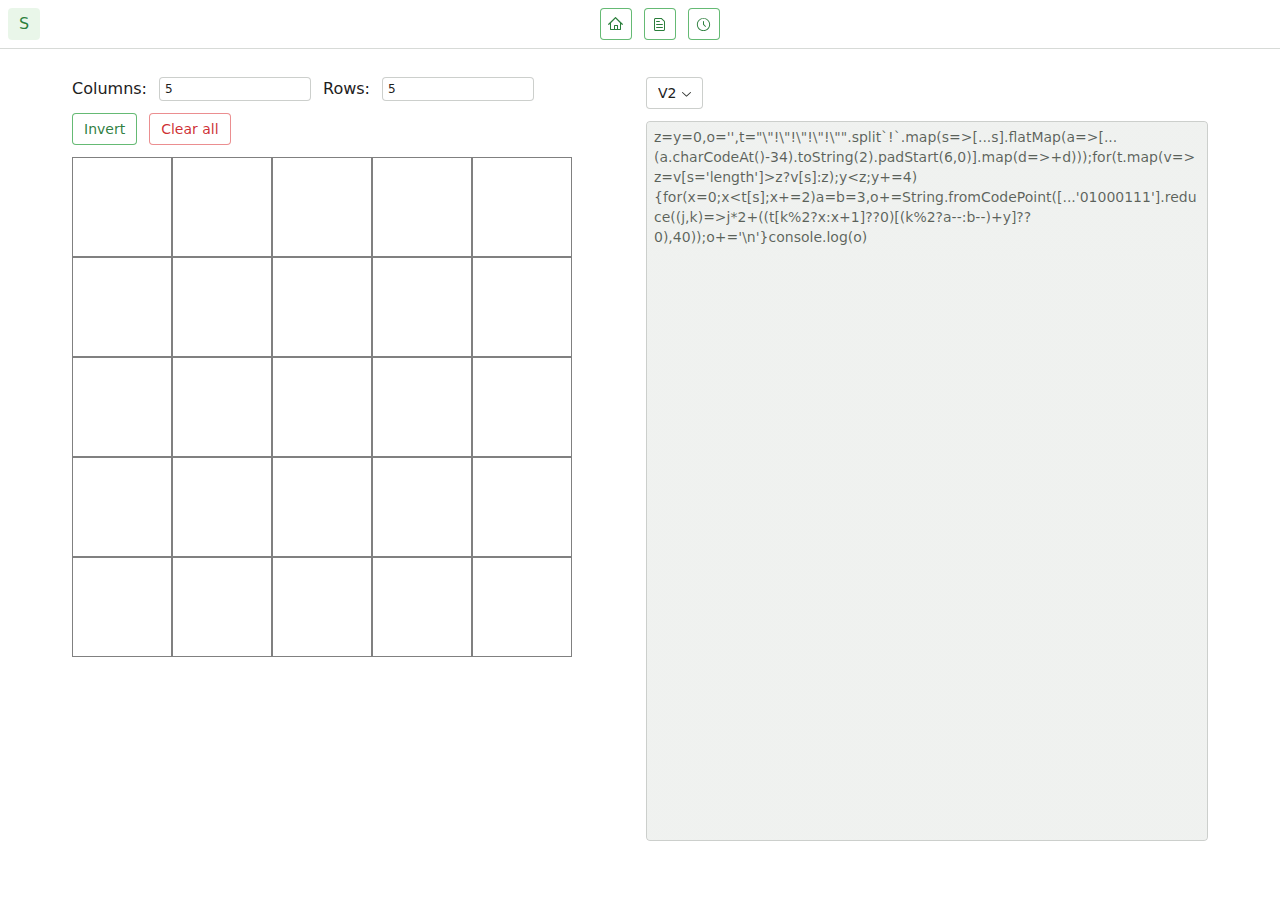
<file: projects/pixel.html>
<!DOCTYPE html><html lang="en"><head><meta charSet="utf-8"/><meta name="viewport" content="width=device-width, initial-scale=1"/><link rel="stylesheet" href="/_next/static/css/b29b0954ef9db4df.css" crossorigin="" data-precedence="next"/><link rel="preload" as="script" fetchPriority="low" href="/_next/static/chunks/webpack-4ce8fe60b7f1b3c7.js" crossorigin=""/><script src="/_next/static/chunks/90234aad-58869044b4bb270c.js" async="" crossorigin=""></script><script src="/_next/static/chunks/672-e00f611842f894e2.js" async="" crossorigin=""></script><script src="/_next/static/chunks/main-app-bfff10f620b27582.js" async="" crossorigin=""></script><script src="/_next/static/chunks/999-fee588a885abe752.js" async=""></script><script src="/_next/static/chunks/app/projects/pixel/page-9914ea8ec186c95c.js" async=""></script><script src="/_next/static/chunks/254-cc47274d4b23b786.js" async=""></script><script src="/_next/static/chunks/app/layout-27dfc4e52a475bc2.js" async=""></script><title>splitlane</title><meta name="description" content="splitlane"/><link rel="icon" href="/favicon.ico" type="image/x-icon" sizes="16x16"/><script src="/_next/static/chunks/polyfills-c67a75d1b6f99dc8.js" crossorigin="" noModule=""></script></head><body class="__className_aaf875"><div data-is-root-theme="true" data-accent-color="grass" data-gray-color="olive" data-has-background="true" data-panel-background="translucent" data-radius="medium" data-scaling="100%" class="radix-themes"><div dir="ltr" class="rt-ScrollAreaRoot h-screen" style="position:relative;--radix-scroll-area-corner-width:0px;--radix-scroll-area-corner-height:0px"><style>[data-radix-scroll-area-viewport]{scrollbar-width:none;-ms-overflow-style:none;-webkit-overflow-scrolling:touch;}[data-radix-scroll-area-viewport]::-webkit-scrollbar{display:none}</style><div data-radix-scroll-area-viewport="" class="rt-ScrollAreaViewport" style="overflow-x:hidden;overflow-y:hidden"><div style="min-width:100%;display:table"><div class="rt-Box relative"><div style="--height:8px" class="rt-Box rt-r-h no-print"></div><div class="rt-Flex rt-r-mb-2 rt-r-ml-2 no-print"><div class="rt-Flex rt-r-jc-start grow"><a data-state="closed" href="/"><span data-accent-color="" class="rt-reset rt-AvatarRoot rt-r-size-2 rt-variant-soft"><span class="rt-AvatarFallback"></span></span></a></div><div class="rt-Flex rt-r-jc-center rt-r-gap-3 grow mx-auto"><a data-state="closed" href="/"><button data-accent-color="" class="rt-reset rt-BaseButton rt-r-size-2 rt-variant-outline rt-IconButton"><svg width="15" height="15" viewBox="0 0 15 15" fill="none" xmlns="http://www.w3.org/2000/svg"><path d="M7.07926 0.222253C7.31275 -0.007434 7.6873 -0.007434 7.92079 0.222253L14.6708 6.86227C14.907 7.09465 14.9101 7.47453 14.6778 7.71076C14.4454 7.947 14.0655 7.95012 13.8293 7.71773L13 6.90201V12.5C13 12.7761 12.7762 13 12.5 13H2.50002C2.22388 13 2.00002 12.7761 2.00002 12.5V6.90201L1.17079 7.71773C0.934558 7.95012 0.554672 7.947 0.32229 7.71076C0.0899079 7.47453 0.0930283 7.09465 0.32926 6.86227L7.07926 0.222253ZM7.50002 1.49163L12 5.91831V12H10V8.49999C10 8.22385 9.77617 7.99999 9.50002 7.99999H6.50002C6.22388 7.99999 6.00002 8.22385 6.00002 8.49999V12H3.00002V5.91831L7.50002 1.49163ZM7.00002 12H9.00002V8.99999H7.00002V12Z" fill="currentColor" fill-rule="evenodd" clip-rule="evenodd"></path></svg></button></a><a data-state="closed" href="/classes"><button data-accent-color="" class="rt-reset rt-BaseButton rt-r-size-2 rt-variant-outline rt-IconButton"><svg width="15" height="15" viewBox="0 0 15 15" fill="none" xmlns="http://www.w3.org/2000/svg"><path d="M3 2.5C3 2.22386 3.22386 2 3.5 2H9.08579C9.21839 2 9.34557 2.05268 9.43934 2.14645L11.8536 4.56066C11.9473 4.65443 12 4.78161 12 4.91421V12.5C12 12.7761 11.7761 13 11.5 13H3.5C3.22386 13 3 12.7761 3 12.5V2.5ZM3.5 1C2.67157 1 2 1.67157 2 2.5V12.5C2 13.3284 2.67157 14 3.5 14H11.5C12.3284 14 13 13.3284 13 12.5V4.91421C13 4.51639 12.842 4.13486 12.5607 3.85355L10.1464 1.43934C9.86514 1.15804 9.48361 1 9.08579 1H3.5ZM4.5 4C4.22386 4 4 4.22386 4 4.5C4 4.77614 4.22386 5 4.5 5H7.5C7.77614 5 8 4.77614 8 4.5C8 4.22386 7.77614 4 7.5 4H4.5ZM4.5 7C4.22386 7 4 7.22386 4 7.5C4 7.77614 4.22386 8 4.5 8H10.5C10.7761 8 11 7.77614 11 7.5C11 7.22386 10.7761 7 10.5 7H4.5ZM4.5 10C4.22386 10 4 10.2239 4 10.5C4 10.7761 4.22386 11 4.5 11H10.5C10.7761 11 11 10.7761 11 10.5C11 10.2239 10.7761 10 10.5 10H4.5Z" fill="currentColor" fill-rule="evenodd" clip-rule="evenodd"></path></svg></button></a><a data-state="closed" href="/timeline"><button data-accent-color="" class="rt-reset rt-BaseButton rt-r-size-2 rt-variant-outline rt-IconButton"><svg width="15" height="15" viewBox="0 0 15 15" fill="none" xmlns="http://www.w3.org/2000/svg"><path d="M7.50009 0.877014C3.84241 0.877014 0.877258 3.84216 0.877258 7.49984C0.877258 11.1575 3.8424 14.1227 7.50009 14.1227C11.1578 14.1227 14.1229 11.1575 14.1229 7.49984C14.1229 3.84216 11.1577 0.877014 7.50009 0.877014ZM1.82726 7.49984C1.82726 4.36683 4.36708 1.82701 7.50009 1.82701C10.6331 1.82701 13.1729 4.36683 13.1729 7.49984C13.1729 10.6328 10.6331 13.1727 7.50009 13.1727C4.36708 13.1727 1.82726 10.6328 1.82726 7.49984ZM8 4.50001C8 4.22387 7.77614 4.00001 7.5 4.00001C7.22386 4.00001 7 4.22387 7 4.50001V7.50001C7 7.63262 7.05268 7.7598 7.14645 7.85357L9.14645 9.85357C9.34171 10.0488 9.65829 10.0488 9.85355 9.85357C10.0488 9.65831 10.0488 9.34172 9.85355 9.14646L8 7.29291V4.50001Z" fill="currentColor" fill-rule="evenodd" clip-rule="evenodd"></path></svg></button></a></div><div class="rt-Flex rt-r-jc-end grow"></div></div><span data-accent-color="gray" class="rt-Separator rt-r-orientation-horizontal rt-r-size-4 no-print"></span><div class="rt-Container rt-r-size-4"><div class="rt-ContainerInner"><div style="--height:28px" class="rt-Box rt-r-h"></div><div class="rt-Flex rt-r-gap-3"><div style="--width:50%;--height:100%" class="rt-Box rt-r-w rt-r-h"><div class="rt-Flex rt-r-gap-3"><span class="rt-Text">Columns:</span><div data-accent-color="" class="rt-TextFieldRoot rt-r-size-1 rt-variant-surface"><input spellCheck="false" class="rt-reset rt-TextFieldInput" value="5"/></div><span class="rt-Text">Rows:</span><div data-accent-color="" class="rt-TextFieldRoot rt-r-size-1 rt-variant-surface"><input spellCheck="false" class="rt-reset rt-TextFieldInput" value="5"/></div></div><div style="--height:12px" class="rt-Box rt-r-h"></div><div class="rt-Flex rt-r-gap-3"><button data-accent-color="" class="rt-reset rt-BaseButton rt-r-size-2 rt-variant-outline rt-Button">Invert</button><button data-accent-color="red" type="button" aria-haspopup="dialog" aria-expanded="false" aria-controls="radix-:R16quuukda:" data-state="closed" class="rt-reset rt-BaseButton rt-r-size-2 rt-variant-outline rt-Button">Clear all</button></div><div style="--height:12px" class="rt-Box rt-r-h"></div><div style="--width:500px" class="rt-Grid rt-r-gtc-5 rt-r-gtr-5 rt-r-w"><div style="background:#FFFFFF;border:1px solid grey;aspect-ratio:1" draggable="true" class="rt-Box"></div><div style="background:#FFFFFF;border:1px solid grey;aspect-ratio:1" draggable="true" class="rt-Box"></div><div style="background:#FFFFFF;border:1px solid grey;aspect-ratio:1" draggable="true" class="rt-Box"></div><div style="background:#FFFFFF;border:1px solid grey;aspect-ratio:1" draggable="true" class="rt-Box"></div><div style="background:#FFFFFF;border:1px solid grey;aspect-ratio:1" draggable="true" class="rt-Box"></div><div style="background:#FFFFFF;border:1px solid grey;aspect-ratio:1" draggable="true" class="rt-Box"></div><div style="background:#FFFFFF;border:1px solid grey;aspect-ratio:1" draggable="true" class="rt-Box"></div><div style="background:#FFFFFF;border:1px solid grey;aspect-ratio:1" draggable="true" class="rt-Box"></div><div style="background:#FFFFFF;border:1px solid grey;aspect-ratio:1" draggable="true" class="rt-Box"></div><div style="background:#FFFFFF;border:1px solid grey;aspect-ratio:1" draggable="true" class="rt-Box"></div><div style="background:#FFFFFF;border:1px solid grey;aspect-ratio:1" draggable="true" class="rt-Box"></div><div style="background:#FFFFFF;border:1px solid grey;aspect-ratio:1" draggable="true" class="rt-Box"></div><div style="background:#FFFFFF;border:1px solid grey;aspect-ratio:1" draggable="true" class="rt-Box"></div><div style="background:#FFFFFF;border:1px solid grey;aspect-ratio:1" draggable="true" class="rt-Box"></div><div style="background:#FFFFFF;border:1px solid grey;aspect-ratio:1" draggable="true" class="rt-Box"></div><div style="background:#FFFFFF;border:1px solid grey;aspect-ratio:1" draggable="true" class="rt-Box"></div><div style="background:#FFFFFF;border:1px solid grey;aspect-ratio:1" draggable="true" class="rt-Box"></div><div style="background:#FFFFFF;border:1px solid grey;aspect-ratio:1" draggable="true" class="rt-Box"></div><div style="background:#FFFFFF;border:1px solid grey;aspect-ratio:1" draggable="true" class="rt-Box"></div><div style="background:#FFFFFF;border:1px solid grey;aspect-ratio:1" draggable="true" class="rt-Box"></div><div style="background:#FFFFFF;border:1px solid grey;aspect-ratio:1" draggable="true" class="rt-Box"></div><div style="background:#FFFFFF;border:1px solid grey;aspect-ratio:1" draggable="true" class="rt-Box"></div><div style="background:#FFFFFF;border:1px solid grey;aspect-ratio:1" draggable="true" class="rt-Box"></div><div style="background:#FFFFFF;border:1px solid grey;aspect-ratio:1" draggable="true" class="rt-Box"></div><div style="background:#FFFFFF;border:1px solid grey;aspect-ratio:1" draggable="true" class="rt-Box"></div></div></div><div style="--width:50%" class="rt-Box rt-r-w"><button data-accent-color="" class="rt-reset rt-SelectTrigger rt-r-size-2 rt-variant-surface" type="button" role="combobox" aria-controls="radix-:R3auuukda:" aria-expanded="false" aria-autocomplete="none" dir="ltr" data-state="closed"><span class="rt-SelectTriggerInner"><span style="pointer-events:none"></span></span><svg width="9" height="9" viewBox="0 0 9 9" fill="currentcolor" xmlns="http://www.w3.org/2000/svg" class="rt-SelectIcon" aria-hidden="true"><path d="M0.135232 3.15803C0.324102 2.95657 0.640521 2.94637 0.841971 3.13523L4.5 6.56464L8.158 3.13523C8.3595 2.94637 8.6759 2.95657 8.8648 3.15803C9.0536 3.35949 9.0434 3.67591 8.842 3.86477L4.84197 7.6148C4.64964 7.7951 4.35036 7.7951 4.15803 7.6148L0.158031 3.86477C-0.0434285 3.67591 -0.0536285 3.35949 0.135232 3.15803Z"></path></svg></button><select aria-hidden="true" tabindex="-1" style="position:absolute;border:0;width:1px;height:1px;padding:0;margin:-1px;overflow:hidden;clip:rect(0, 0, 0, 0);white-space:nowrap;word-wrap:normal"></select><div style="--height:12px" class="rt-Box rt-r-h"></div><div data-accent-color="" class="rt-TextAreaRoot rt-r-size-2 rt-variant-surface whitespace-break-spaces" style="height:80vh"><textarea class="rt-reset rt-TextAreaInput" readOnly="">z=y=0,o=&#x27;&#x27;,t=&quot;\&quot;!\&quot;!\&quot;!\&quot;!\&quot;&quot;.split`!`.map(s=&gt;[...s].flatMap(a=&gt;[...(a.charCodeAt()-34).toString(2).padStart(6,0)].map(d=&gt;+d)));for(t.map(v=&gt;z=v[s=&#x27;length&#x27;]&gt;z?v[s]:z);y&lt;z;y+=4){for(x=0;x&lt;t[s];x+=2)a=b=3,o+=String.fromCodePoint([...&#x27;01000111&#x27;].reduce((j,k)=&gt;j*2+((t[k%2?x:x+1]??0)[(k%2?a--:b--)+y]??0),40));o+=&#x27;\n&#x27;}console.log(o)</textarea></div></div></div></div></div></div></div></div><div class="rt-ScrollAreaViewportFocusRing"></div></div></div><script src="/_next/static/chunks/webpack-4ce8fe60b7f1b3c7.js" crossorigin="" async=""></script><script>(self.__next_f=self.__next_f||[]).push([0]);self.__next_f.push([2,null])</script><script>self.__next_f.push([1,"1:HL[\"/_next/static/css/b29b0954ef9db4df.css\",\"style\",{\"crossOrigin\":\"\"}]\n0:\"$L2\"\n"])</script><script>self.__next_f.push([1,"3:I[7732,[],\"\"]\n5:I[9822,[],\"\"]\n6:I[7010,[\"999\",\"static/chunks/999-fee588a885abe752.js\",\"507\",\"static/chunks/app/projects/pixel/page-9914ea8ec186c95c.js\"],\"\"]\n7:I[3107,[],\"\"]\n8:I[6865,[],\"\"]\n9:I[6996,[\"999\",\"static/chunks/999-fee588a885abe752.js\",\"254\",\"static/chunks/254-cc47274d4b23b786.js\",\"185\",\"static/chunks/app/layout-27dfc4e52a475bc2.js\"],\"Theme\"]\na:I[5097,[\"999\",\"static/chunks/999-fee588a885abe752.js\",\"254\",\"static/chunks/254-cc47274d4b23b786.js\",\"185\",\"static/chunks/app/layout-27dfc4e52a475bc2.js\"],\"ScrollArea\"]\nb:I[8500,[\"999\",\"static/chunks/999-fee588a885abe752.js\",\"254\",\"static/chunks/254-cc47274d4b23b786.js\",\"185\",\"static/chunks/app/layout-27dfc4e52a475bc2.js\"],\"Tooltip\"]\nc:I[9254,[\"999\",\"static/chunks/999-fee588a885abe752.js\",\"254\",\"static/chunks/254-cc47274d4b23b786.js\",\"185\",\"static/chunks/app/layout-27dfc4e52a475bc2.js\"],\"\"]\nd:I[2398,[\"999\",\"static/chunks/999-fee588a885abe752.js\",\"254\",\"static/chunks/254-cc47274d4b23b786.js\",\"185\",\"static/chunks/app/layout-27dfc4e52a475bc2.js\"],\"Avatar\"]\ne:I[9835,[\"999\",\"static/chunks/999-fee588a885abe752.js\",\"254\",\"static/chunks/254-cc47274d4b23b786.js\",\"185\",\"static/chunks/app/layout-27dfc4e52a475bc2.js\"],\"Separator\"]\n10:I[8022,[],\"\"]\n11:[]\n"])</script><script>self.__next_f.push([1,"2:[[[\"$\",\"link\",\"0\",{\"rel\":\"stylesheet\",\"href\":\"/_next/static/css/b29b0954ef9db4df.css\",\"precedence\":\"next\",\"crossOrigin\":\"\"}]],[\"$\",\"$L3\",null,{\"buildId\":\"X-ENIUiZAM_6BBr_Ko2TG\",\"assetPrefix\":\"\",\"initialCanonicalUrl\":\"/projects/pixel\",\"initialTree\":[\"\",{\"children\":[\"projects\",{\"children\":[\"pixel\",{\"children\":[\"__PAGE__\",{}]}]}]},\"$undefined\",\"$undefined\",true],\"initialSeedData\":[\"\",{\"children\":[\"projects\",{\"children\":[\"pixel\",{\"children\":[\"__PAGE__\",{},[\"$L4\",[\"$\",\"$L5\",null,{\"propsForComponent\":{\"params\":{}},\"Component\":\"$6\",\"isStaticGeneration\":true}],null]]},[\"$\",\"$L7\",null,{\"parallelRouterKey\":\"children\",\"segmentPath\":[\"children\",\"projects\",\"children\",\"pixel\",\"children\"],\"loading\":\"$undefined\",\"loadingStyles\":\"$undefined\",\"loadingScripts\":\"$undefined\",\"hasLoading\":false,\"error\":\"$undefined\",\"errorStyles\":\"$undefined\",\"errorScripts\":\"$undefined\",\"template\":[\"$\",\"$L8\",null,{}],\"templateStyles\":\"$undefined\",\"templateScripts\":\"$undefined\",\"notFound\":\"$undefined\",\"notFoundStyles\":\"$undefined\",\"styles\":null}]]},[\"$\",\"$L7\",null,{\"parallelRouterKey\":\"children\",\"segmentPath\":[\"children\",\"projects\",\"children\"],\"loading\":\"$undefined\",\"loadingStyles\":\"$undefined\",\"loadingScripts\":\"$undefined\",\"hasLoading\":false,\"error\":\"$undefined\",\"errorStyles\":\"$undefined\",\"errorScripts\":\"$undefined\",\"template\":[\"$\",\"$L8\",null,{}],\"templateStyles\":\"$undefined\",\"templateScripts\":\"$undefined\",\"notFound\":\"$undefined\",\"notFoundStyles\":\"$undefined\",\"styles\":null}]]},[null,[\"$\",\"html\",null,{\"lang\":\"en\",\"children\":[\"$\",\"body\",null,{\"className\":\"__className_aaf875\",\"children\":[\"$\",\"$L9\",null,{\"accentColor\":\"grass\",\"children\":[\"$\",\"$La\",null,{\"scrollbars\":\"vertical\",\"className\":\"h-screen\",\"children\":[\"$\",\"div\",null,{\"children\":[[[\"$\",\"div\",null,{\"style\":{\"--height\":\"8px\"},\"className\":\"rt-Box rt-r-h no-print\"}],[\"$\",\"div\",null,{\"children\":[[\"$\",\"div\",null,{\"children\":[\"$\",\"$Lb\",null,{\"content\":\"Home\",\"children\":[\"$\",\"$Lc\",null,{\"href\":\"/\",\"children\":[\"$\",\"$Ld\",null,{\"src\":\"https://avatars.githubusercontent.com/u/118325498\",\"fallback\":\"S\",\"size\":\"2\"}]}]}],\"style\":\"$undefined\",\"className\":\"rt-Flex rt-r-jc-start grow\"}],[\"$\",\"div\",null,{\"children\":[[\"$\",\"$Lb\",null,{\"content\":\"Home\",\"children\":[\"$\",\"$Lc\",null,{\"href\":\"/\",\"children\":[\"$\",\"button\",null,{\"data-disabled\":\"$undefined\",\"data-accent-color\":\"\",\"data-radius\":\"$undefined\",\"style\":\"$undefined\",\"className\":\"rt-reset rt-BaseButton rt-r-size-2 rt-variant-outline rt-IconButton\",\"disabled\":\"$undefined\",\"children\":[\"$\",\"svg\",null,{\"width\":\"15\",\"height\":\"15\",\"viewBox\":\"0 0 15 15\",\"fill\":\"none\",\"xmlns\":\"http://www.w3.org/2000/svg\",\"children\":[\"$\",\"path\",null,{\"d\":\"M7.07926 0.222253C7.31275 -0.007434 7.6873 -0.007434 7.92079 0.222253L14.6708 6.86227C14.907 7.09465 14.9101 7.47453 14.6778 7.71076C14.4454 7.947 14.0655 7.95012 13.8293 7.71773L13 6.90201V12.5C13 12.7761 12.7762 13 12.5 13H2.50002C2.22388 13 2.00002 12.7761 2.00002 12.5V6.90201L1.17079 7.71773C0.934558 7.95012 0.554672 7.947 0.32229 7.71076C0.0899079 7.47453 0.0930283 7.09465 0.32926 6.86227L7.07926 0.222253ZM7.50002 1.49163L12 5.91831V12H10V8.49999C10 8.22385 9.77617 7.99999 9.50002 7.99999H6.50002C6.22388 7.99999 6.00002 8.22385 6.00002 8.49999V12H3.00002V5.91831L7.50002 1.49163ZM7.00002 12H9.00002V8.99999H7.00002V12Z\",\"fill\":\"currentColor\",\"fillRule\":\"evenodd\",\"clipRule\":\"evenodd\"}]}]}]}]}],[\"$\",\"$Lb\",null,{\"content\":\"Classes and grades\",\"children\":[\"$\",\"$Lc\",null,{\"href\":\"/classes\",\"children\":[\"$\",\"button\",null,{\"data-disabled\":\"$undefined\",\"data-accent-color\":\"\",\"data-radius\":\"$undefined\",\"style\":\"$undefined\",\"className\":\"rt-reset rt-BaseButton rt-r-size-2 rt-variant-outline rt-IconButton\",\"disabled\":\"$undefined\",\"children\":[\"$\",\"svg\",null,{\"width\":\"15\",\"height\":\"15\",\"viewBox\":\"0 0 15 15\",\"fill\":\"none\",\"xmlns\":\"http://www.w3.org/2000/svg\",\"children\":[\"$\",\"path\",null,{\"d\":\"M3 2.5C3 2.22386 3.22386 2 3.5 2H9.08579C9.21839 2 9.34557 2.05268 9.43934 2.14645L11.8536 4.56066C11.9473 4.65443 12 4.78161 12 4.91421V12.5C12 12.7761 11.7761 13 11.5 13H3.5C3.22386 13 3 12.7761 3 12.5V2.5ZM3.5 1C2.67157 1 2 1.67157 2 2.5V12.5C2 13.3284 2.67157 14 3.5 14H11.5C12.3284 14 13 13.3284 13 12.5V4.91421C13 4.51639 12.842 4.13486 12.5607 3.85355L10.1464 1.43934C9.86514 1.15804 9.48361 1 9.08579 1H3.5ZM4.5 4C4.22386 4 4 4.22386 4 4.5C4 4.77614 4.22386 5 4.5 5H7.5C7.77614 5 8 4.77614 8 4.5C8 4.22386 7.77614 4 7.5 4H4.5ZM4.5 7C4.22386 7 4 7.22386 4 7.5C4 7.77614 4.22386 8 4.5 8H10.5C10.7761 8 11 7.77614 11 7.5C11 7.22386 10.7761 7 10.5 7H4.5ZM4.5 10C4.22386 10 4 10.2239 4 10.5C4 10.7761 4.22386 11 4.5 11H10.5C10.7761 11 11 10.7761 11 10.5C11 10.2239 10.7761 10 10.5 10H4.5Z\",\"fill\":\"currentColor\",\"fillRule\":\"evenodd\",\"clipRule\":\"evenodd\"}]}]}]}]}],[\"$\",\"$Lb\",null,{\"content\":\"Timeline\",\"children\":[\"$\",\"$Lc\",null,{\"href\":\"/timeline\",\"children\":[\"$\",\"button\",null,{\"data-disabled\":\"$undefined\",\"data-accent-color\":\"\",\"data-radius\":\"$undefined\",\"style\":\"$undefined\",\"className\":\"rt-reset rt-BaseButton rt-r-size-2 rt-variant-outline rt-IconButton\",\"disabled\":\"$undefined\",\"children\":[\"$\",\"svg\",null,{\"width\":\"15\",\"height\":\"15\",\"viewBox\":\"0 0 15 15\",\"fill\":\"none\",\"xmlns\":\"http://www.w3.org/2000/svg\",\"children\":[\"$\",\"path\",null,{\"d\":\"M7.50009 0.877014C3.84241 0.877014 0.877258 3.84216 0.877258 7.49984C0.877258 11.1575 3.8424 14.1227 7.50009 14.1227C11.1578 14.1227 14.1229 11.1575 14.1229 7.49984C14.1229 3.84216 11.1577 0.877014 7.50009 0.877014ZM1.82726 7.49984C1.82726 4.36683 4.36708 1.82701 7.50009 1.82701C10.6331 1.82701 13.1729 4.36683 13.1729 7.49984C13.1729 10.6328 10.6331 13.1727 7.50009 13.1727C4.36708 13.1727 1.82726 10.6328 1.82726 7.49984ZM8 4.50001C8 4.22387 7.77614 4.00001 7.5 4.00001C7.22386 4.00001 7 4.22387 7 4.50001V7.50001C7 7.63262 7.05268 7.7598 7.14645 7.85357L9.14645 9.85357C9.34171 10.0488 9.65829 10.0488 9.85355 9.85357C10.0488 9.65831 10.0488 9.34172 9.85355 9.14646L8 7.29291V4.50001Z\",\"fill\":\"currentColor\",\"fillRule\":\"evenodd\",\"clipRule\":\"evenodd\"}]}]}]}]}]],\"style\":\"$undefined\",\"className\":\"rt-Flex rt-r-jc-center rt-r-gap-3 grow mx-auto\"}],[\"$\",\"div\",null,{\"style\":\"$undefined\",\"className\":\"rt-Flex rt-r-jc-end grow\"}]],\"style\":\"$undefined\",\"className\":\"rt-Flex rt-r-mb-2 rt-r-ml-2 no-print\"}],[\"$\",\"$Le\",null,{\"className\":\"no-print\",\"size\":\"4\",\"color\":\"grey\"}]],[\"$\",\"$L7\",null,{\"parallelRouterKey\":\"children\",\"segmentPath\":[\"children\"],\"loading\":\"$undefined\",\"loadingStyles\":\"$undefined\",\"loadingScripts\":\"$undefined\",\"hasLoading\":false,\"error\":\"$undefined\",\"errorStyles\":\"$undefined\",\"errorScripts\":\"$undefined\",\"template\":[\"$\",\"$L8\",null,{}],\"templateStyles\":\"$undefined\",\"templateScripts\":\"$undefined\",\"notFound\":[[\"$\",\"title\",null,{\"children\":\"404: This page could not be found.\"}],[\"$\",\"div\",null,{\"style\":{\"fontFamily\":\"system-ui,\\\"Segoe UI\\\",Roboto,Helvetica,Arial,sans-serif,\\\"Apple Color Emoji\\\",\\\"Segoe UI Emoji\\\"\",\"height\":\"100vh\",\"textAlign\":\"center\",\"display\":\"flex\",\"flexDirection\":\"column\",\"alignItems\":\"center\",\"justifyContent\":\"center\"},\"children\":[\"$\",\"div\",null,{\"children\":[[\"$\",\"style\",null,{\"dangerouslySetInnerHTML\":{\"__html\":\"body{color:#000;background:#fff;margin:0}.next-error-h1{border-right:1px solid rgba(0,0,0,.3)}@media (prefers-color-scheme:dark){body{color:#fff;background:#000}.next-error-h1{border-right:1px solid rgba(255,255,255,.3)}}\"}}],[\"$\",\"h1\",null,{\"className\":\"next-error-h1\",\"style\":{\"display\":\"inline-block\",\"margin\":\"0 20px 0 0\",\"padding\":\"0 23px 0 0\",\"fontSize\":24,\"fontWeight\":500,\"verticalAlign\":\"top\",\"lineHeight\":\"49px\"},\"children\":\"404\"}],[\"$\",\"div\",null,{\"style\":{\"display\":\"inline-block\"},\"children\":[\"$\",\"h2\",null,{\"style\":{\"fontSize\":14,\"fontWeight\":400,\"lineHeight\":\"49px\",\"margin\":0},\"children\":\"This page could not be found.\"}]}]]}]}]],\"notFoundStyles\":[],\"styles\":null}]],\"style\":\"$undefined\",\"className\":\"rt-Box relative\"}]}]}]}]}],null]],\"initialHead\":[false,\"$Lf\"],\"globalErrorComponent\":\"$10\",\"missingSlots\":\"$W11\"}]]\n"])</script><script>self.__next_f.push([1,"f:[[\"$\",\"meta\",\"0\",{\"name\":\"viewport\",\"content\":\"width=device-width, initial-scale=1\"}],[\"$\",\"meta\",\"1\",{\"charSet\":\"utf-8\"}],[\"$\",\"title\",\"2\",{\"children\":\"splitlane\"}],[\"$\",\"meta\",\"3\",{\"name\":\"description\",\"content\":\"splitlane\"}],[\"$\",\"link\",\"4\",{\"rel\":\"icon\",\"href\":\"/favicon.ico\",\"type\":\"image/x-icon\",\"sizes\":\"16x16\"}]]\n4:null\n"])</script><script>self.__next_f.push([1,""])</script></body></html>
</file>
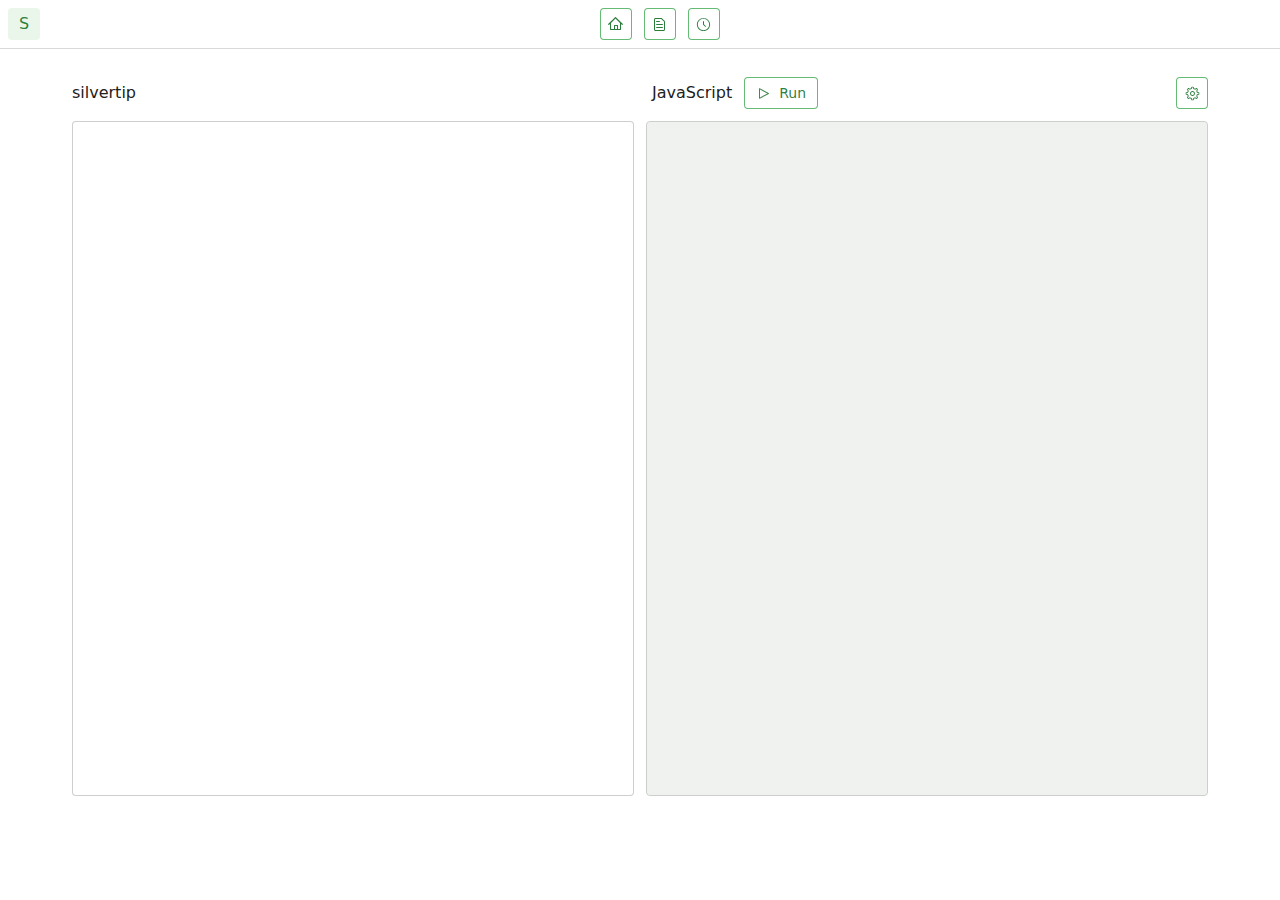
<file: projects/silvertip.html>
<!DOCTYPE html><html lang="en"><head><meta charSet="utf-8"/><meta name="viewport" content="width=device-width, initial-scale=1"/><link rel="stylesheet" href="/_next/static/css/b29b0954ef9db4df.css" crossorigin="" data-precedence="next"/><link rel="preload" as="script" fetchPriority="low" href="/_next/static/chunks/webpack-4ce8fe60b7f1b3c7.js" crossorigin=""/><script src="/_next/static/chunks/90234aad-58869044b4bb270c.js" async="" crossorigin=""></script><script src="/_next/static/chunks/672-e00f611842f894e2.js" async="" crossorigin=""></script><script src="/_next/static/chunks/main-app-bfff10f620b27582.js" async="" crossorigin=""></script><script src="/_next/static/chunks/f923c8e2-45ae5e7940ade453.js" async=""></script><script src="/_next/static/chunks/27358c12-04b351091e738f0e.js" async=""></script><script src="/_next/static/chunks/ddf337dc-1d38d24475b1c690.js" async=""></script><script src="/_next/static/chunks/923c3b3c-0314cc7c3b902577.js" async=""></script><script src="/_next/static/chunks/44ebb537-5b195f1da1e4cdf3.js" async=""></script><script src="/_next/static/chunks/999-fee588a885abe752.js" async=""></script><script src="/_next/static/chunks/599-18c3f0a80387538a.js" async=""></script><script src="/_next/static/chunks/app/projects/silvertip/page-8dc69d52aacb2e17.js" async=""></script><script src="/_next/static/chunks/254-cc47274d4b23b786.js" async=""></script><script src="/_next/static/chunks/app/layout-27dfc4e52a475bc2.js" async=""></script><title>splitlane</title><meta name="description" content="splitlane"/><link rel="icon" href="/favicon.ico" type="image/x-icon" sizes="16x16"/><script src="/_next/static/chunks/polyfills-c67a75d1b6f99dc8.js" crossorigin="" noModule=""></script></head><body class="__className_aaf875"><div data-is-root-theme="true" data-accent-color="grass" data-gray-color="olive" data-has-background="true" data-panel-background="translucent" data-radius="medium" data-scaling="100%" class="radix-themes"><div dir="ltr" class="rt-ScrollAreaRoot h-screen" style="position:relative;--radix-scroll-area-corner-width:0px;--radix-scroll-area-corner-height:0px"><style>[data-radix-scroll-area-viewport]{scrollbar-width:none;-ms-overflow-style:none;-webkit-overflow-scrolling:touch;}[data-radix-scroll-area-viewport]::-webkit-scrollbar{display:none}</style><div data-radix-scroll-area-viewport="" class="rt-ScrollAreaViewport" style="overflow-x:hidden;overflow-y:hidden"><div style="min-width:100%;display:table"><div class="rt-Box relative"><div style="--height:8px" class="rt-Box rt-r-h no-print"></div><div class="rt-Flex rt-r-mb-2 rt-r-ml-2 no-print"><div class="rt-Flex rt-r-jc-start grow"><a data-state="closed" href="/"><span data-accent-color="" class="rt-reset rt-AvatarRoot rt-r-size-2 rt-variant-soft"><span class="rt-AvatarFallback"></span></span></a></div><div class="rt-Flex rt-r-jc-center rt-r-gap-3 grow mx-auto"><a data-state="closed" href="/"><button data-accent-color="" class="rt-reset rt-BaseButton rt-r-size-2 rt-variant-outline rt-IconButton"><svg width="15" height="15" viewBox="0 0 15 15" fill="none" xmlns="http://www.w3.org/2000/svg"><path d="M7.07926 0.222253C7.31275 -0.007434 7.6873 -0.007434 7.92079 0.222253L14.6708 6.86227C14.907 7.09465 14.9101 7.47453 14.6778 7.71076C14.4454 7.947 14.0655 7.95012 13.8293 7.71773L13 6.90201V12.5C13 12.7761 12.7762 13 12.5 13H2.50002C2.22388 13 2.00002 12.7761 2.00002 12.5V6.90201L1.17079 7.71773C0.934558 7.95012 0.554672 7.947 0.32229 7.71076C0.0899079 7.47453 0.0930283 7.09465 0.32926 6.86227L7.07926 0.222253ZM7.50002 1.49163L12 5.91831V12H10V8.49999C10 8.22385 9.77617 7.99999 9.50002 7.99999H6.50002C6.22388 7.99999 6.00002 8.22385 6.00002 8.49999V12H3.00002V5.91831L7.50002 1.49163ZM7.00002 12H9.00002V8.99999H7.00002V12Z" fill="currentColor" fill-rule="evenodd" clip-rule="evenodd"></path></svg></button></a><a data-state="closed" href="/classes"><button data-accent-color="" class="rt-reset rt-BaseButton rt-r-size-2 rt-variant-outline rt-IconButton"><svg width="15" height="15" viewBox="0 0 15 15" fill="none" xmlns="http://www.w3.org/2000/svg"><path d="M3 2.5C3 2.22386 3.22386 2 3.5 2H9.08579C9.21839 2 9.34557 2.05268 9.43934 2.14645L11.8536 4.56066C11.9473 4.65443 12 4.78161 12 4.91421V12.5C12 12.7761 11.7761 13 11.5 13H3.5C3.22386 13 3 12.7761 3 12.5V2.5ZM3.5 1C2.67157 1 2 1.67157 2 2.5V12.5C2 13.3284 2.67157 14 3.5 14H11.5C12.3284 14 13 13.3284 13 12.5V4.91421C13 4.51639 12.842 4.13486 12.5607 3.85355L10.1464 1.43934C9.86514 1.15804 9.48361 1 9.08579 1H3.5ZM4.5 4C4.22386 4 4 4.22386 4 4.5C4 4.77614 4.22386 5 4.5 5H7.5C7.77614 5 8 4.77614 8 4.5C8 4.22386 7.77614 4 7.5 4H4.5ZM4.5 7C4.22386 7 4 7.22386 4 7.5C4 7.77614 4.22386 8 4.5 8H10.5C10.7761 8 11 7.77614 11 7.5C11 7.22386 10.7761 7 10.5 7H4.5ZM4.5 10C4.22386 10 4 10.2239 4 10.5C4 10.7761 4.22386 11 4.5 11H10.5C10.7761 11 11 10.7761 11 10.5C11 10.2239 10.7761 10 10.5 10H4.5Z" fill="currentColor" fill-rule="evenodd" clip-rule="evenodd"></path></svg></button></a><a data-state="closed" href="/timeline"><button data-accent-color="" class="rt-reset rt-BaseButton rt-r-size-2 rt-variant-outline rt-IconButton"><svg width="15" height="15" viewBox="0 0 15 15" fill="none" xmlns="http://www.w3.org/2000/svg"><path d="M7.50009 0.877014C3.84241 0.877014 0.877258 3.84216 0.877258 7.49984C0.877258 11.1575 3.8424 14.1227 7.50009 14.1227C11.1578 14.1227 14.1229 11.1575 14.1229 7.49984C14.1229 3.84216 11.1577 0.877014 7.50009 0.877014ZM1.82726 7.49984C1.82726 4.36683 4.36708 1.82701 7.50009 1.82701C10.6331 1.82701 13.1729 4.36683 13.1729 7.49984C13.1729 10.6328 10.6331 13.1727 7.50009 13.1727C4.36708 13.1727 1.82726 10.6328 1.82726 7.49984ZM8 4.50001C8 4.22387 7.77614 4.00001 7.5 4.00001C7.22386 4.00001 7 4.22387 7 4.50001V7.50001C7 7.63262 7.05268 7.7598 7.14645 7.85357L9.14645 9.85357C9.34171 10.0488 9.65829 10.0488 9.85355 9.85357C10.0488 9.65831 10.0488 9.34172 9.85355 9.14646L8 7.29291V4.50001Z" fill="currentColor" fill-rule="evenodd" clip-rule="evenodd"></path></svg></button></a></div><div class="rt-Flex rt-r-jc-end grow"></div></div><span data-accent-color="gray" class="rt-Separator rt-r-orientation-horizontal rt-r-size-4 no-print"></span><div class="rt-Container rt-r-size-4"><div class="rt-ContainerInner"><div style="--height:28px" class="rt-Box rt-r-h"></div><div class="rt-Flex rt-r-gap-3"><div style="--width:50%" class="rt-Flex rt-r-w"><span class="rt-Text my-auto">silvertip</span></div><div style="--width:40%" class="rt-Flex rt-r-w"><div class="rt-Flex rt-r-gap-3"><span class="rt-Text my-auto">JavaScript</span><button data-accent-color="" class="rt-reset rt-BaseButton rt-r-size-2 rt-variant-outline rt-Button"><svg width="15" height="15" viewBox="0 0 15 15" fill="none" xmlns="http://www.w3.org/2000/svg"><path d="M3.24182 2.32181C3.3919 2.23132 3.5784 2.22601 3.73338 2.30781L12.7334 7.05781C12.8974 7.14436 13 7.31457 13 7.5C13 7.68543 12.8974 7.85564 12.7334 7.94219L3.73338 12.6922C3.5784 12.774 3.3919 12.7687 3.24182 12.6782C3.09175 12.5877 3 12.4252 3 12.25V2.75C3 2.57476 3.09175 2.4123 3.24182 2.32181ZM4 3.57925V11.4207L11.4288 7.5L4 3.57925Z" fill="currentColor" fill-rule="evenodd" clip-rule="evenodd"></path></svg>Run</button></div></div><div class="rt-Box ml-auto"><button data-accent-color="" type="button" aria-haspopup="dialog" aria-expanded="false" aria-controls="radix-:R3auuukda:" data-state="closed" class="rt-reset rt-BaseButton rt-r-size-2 rt-variant-outline rt-IconButton ml-auto"><svg width="15" height="15" viewBox="0 0 15 15" fill="none" xmlns="http://www.w3.org/2000/svg"><path d="M7.07095 0.650238C6.67391 0.650238 6.32977 0.925096 6.24198 1.31231L6.0039 2.36247C5.6249 2.47269 5.26335 2.62363 4.92436 2.81013L4.01335 2.23585C3.67748 2.02413 3.23978 2.07312 2.95903 2.35386L2.35294 2.95996C2.0722 3.2407 2.0232 3.6784 2.23493 4.01427L2.80942 4.92561C2.62307 5.2645 2.47227 5.62594 2.36216 6.00481L1.31209 6.24287C0.924883 6.33065 0.650024 6.6748 0.650024 7.07183V7.92897C0.650024 8.32601 0.924883 8.67015 1.31209 8.75794L2.36228 8.99603C2.47246 9.375 2.62335 9.73652 2.80979 10.0755L2.2354 10.9867C2.02367 11.3225 2.07267 11.7602 2.35341 12.041L2.95951 12.6471C3.24025 12.9278 3.67795 12.9768 4.01382 12.7651L4.92506 12.1907C5.26384 12.377 5.62516 12.5278 6.0039 12.6379L6.24198 13.6881C6.32977 14.0753 6.67391 14.3502 7.07095 14.3502H7.92809C8.32512 14.3502 8.66927 14.0753 8.75705 13.6881L8.99505 12.6383C9.37411 12.5282 9.73573 12.3773 10.0748 12.1909L10.986 12.7653C11.3218 12.977 11.7595 12.928 12.0403 12.6473L12.6464 12.0412C12.9271 11.7604 12.9761 11.3227 12.7644 10.9869L12.1902 10.076C12.3768 9.73688 12.5278 9.37515 12.638 8.99596L13.6879 8.75794C14.0751 8.67015 14.35 8.32601 14.35 7.92897V7.07183C14.35 6.6748 14.0751 6.33065 13.6879 6.24287L12.6381 6.00488C12.528 5.62578 12.3771 5.26414 12.1906 4.92507L12.7648 4.01407C12.9766 3.6782 12.9276 3.2405 12.6468 2.95975L12.0407 2.35366C11.76 2.07292 11.3223 2.02392 10.9864 2.23565L10.0755 2.80989C9.73622 2.62328 9.37437 2.47229 8.99505 2.36209L8.75705 1.31231C8.66927 0.925096 8.32512 0.650238 7.92809 0.650238H7.07095ZM4.92053 3.81251C5.44724 3.44339 6.05665 3.18424 6.71543 3.06839L7.07095 1.50024H7.92809L8.28355 3.06816C8.94267 3.18387 9.5524 3.44302 10.0794 3.81224L11.4397 2.9547L12.0458 3.56079L11.1882 4.92117C11.5573 5.44798 11.8164 6.0575 11.9321 6.71638L13.5 7.07183V7.92897L11.932 8.28444C11.8162 8.94342 11.557 9.55301 11.1878 10.0798L12.0453 11.4402L11.4392 12.0462L10.0787 11.1886C9.55192 11.5576 8.94241 11.8166 8.28355 11.9323L7.92809 13.5002H7.07095L6.71543 11.932C6.0569 11.8162 5.44772 11.5572 4.92116 11.1883L3.56055 12.046L2.95445 11.4399L3.81213 10.0794C3.4431 9.55266 3.18403 8.94326 3.06825 8.2845L1.50002 7.92897V7.07183L3.06818 6.71632C3.18388 6.05765 3.44283 5.44833 3.81171 4.92165L2.95398 3.561L3.56008 2.95491L4.92053 3.81251ZM9.02496 7.50008C9.02496 8.34226 8.34223 9.02499 7.50005 9.02499C6.65786 9.02499 5.97513 8.34226 5.97513 7.50008C5.97513 6.65789 6.65786 5.97516 7.50005 5.97516C8.34223 5.97516 9.02496 6.65789 9.02496 7.50008ZM9.92496 7.50008C9.92496 8.83932 8.83929 9.92499 7.50005 9.92499C6.1608 9.92499 5.07513 8.83932 5.07513 7.50008C5.07513 6.16084 6.1608 5.07516 7.50005 5.07516C8.83929 5.07516 9.92496 6.16084 9.92496 7.50008Z" fill="currentColor" fill-rule="evenodd" clip-rule="evenodd"></path></svg></button></div></div><div style="--height:12px" class="rt-Box rt-r-h"></div><div class="rt-Flex rt-r-gap-3"><div style="--width:50%" class="rt-Box rt-r-w"><div data-accent-color="" class="rt-TextAreaRoot rt-r-size-2 rt-variant-surface" style="height:75vh"><textarea class="rt-reset rt-TextAreaInput" id="st"></textarea></div></div><div style="--width:50%" class="rt-Box rt-r-w"><div data-accent-color="" class="rt-TextAreaRoot rt-r-size-2 rt-variant-surface whitespace-break-spaces" style="height:75vh"><textarea class="rt-reset rt-TextAreaInput" readOnly=""></textarea></div></div></div></div></div></div></div></div><div class="rt-ScrollAreaViewportFocusRing"></div></div></div><script src="/_next/static/chunks/webpack-4ce8fe60b7f1b3c7.js" crossorigin="" async=""></script><script>(self.__next_f=self.__next_f||[]).push([0]);self.__next_f.push([2,null])</script><script>self.__next_f.push([1,"1:HL[\"/_next/static/css/b29b0954ef9db4df.css\",\"style\",{\"crossOrigin\":\"\"}]\n0:\"$L2\"\n"])</script><script>self.__next_f.push([1,"3:I[7732,[],\"\"]\n5:I[9822,[],\"\"]\n6:I[6126,[\"545\",\"static/chunks/f923c8e2-45ae5e7940ade453.js\",\"269\",\"static/chunks/27358c12-04b351091e738f0e.js\",\"472\",\"static/chunks/ddf337dc-1d38d24475b1c690.js\",\"487\",\"static/chunks/923c3b3c-0314cc7c3b902577.js\",\"553\",\"static/chunks/44ebb537-5b195f1da1e4cdf3.js\",\"999\",\"static/chunks/999-fee588a885abe752.js\",\"599\",\"static/chunks/599-18c3f0a80387538a.js\",\"87\",\"static/chunks/app/projects/silvertip/page-8dc69d52aacb2e17.js\"],\"\"]\n7:I[3107,[],\"\"]\n8:I[6865,[],\"\"]\n9:I[6996,[\"999\",\"static/chunks/999-fee588a885abe752.js\",\"254\",\"static/chunks/254-cc47274d4b23b786.js\",\"185\",\"static/chunks/app/layout-27dfc4e52a475bc2.js\"],\"Theme\"]\na:I[5097,[\"999\",\"static/chunks/999-fee588a885abe752.js\",\"254\",\"static/chunks/254-cc47274d4b23b786.js\",\"185\",\"static/chunks/app/layout-27dfc4e52a475bc2.js\"],\"ScrollArea\"]\nb:I[8500,[\"999\",\"static/chunks/999-fee588a885abe752.js\",\"254\",\"static/chunks/254-cc47274d4b23b786.js\",\"185\",\"static/chunks/app/layout-27dfc4e52a475bc2.js\"],\"Tooltip\"]\nc:I[9254,[\"999\",\"static/chunks/999-fee588a885abe752.js\",\"254\",\"static/chunks/254-cc47274d4b23b786.js\",\"185\",\"static/chunks/app/layout-27dfc4e52a475bc2.js\"],\"\"]\nd:I[2398,[\"999\",\"static/chunks/999-fee588a885abe752.js\",\"254\",\"static/chunks/254-cc47274d4b23b786.js\",\"185\",\"static/chunks/app/layout-27dfc4e52a475bc2.js\"],\"Avatar\"]\ne:I[9835,[\"999\",\"static/chunks/999-fee588a885abe752.js\",\"254\",\"static/chunks/254-cc47274d4b23b786.js\",\"185\",\"static/chunks/app/layout-27dfc4e52a475bc2.js\"],\"Separator\"]\n10:I[8022,[],\"\"]\n11:[]\n"])</script><script>self.__next_f.push([1,"2:[[[\"$\",\"link\",\"0\",{\"rel\":\"stylesheet\",\"href\":\"/_next/static/css/b29b0954ef9db4df.css\",\"precedence\":\"next\",\"crossOrigin\":\"\"}]],[\"$\",\"$L3\",null,{\"buildId\":\"X-ENIUiZAM_6BBr_Ko2TG\",\"assetPrefix\":\"\",\"initialCanonicalUrl\":\"/projects/silvertip\",\"initialTree\":[\"\",{\"children\":[\"projects\",{\"children\":[\"silvertip\",{\"children\":[\"__PAGE__\",{}]}]}]},\"$undefined\",\"$undefined\",true],\"initialSeedData\":[\"\",{\"children\":[\"projects\",{\"children\":[\"silvertip\",{\"children\":[\"__PAGE__\",{},[\"$L4\",[\"$\",\"$L5\",null,{\"propsForComponent\":{\"params\":{}},\"Component\":\"$6\",\"isStaticGeneration\":true}],null]]},[\"$\",\"$L7\",null,{\"parallelRouterKey\":\"children\",\"segmentPath\":[\"children\",\"projects\",\"children\",\"silvertip\",\"children\"],\"loading\":\"$undefined\",\"loadingStyles\":\"$undefined\",\"loadingScripts\":\"$undefined\",\"hasLoading\":false,\"error\":\"$undefined\",\"errorStyles\":\"$undefined\",\"errorScripts\":\"$undefined\",\"template\":[\"$\",\"$L8\",null,{}],\"templateStyles\":\"$undefined\",\"templateScripts\":\"$undefined\",\"notFound\":\"$undefined\",\"notFoundStyles\":\"$undefined\",\"styles\":null}]]},[\"$\",\"$L7\",null,{\"parallelRouterKey\":\"children\",\"segmentPath\":[\"children\",\"projects\",\"children\"],\"loading\":\"$undefined\",\"loadingStyles\":\"$undefined\",\"loadingScripts\":\"$undefined\",\"hasLoading\":false,\"error\":\"$undefined\",\"errorStyles\":\"$undefined\",\"errorScripts\":\"$undefined\",\"template\":[\"$\",\"$L8\",null,{}],\"templateStyles\":\"$undefined\",\"templateScripts\":\"$undefined\",\"notFound\":\"$undefined\",\"notFoundStyles\":\"$undefined\",\"styles\":null}]]},[null,[\"$\",\"html\",null,{\"lang\":\"en\",\"children\":[\"$\",\"body\",null,{\"className\":\"__className_aaf875\",\"children\":[\"$\",\"$L9\",null,{\"accentColor\":\"grass\",\"children\":[\"$\",\"$La\",null,{\"scrollbars\":\"vertical\",\"className\":\"h-screen\",\"children\":[\"$\",\"div\",null,{\"children\":[[[\"$\",\"div\",null,{\"style\":{\"--height\":\"8px\"},\"className\":\"rt-Box rt-r-h no-print\"}],[\"$\",\"div\",null,{\"children\":[[\"$\",\"div\",null,{\"children\":[\"$\",\"$Lb\",null,{\"content\":\"Home\",\"children\":[\"$\",\"$Lc\",null,{\"href\":\"/\",\"children\":[\"$\",\"$Ld\",null,{\"src\":\"https://avatars.githubusercontent.com/u/118325498\",\"fallback\":\"S\",\"size\":\"2\"}]}]}],\"style\":\"$undefined\",\"className\":\"rt-Flex rt-r-jc-start grow\"}],[\"$\",\"div\",null,{\"children\":[[\"$\",\"$Lb\",null,{\"content\":\"Home\",\"children\":[\"$\",\"$Lc\",null,{\"href\":\"/\",\"children\":[\"$\",\"button\",null,{\"data-disabled\":\"$undefined\",\"data-accent-color\":\"\",\"data-radius\":\"$undefined\",\"style\":\"$undefined\",\"className\":\"rt-reset rt-BaseButton rt-r-size-2 rt-variant-outline rt-IconButton\",\"disabled\":\"$undefined\",\"children\":[\"$\",\"svg\",null,{\"width\":\"15\",\"height\":\"15\",\"viewBox\":\"0 0 15 15\",\"fill\":\"none\",\"xmlns\":\"http://www.w3.org/2000/svg\",\"children\":[\"$\",\"path\",null,{\"d\":\"M7.07926 0.222253C7.31275 -0.007434 7.6873 -0.007434 7.92079 0.222253L14.6708 6.86227C14.907 7.09465 14.9101 7.47453 14.6778 7.71076C14.4454 7.947 14.0655 7.95012 13.8293 7.71773L13 6.90201V12.5C13 12.7761 12.7762 13 12.5 13H2.50002C2.22388 13 2.00002 12.7761 2.00002 12.5V6.90201L1.17079 7.71773C0.934558 7.95012 0.554672 7.947 0.32229 7.71076C0.0899079 7.47453 0.0930283 7.09465 0.32926 6.86227L7.07926 0.222253ZM7.50002 1.49163L12 5.91831V12H10V8.49999C10 8.22385 9.77617 7.99999 9.50002 7.99999H6.50002C6.22388 7.99999 6.00002 8.22385 6.00002 8.49999V12H3.00002V5.91831L7.50002 1.49163ZM7.00002 12H9.00002V8.99999H7.00002V12Z\",\"fill\":\"currentColor\",\"fillRule\":\"evenodd\",\"clipRule\":\"evenodd\"}]}]}]}]}],[\"$\",\"$Lb\",null,{\"content\":\"Classes and grades\",\"children\":[\"$\",\"$Lc\",null,{\"href\":\"/classes\",\"children\":[\"$\",\"button\",null,{\"data-disabled\":\"$undefined\",\"data-accent-color\":\"\",\"data-radius\":\"$undefined\",\"style\":\"$undefined\",\"className\":\"rt-reset rt-BaseButton rt-r-size-2 rt-variant-outline rt-IconButton\",\"disabled\":\"$undefined\",\"children\":[\"$\",\"svg\",null,{\"width\":\"15\",\"height\":\"15\",\"viewBox\":\"0 0 15 15\",\"fill\":\"none\",\"xmlns\":\"http://www.w3.org/2000/svg\",\"children\":[\"$\",\"path\",null,{\"d\":\"M3 2.5C3 2.22386 3.22386 2 3.5 2H9.08579C9.21839 2 9.34557 2.05268 9.43934 2.14645L11.8536 4.56066C11.9473 4.65443 12 4.78161 12 4.91421V12.5C12 12.7761 11.7761 13 11.5 13H3.5C3.22386 13 3 12.7761 3 12.5V2.5ZM3.5 1C2.67157 1 2 1.67157 2 2.5V12.5C2 13.3284 2.67157 14 3.5 14H11.5C12.3284 14 13 13.3284 13 12.5V4.91421C13 4.51639 12.842 4.13486 12.5607 3.85355L10.1464 1.43934C9.86514 1.15804 9.48361 1 9.08579 1H3.5ZM4.5 4C4.22386 4 4 4.22386 4 4.5C4 4.77614 4.22386 5 4.5 5H7.5C7.77614 5 8 4.77614 8 4.5C8 4.22386 7.77614 4 7.5 4H4.5ZM4.5 7C4.22386 7 4 7.22386 4 7.5C4 7.77614 4.22386 8 4.5 8H10.5C10.7761 8 11 7.77614 11 7.5C11 7.22386 10.7761 7 10.5 7H4.5ZM4.5 10C4.22386 10 4 10.2239 4 10.5C4 10.7761 4.22386 11 4.5 11H10.5C10.7761 11 11 10.7761 11 10.5C11 10.2239 10.7761 10 10.5 10H4.5Z\",\"fill\":\"currentColor\",\"fillRule\":\"evenodd\",\"clipRule\":\"evenodd\"}]}]}]}]}],[\"$\",\"$Lb\",null,{\"content\":\"Timeline\",\"children\":[\"$\",\"$Lc\",null,{\"href\":\"/timeline\",\"children\":[\"$\",\"button\",null,{\"data-disabled\":\"$undefined\",\"data-accent-color\":\"\",\"data-radius\":\"$undefined\",\"style\":\"$undefined\",\"className\":\"rt-reset rt-BaseButton rt-r-size-2 rt-variant-outline rt-IconButton\",\"disabled\":\"$undefined\",\"children\":[\"$\",\"svg\",null,{\"width\":\"15\",\"height\":\"15\",\"viewBox\":\"0 0 15 15\",\"fill\":\"none\",\"xmlns\":\"http://www.w3.org/2000/svg\",\"children\":[\"$\",\"path\",null,{\"d\":\"M7.50009 0.877014C3.84241 0.877014 0.877258 3.84216 0.877258 7.49984C0.877258 11.1575 3.8424 14.1227 7.50009 14.1227C11.1578 14.1227 14.1229 11.1575 14.1229 7.49984C14.1229 3.84216 11.1577 0.877014 7.50009 0.877014ZM1.82726 7.49984C1.82726 4.36683 4.36708 1.82701 7.50009 1.82701C10.6331 1.82701 13.1729 4.36683 13.1729 7.49984C13.1729 10.6328 10.6331 13.1727 7.50009 13.1727C4.36708 13.1727 1.82726 10.6328 1.82726 7.49984ZM8 4.50001C8 4.22387 7.77614 4.00001 7.5 4.00001C7.22386 4.00001 7 4.22387 7 4.50001V7.50001C7 7.63262 7.05268 7.7598 7.14645 7.85357L9.14645 9.85357C9.34171 10.0488 9.65829 10.0488 9.85355 9.85357C10.0488 9.65831 10.0488 9.34172 9.85355 9.14646L8 7.29291V4.50001Z\",\"fill\":\"currentColor\",\"fillRule\":\"evenodd\",\"clipRule\":\"evenodd\"}]}]}]}]}]],\"style\":\"$undefined\",\"className\":\"rt-Flex rt-r-jc-center rt-r-gap-3 grow mx-auto\"}],[\"$\",\"div\",null,{\"style\":\"$undefined\",\"className\":\"rt-Flex rt-r-jc-end grow\"}]],\"style\":\"$undefined\",\"className\":\"rt-Flex rt-r-mb-2 rt-r-ml-2 no-print\"}],[\"$\",\"$Le\",null,{\"className\":\"no-print\",\"size\":\"4\",\"color\":\"grey\"}]],[\"$\",\"$L7\",null,{\"parallelRouterKey\":\"children\",\"segmentPath\":[\"children\"],\"loading\":\"$undefined\",\"loadingStyles\":\"$undefined\",\"loadingScripts\":\"$undefined\",\"hasLoading\":false,\"error\":\"$undefined\",\"errorStyles\":\"$undefined\",\"errorScripts\":\"$undefined\",\"template\":[\"$\",\"$L8\",null,{}],\"templateStyles\":\"$undefined\",\"templateScripts\":\"$undefined\",\"notFound\":[[\"$\",\"title\",null,{\"children\":\"404: This page could not be found.\"}],[\"$\",\"div\",null,{\"style\":{\"fontFamily\":\"system-ui,\\\"Segoe UI\\\",Roboto,Helvetica,Arial,sans-serif,\\\"Apple Color Emoji\\\",\\\"Segoe UI Emoji\\\"\",\"height\":\"100vh\",\"textAlign\":\"center\",\"display\":\"flex\",\"flexDirection\":\"column\",\"alignItems\":\"center\",\"justifyContent\":\"center\"},\"children\":[\"$\",\"div\",null,{\"children\":[[\"$\",\"style\",null,{\"dangerouslySetInnerHTML\":{\"__html\":\"body{color:#000;background:#fff;margin:0}.next-error-h1{border-right:1px solid rgba(0,0,0,.3)}@media (prefers-color-scheme:dark){body{color:#fff;background:#000}.next-error-h1{border-right:1px solid rgba(255,255,255,.3)}}\"}}],[\"$\",\"h1\",null,{\"className\":\"next-error-h1\",\"style\":{\"display\":\"inline-block\",\"margin\":\"0 20px 0 0\",\"padding\":\"0 23px 0 0\",\"fontSize\":24,\"fontWeight\":500,\"verticalAlign\":\"top\",\"lineHeight\":\"49px\"},\"children\":\"404\"}],[\"$\",\"div\",null,{\"style\":{\"display\":\"inline-block\"},\"children\":[\"$\",\"h2\",null,{\"style\":{\"fontSize\":14,\"fontWeight\":400,\"lineHeight\":\"49px\",\"margin\":0},\"children\":\"This page could not be found.\"}]}]]}]}]],\"notFoundStyles\":[],\"styles\":null}]],\"style\":\"$undefined\",\"className\":\"rt-Box relative\"}]}]}]}]}],null]],\"initialHead\":[false,\"$Lf\"],\"globalErrorComponent\":\"$10\",\"missingSlots\":\"$W11\"}]]\n"])</script><script>self.__next_f.push([1,"f:[[\"$\",\"meta\",\"0\",{\"name\":\"viewport\",\"content\":\"width=device-width, initial-scale=1\"}],[\"$\",\"meta\",\"1\",{\"charSet\":\"utf-8\"}],[\"$\",\"title\",\"2\",{\"children\":\"splitlane\"}],[\"$\",\"meta\",\"3\",{\"name\":\"description\",\"content\":\"splitlane\"}],[\"$\",\"link\",\"4\",{\"rel\":\"icon\",\"href\":\"/favicon.ico\",\"type\":\"image/x-icon\",\"sizes\":\"16x16\"}]]\n4:null\n"])</script><script>self.__next_f.push([1,""])</script></body></html>
</file>
